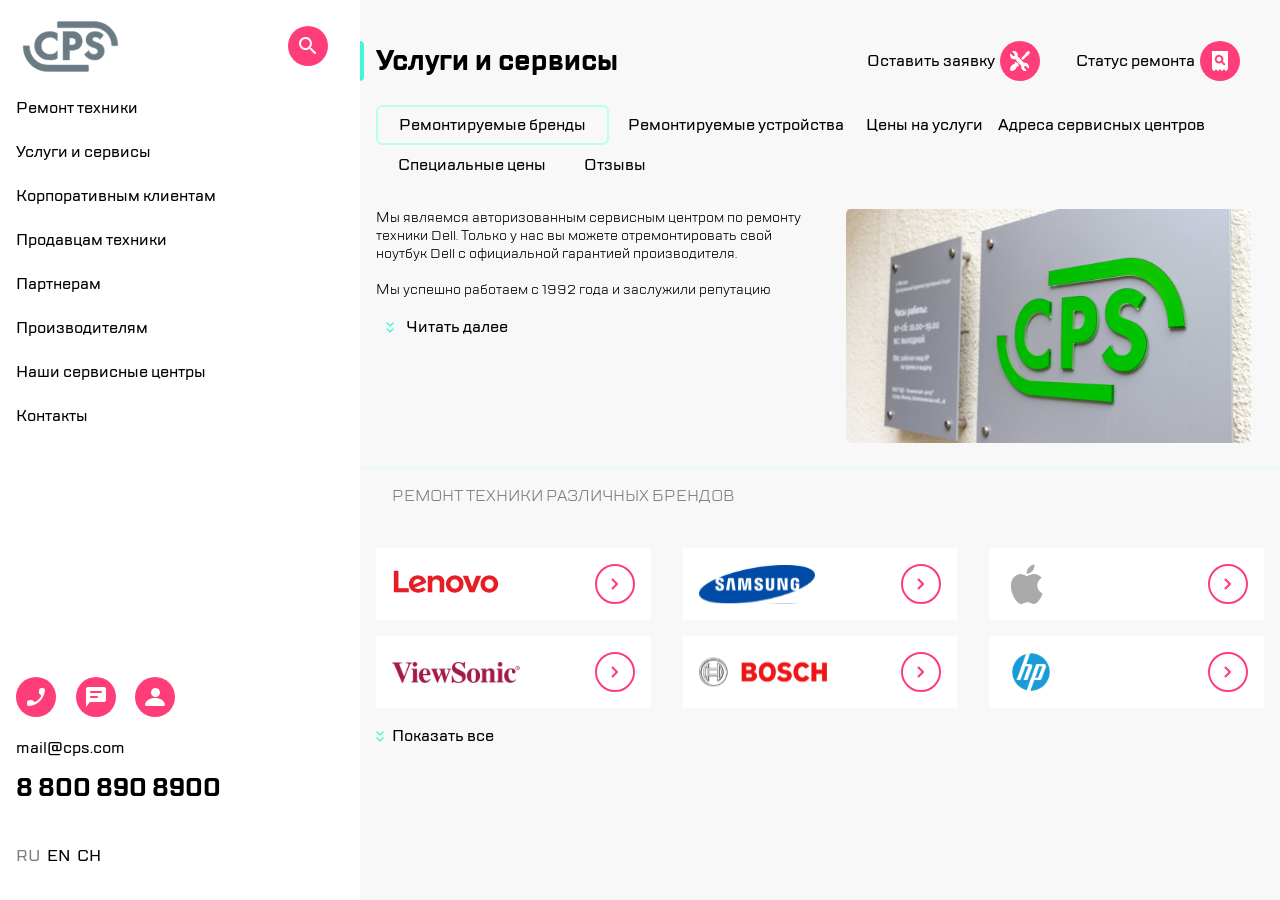
<file: index.html>
<html lang="ru" xmlns="http://www.w3.org/1999/html">
<head>
    <meta charset="UTF-8">
    <title>тест</title>
    <link rel="stylesheet" href="https://unpkg.com/swiper/swiper-bundle.min.css">
    <link href="style.css" rel="stylesheet"/>
    <script src="script.js"></script>
    <script src="https://unpkg.com/swiper/swiper-bundle.min.js"></script>
    <script src="swiper.js"></script>
    <meta content="text/html;charset=UTF-8" http-equiv="Content-type"/>
    <meta name="viewport" content="width=device-width, initial-scale=1.0">
</head>
<body>
<div class="app">
<div class="left-side">
    <div class="burger-menu">
        <div class="container-top">
            <div class="burger-menu__header">
                <div class="burger-menu__header-left">
                    <button class="burger-menu__exit-button" aria-label="кнопка выхода"></button>
                    <img  class="burger-menu__logo" src="img/logo.svg" alt="логотип компании">
                </div>
                <div class="burger-menu__header-right">
                    <div class="burger-menu__search">
                        <button class="burger-menu__search-button" aria-label="кнопка поиска"></button>
                    </div>
                </div>
            </div>
            <nav class="burger-menu__main">
                <ul>
                    <li class="burger-menu__item">
                        <a href="#" class="burger-menu__link" tabindex="0">Ремонт техники</a>
                    </li>
                    <li class="burger-menu__item">
                        <a href="#" class="burger-menu__link" tabindex="0">Услуги и сервисы</a>
                    </li>
                    <li class="burger-menu__item">
                        <a href="#" class="burger-menu__link" tabindex="0">Корпоративным клиентам</a>
                    </li>
                    <li class="burger-menu__item">
                        <a href="#" class="burger-menu__link" tabindex="0">Продавцам техники</a>
                    </li>
                    <li class="burger-menu__item">
                        <a href="#" class="burger-menu__link" tabindex="0">Партнерам</a>
                    </li>
                    <li class="burger-menu__item">
                        <a href="#" class="burger-menu__link" tabindex="0">Производителям</a>
                    </li>
                    <li class="burger-menu__item">
                        <a href="#" class="burger-menu__link" tabindex="0">Наши сервисные центры</a>
                    </li>
                    <li class="burger-menu__item">
                        <a href="#" class="burger-menu__link" tabindex="0">Контакты</a>
                    </li>
                </ul>
            </nav>
        </div>
        <div class="container-bottom">
            <div class="burger-menu__bottom">
                <div class="burger-menu__bottom-button">
                    <button class="telephone-button" aria-label="Telephone button"></button>
                    <button class="messages-button" aria-label="messages button"></button>
                    <button class="contact-button" aria-label="contact button"></button>
                </div>
                <div class="burger-menu__bottom-mail">
                    <a href="mailto:mail@cps.com">mail@cps.com</a>
                </div>
                <div class="burger-menu__bottom-telephone">
                    <a href="tel:+88008908900">8 800 890 8900</a>
                </div>
                <div class="burger-menu__bottom-languages">
                    <input type="radio" id="lang-ru" name="language" class="burger-menu__radio" checked>
                    <label for="lang-ru" class="burger-menu__bottom-languages-item burger-menu__bottom-languages-item--active">RU</label>

                    <input type="radio" id="lang-en" name="language" class="burger-menu__radio">
                    <label for="lang-en" class="burger-menu__bottom-languages-item">EN</label>

                    <input type="radio" id="lang-ch" name="language" class="burger-menu__radio">
                    <label for="lang-ch" class="burger-menu__bottom-languages-item">CH</label>
                </div>
            </div>
        </div>
    </div>
</div>
<div class="right-side">
<header class="header">
    <nav class="nav-bar">
        <div class="nav-bar__left-menu">
            <div class="nav-bar__burger">
                <button class="burger-button" aria-label="Menu"></button>
            </div>
            <div class="nav-bar__logo">
                <img  src="img/logo.svg" alt="логотип компании">
            </div>

        </div>
        <div class="nav-bar__right-menu">

            <div class="nav-bar__telephone">
                <button class="telephone-button" aria-label="Telephone button"></button>
            </div>

            <div class="nav-bar__messages">
                <button class="messages-button" aria-label="messages button"></button>
            </div>

            <div class="nav-bar__contact">
                <button class="contact-button" aria-label="contact button"></button>
            </div>

            <div class="nav-bar__repair">
                <button class="repair-button" aria-label="Repair button"></button>
            </div>

            <div class="nav-bar__check">
                <button class="check-status-button" aria-label="Check status button"></button>
            </div>
        </div>
    </nav>

</header>

<main class="main">
    <div class="title">
        <div class="title__left">
            <div class="title__effect"></div>
            <span class="title__text">Услуги и сервисы</span>
        </div>
        <div class="title__right">
            <div class="title__repair">
                <button class="title__repair-button" aria-label="Repair button">
                    <span class="title__repair-button-text" >Оставить заявку</span>
                    <span class="title__repair-button-logo-background"></span>
                </button>
            </div>
            <div class="title__check">
                <button class="title__check-status-button" aria-label="Check status button">
                    <span class="title__check-status-button-text" >Статус ремонта</span>
                    <span class="title__check-status-button-logo-background"></span>
                </button>
            </div>
        </div>
    </div>
    <nav class="lst-service" aria-label="Список услуг">
        <ul class="lst-service__list">
            <li class="lst-service__repaired">
                <a href="#" class="lst-service__link active" aria-label="Ремонтируемые бренды">Ремонтируемые бренды</a>
            </li>
            <li class="lst-service__additional-services">
                <a href="#" class="lst-service__link" aria-label="Ремонтируемые устройства">Ремонтируемые устройства</a>
            </li>
            <li class="lst-service__prices">
                <a href="#" class="lst-service__link" aria-label="Цены на услуги">Цены на услуги</a>
            </li>
            <li class="lst-service__addresses">
                <a href="#" class="lst-service__link" aria-label="Адреса сервисных центров">Адреса сервисных центров</a>
            </li>
            <li class="lst-service__special-prices">
                <a href="#" class="lst-service__link" aria-label="Специальные цены">Специальные цены</a>
            </li>
            <li class="lst-service__reviews">
                <a href="#" class="lst-service__link" aria-label="Отзывы">Отзывы</a>
            </li>
        </ul>
    </nav>
    <div class="content">
        <div class="content__left">
            <article class="content__description">
        <span>Мы являемся авторизованным сервисным центром по ремонту техники Dell. Только у нас вы можете отремонтировать свой ноутбук Dell с официальной гарантией производителя.</br></br>
            Мы успешно работаем с 1992 года и заслужили репутацию надежного партнера, что подтверждает большое количество постоянных клиентов. Мы гордимся тем, что к нам обращаются по рекомендациям и, в свою очередь, советуют нас родным и близким.</span>
            </article>
            <div class="content__read-more">
                <button class="content__read-more-button" aria-label="read more">
                    <span class="content__read-more-text">Читать далее</span>
                </button>
            </div>
        </div>
        <div class="content__right">
            <div class="content__decorative-image">
                <img src="img/backround.jpg" alt="информация о компании" class="content-image">
            </div>
        </div>
    </div>
    <div class="brand-menu">
        <div class="brand-menu__header">Ремонт техники различных брендов</div>
        <nav class="brand-menu__body swiper">
            <ul class="brand-menu__list swiper-wrapper">
                <li class="brand-menu__item swiper-slide">
                    <img class="brand-menu__item-img" src="img/lenovo.svg" alt="lenovo">
                    <a href="#" class="brand-menu__item-button"></a>
                </li>
                <li class="brand-menu__item swiper-slide">
                    <img class="brand-menu__item-img" src="img/samsung.svg" alt="samsung">
                    <a href="#" class="brand-menu__item-button"></a>
                </li>
                <li class="brand-menu__item swiper-slide">
                    <img class="brand-menu__item-img" src="img/apple.svg" alt="apple">
                    <a href="#" class="brand-menu__item-button"></a>
                </li>
                <li class="brand-menu__item swiper-slide">
                    <img class="brand-menu__item-img" src="img/ViewSonic.svg" alt="viewsonic">
                    <a href="#" class="brand-menu__item-button"></a>
                </li>
                <li class="brand-menu__item swiper-slide">
                    <img class="brand-menu__item-img" src="img/bosch.svg" alt="bosch">
                    <a href="#" class="brand-menu__item-button"></a>
                </li>
                <li class="brand-menu__item swiper-slide">
                    <img class="brand-menu__item-img" src="img/hp.svg" alt="hp">
                    <a href="#" class="brand-menu__item-button"></a>
                </li>
                <li class="brand-menu__item swiper-slide">
                    <img class="brand-menu__item-img" src="img/acer.svg" alt="acer">
                    <a href="#" class="brand-menu__item-button"></a>
                </li>
                <li class="brand-menu__item swiper-slide">
                    <img class="brand-menu__item-img" src="img/sony.svg" alt="sony">
                    <a href="#" class="brand-menu__item-button"></a>
                </li>
                <li class="brand-menu__item swiper-slide">
                    <img class="brand-menu__item-img" src="img/lenovo.svg" alt="lenovo">
                    <a href="#" class="brand-menu__item-button"></a>
                </li>
                <li class="brand-menu__item swiper-slide">
                    <img class="brand-menu__item-img" src="img/samsung.svg" alt="samsung">
                    <a href="#" class="brand-menu__item-button"></a>
                </li>
                <li class="brand-menu__item swiper-slide">
                    <img class="brand-menu__item-img" src="img/apple.svg" alt="apple">
                    <a href="#" class="brand-menu__item-button"></a>
                </li>
            </ul>
            <div class="swiper-pagination"></div>
        </nav>
        <button class="brand-menu__toggle">
            <span class="toggle-text">Показать все</span>
        </button>
    </div>
</main>
</div>
</div>
</body>
</html>
</file>
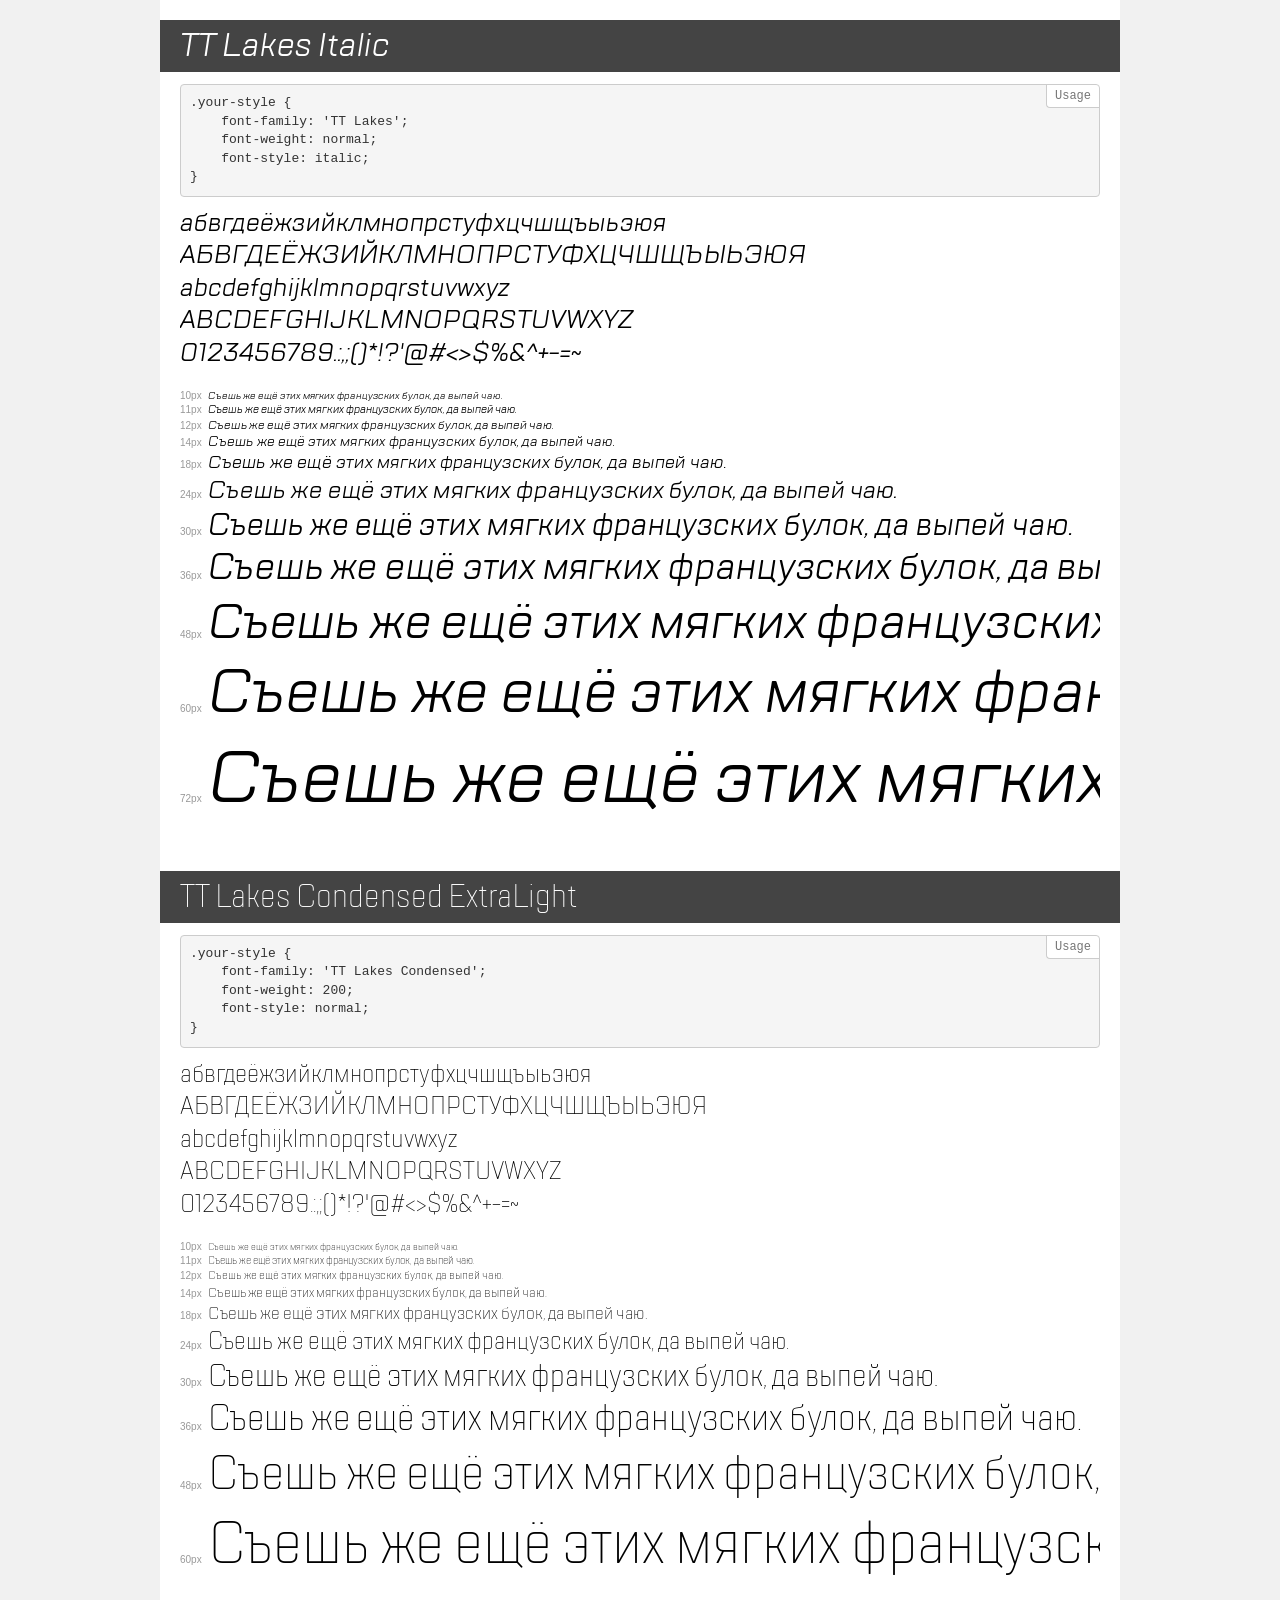
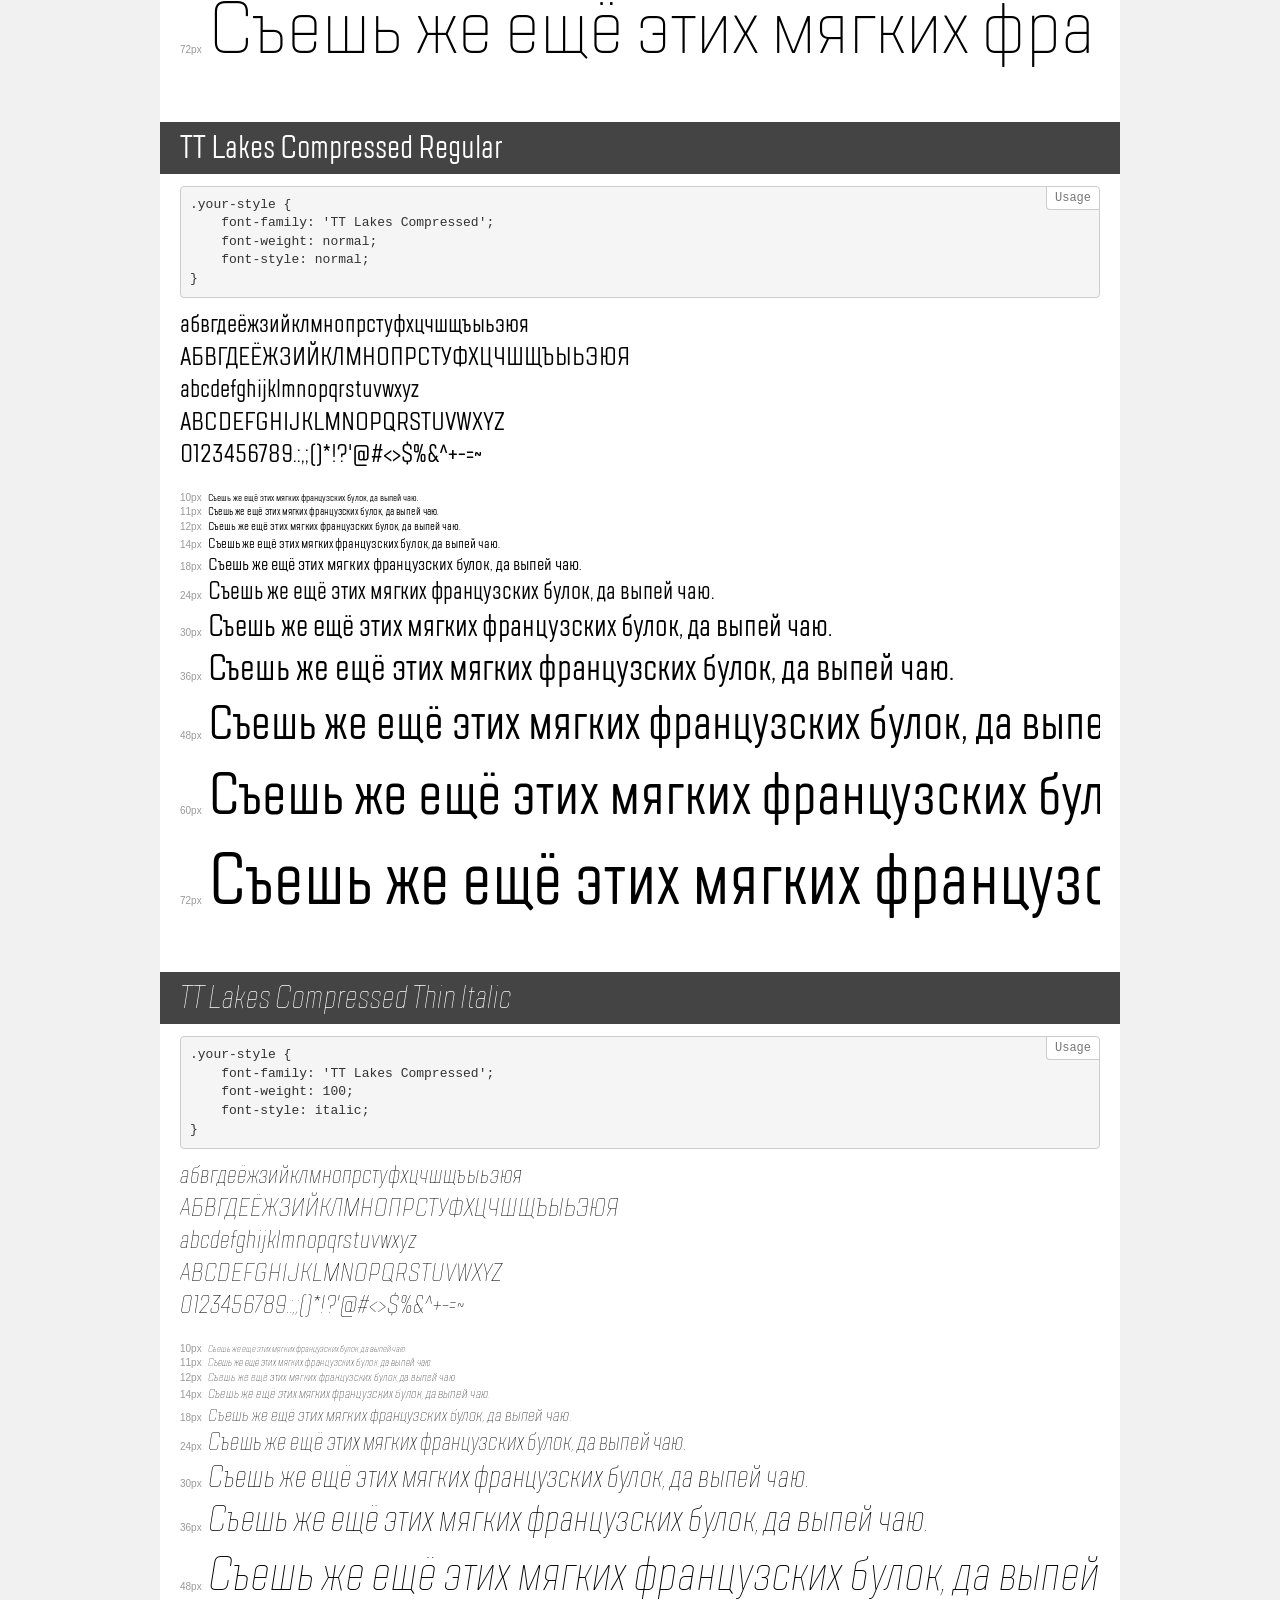
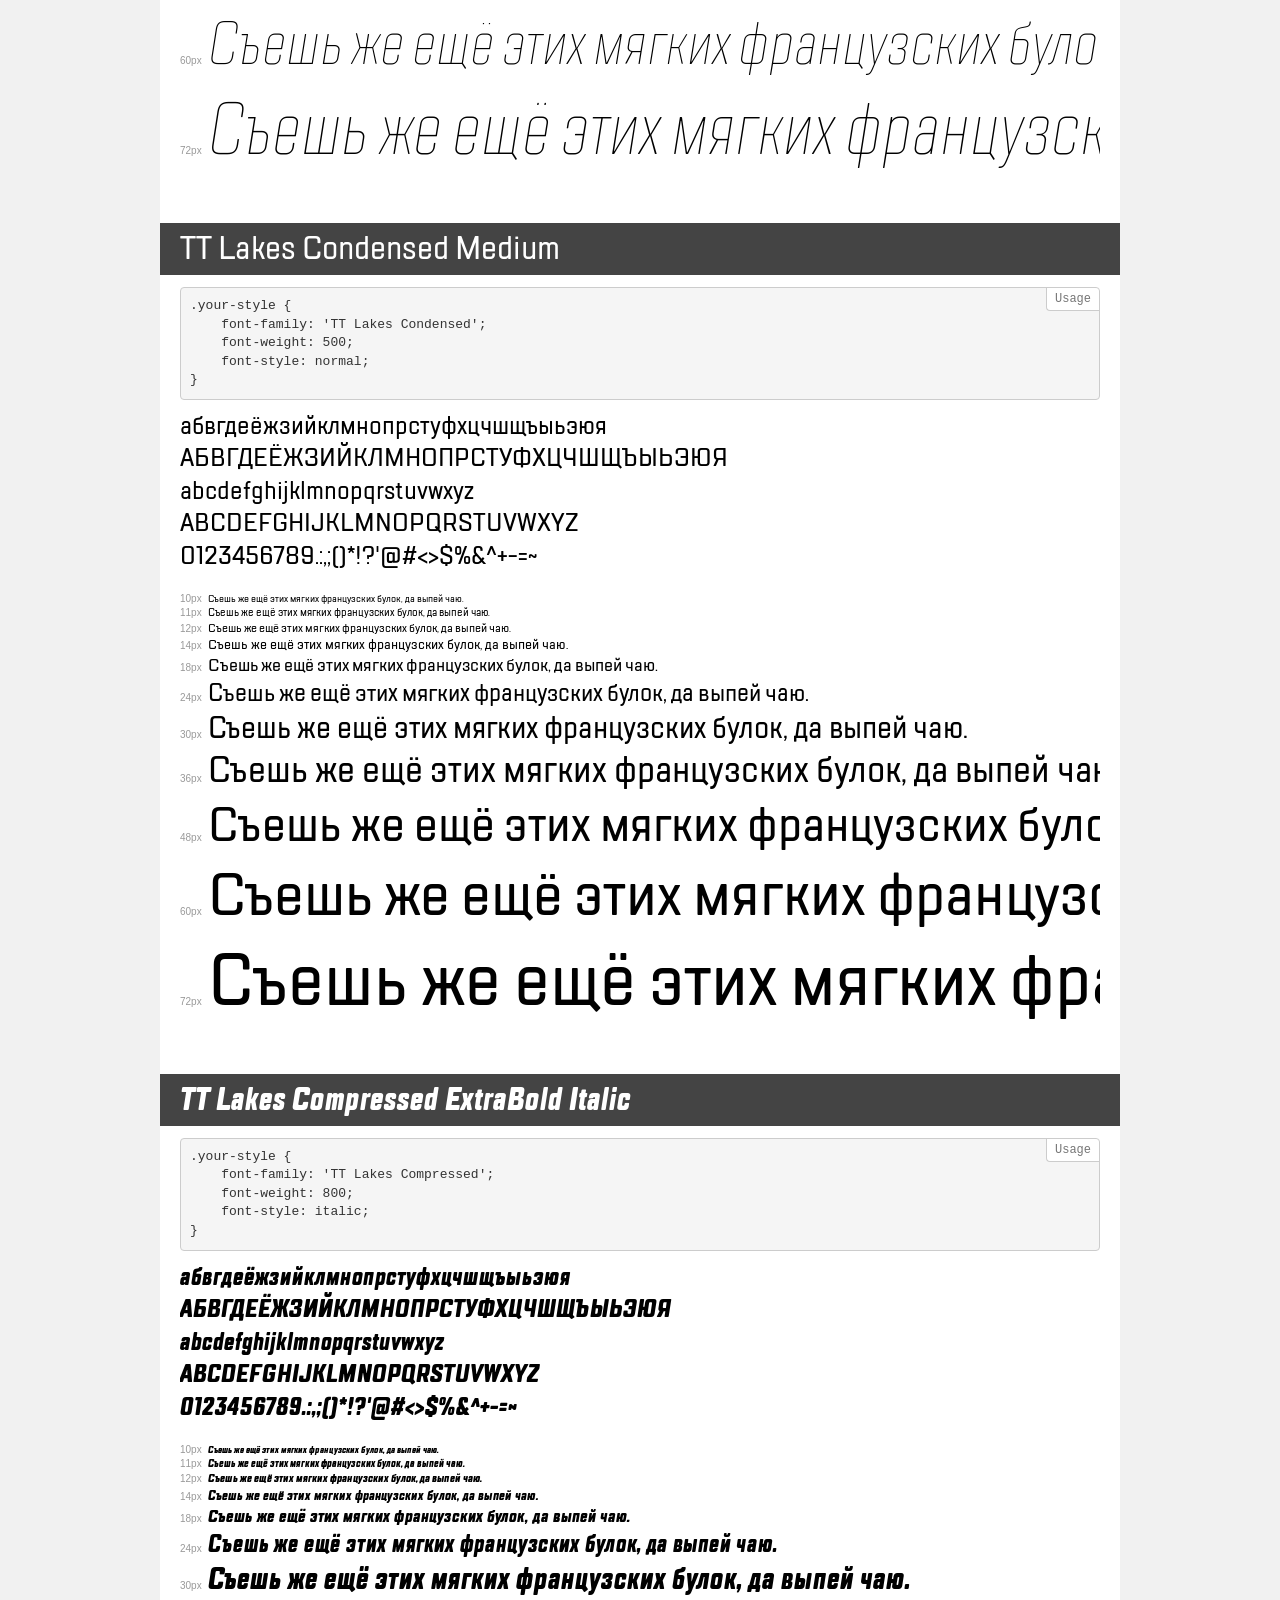
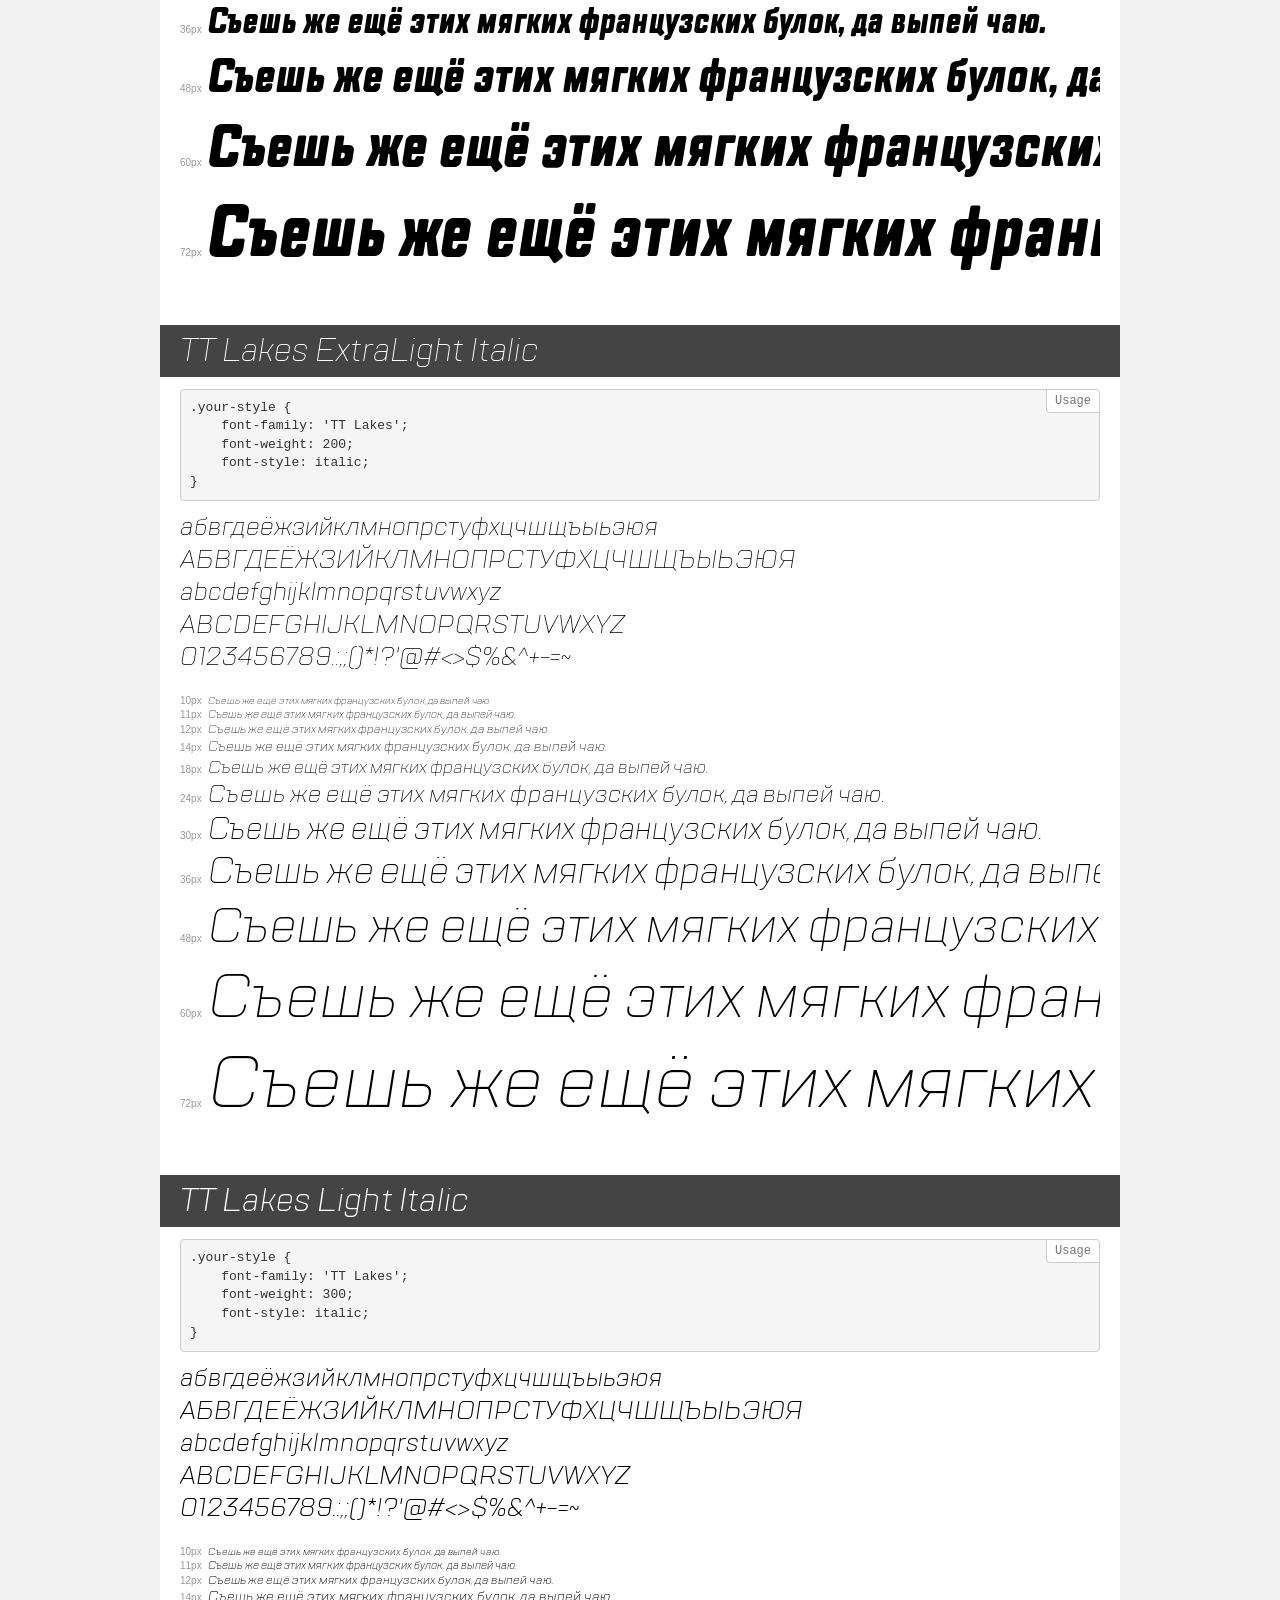
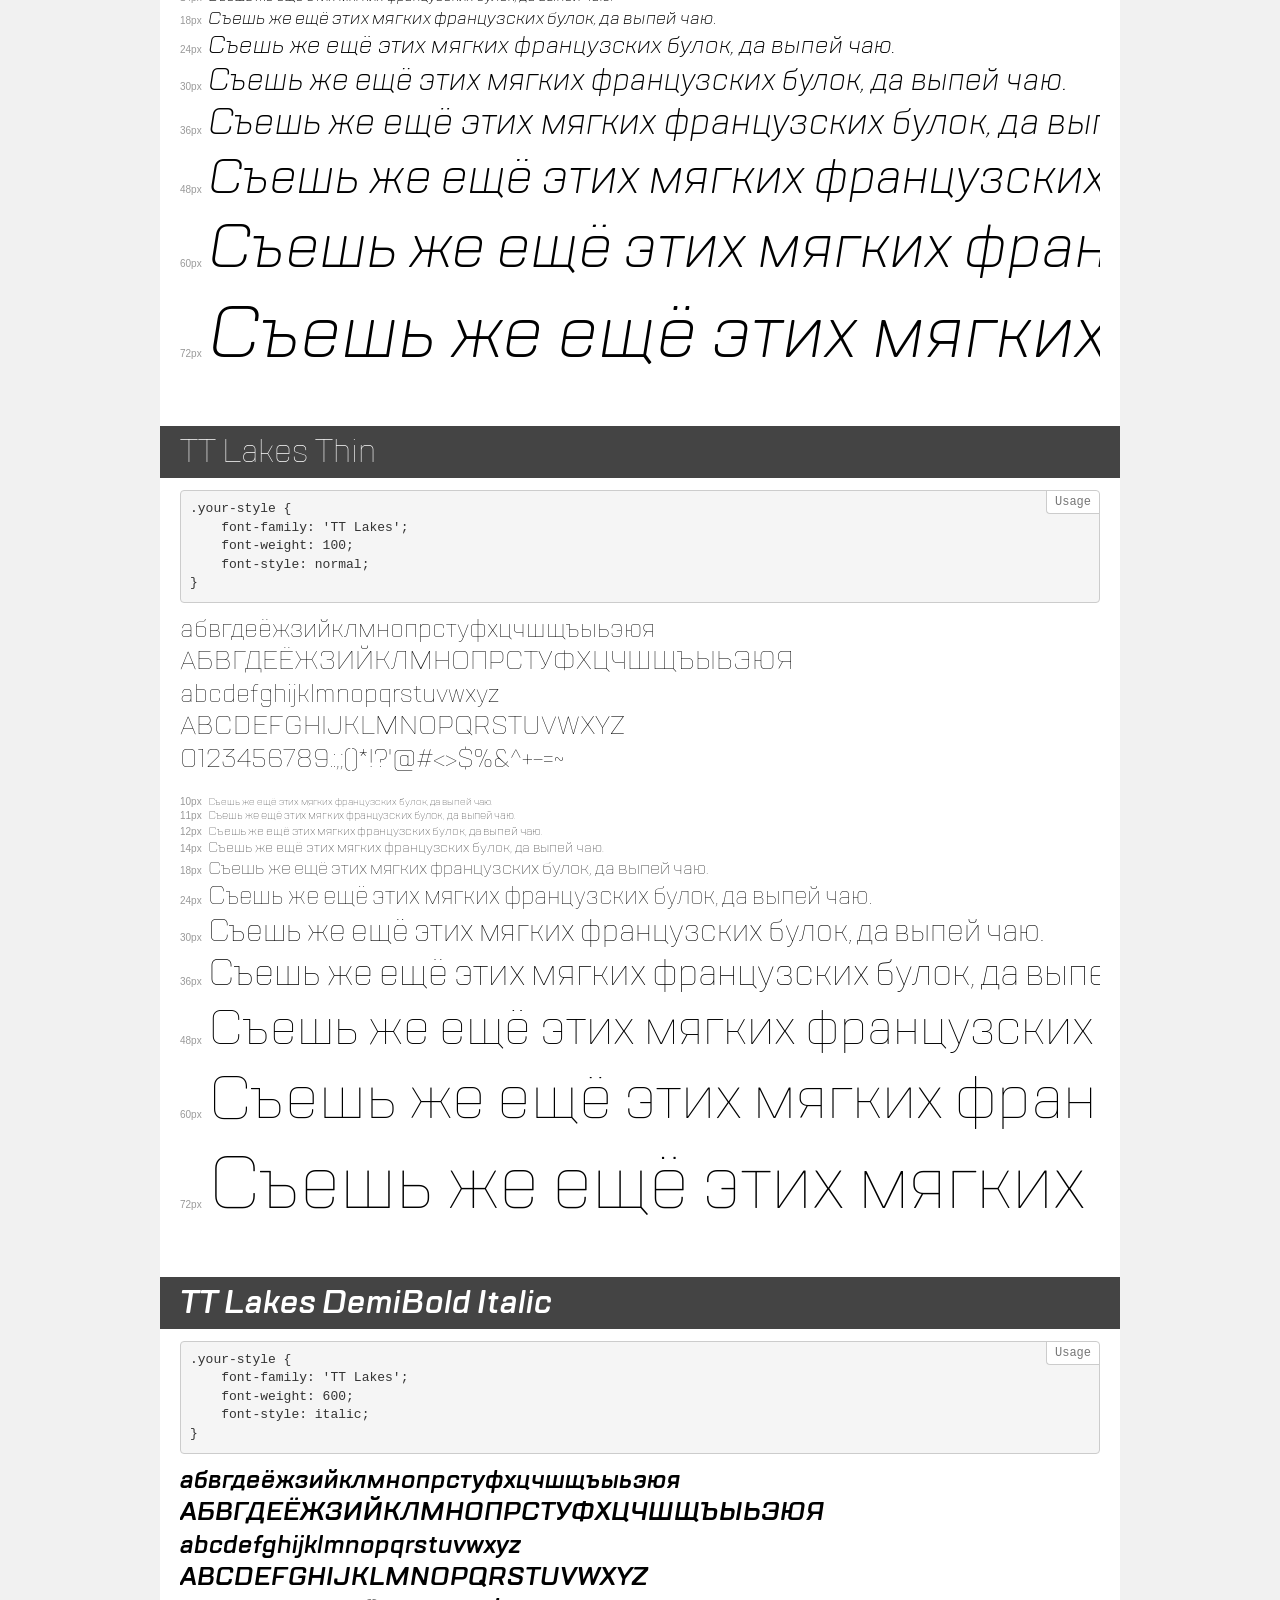
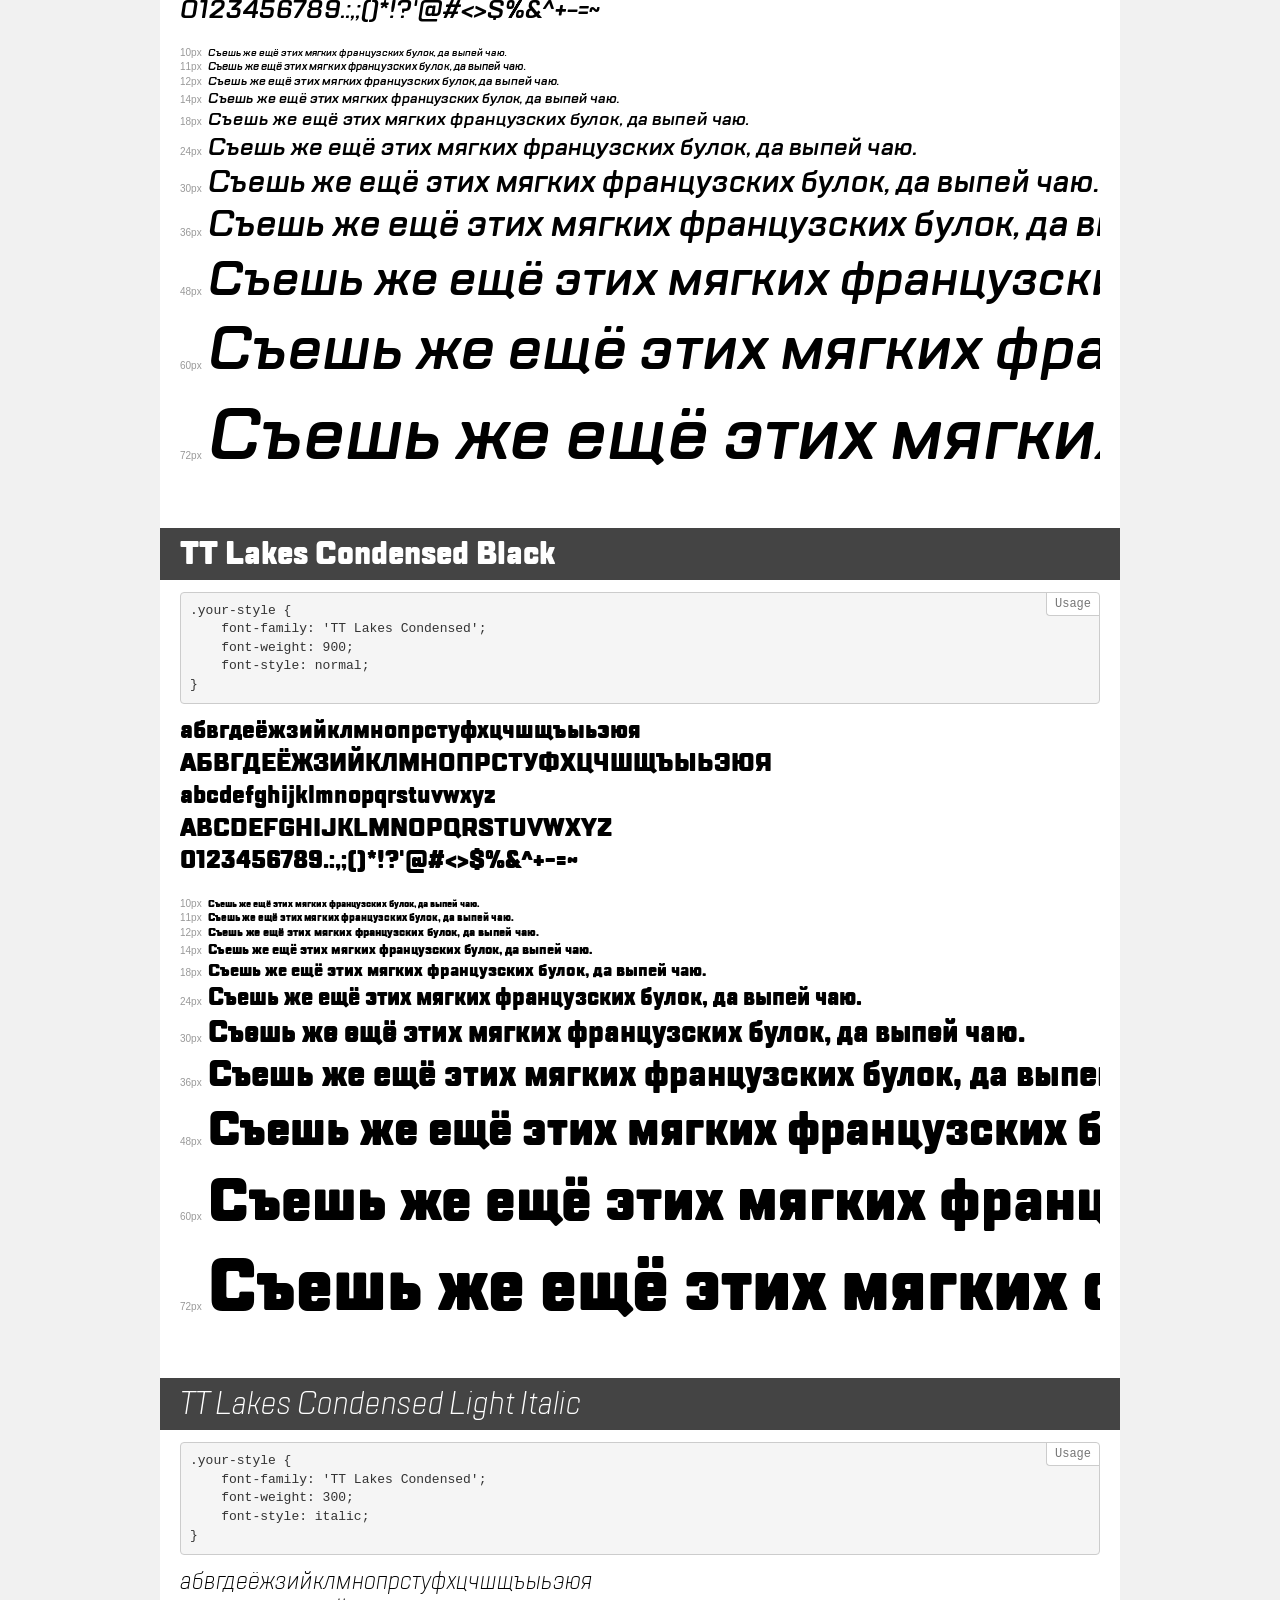
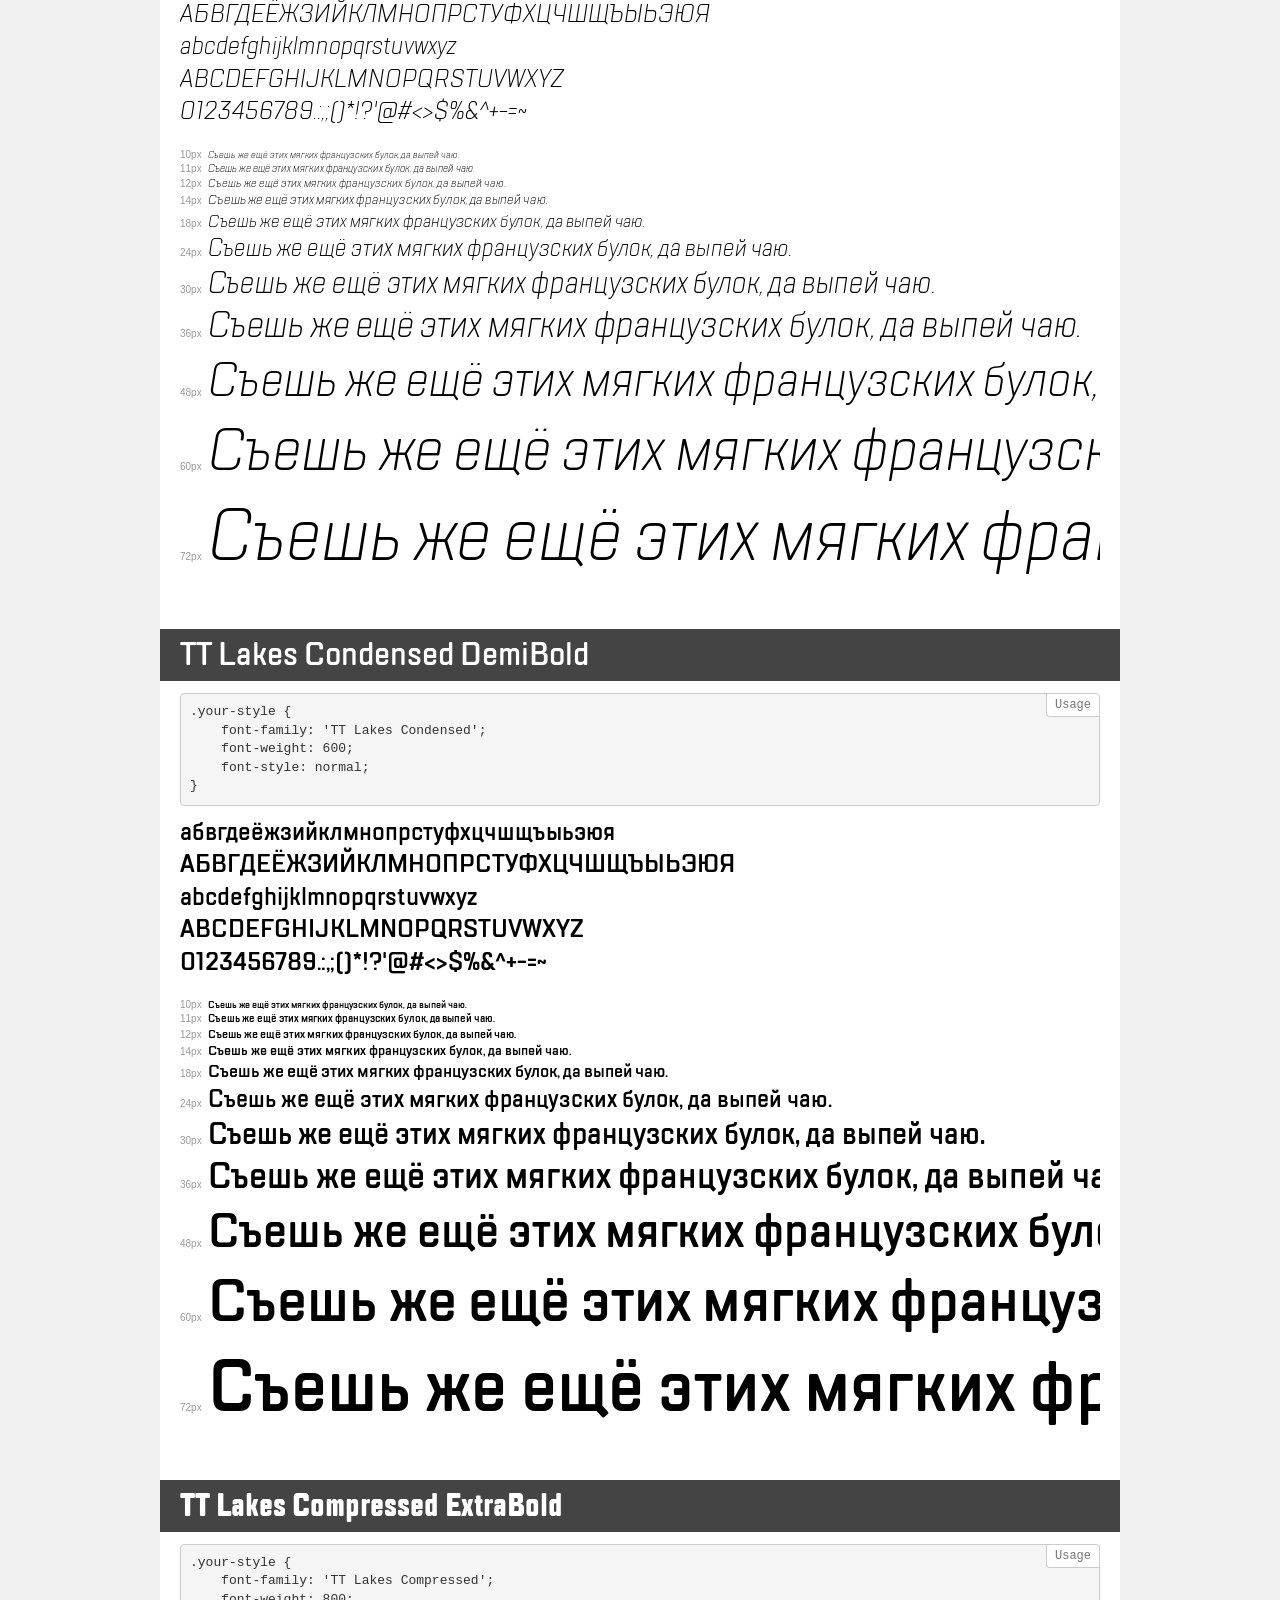
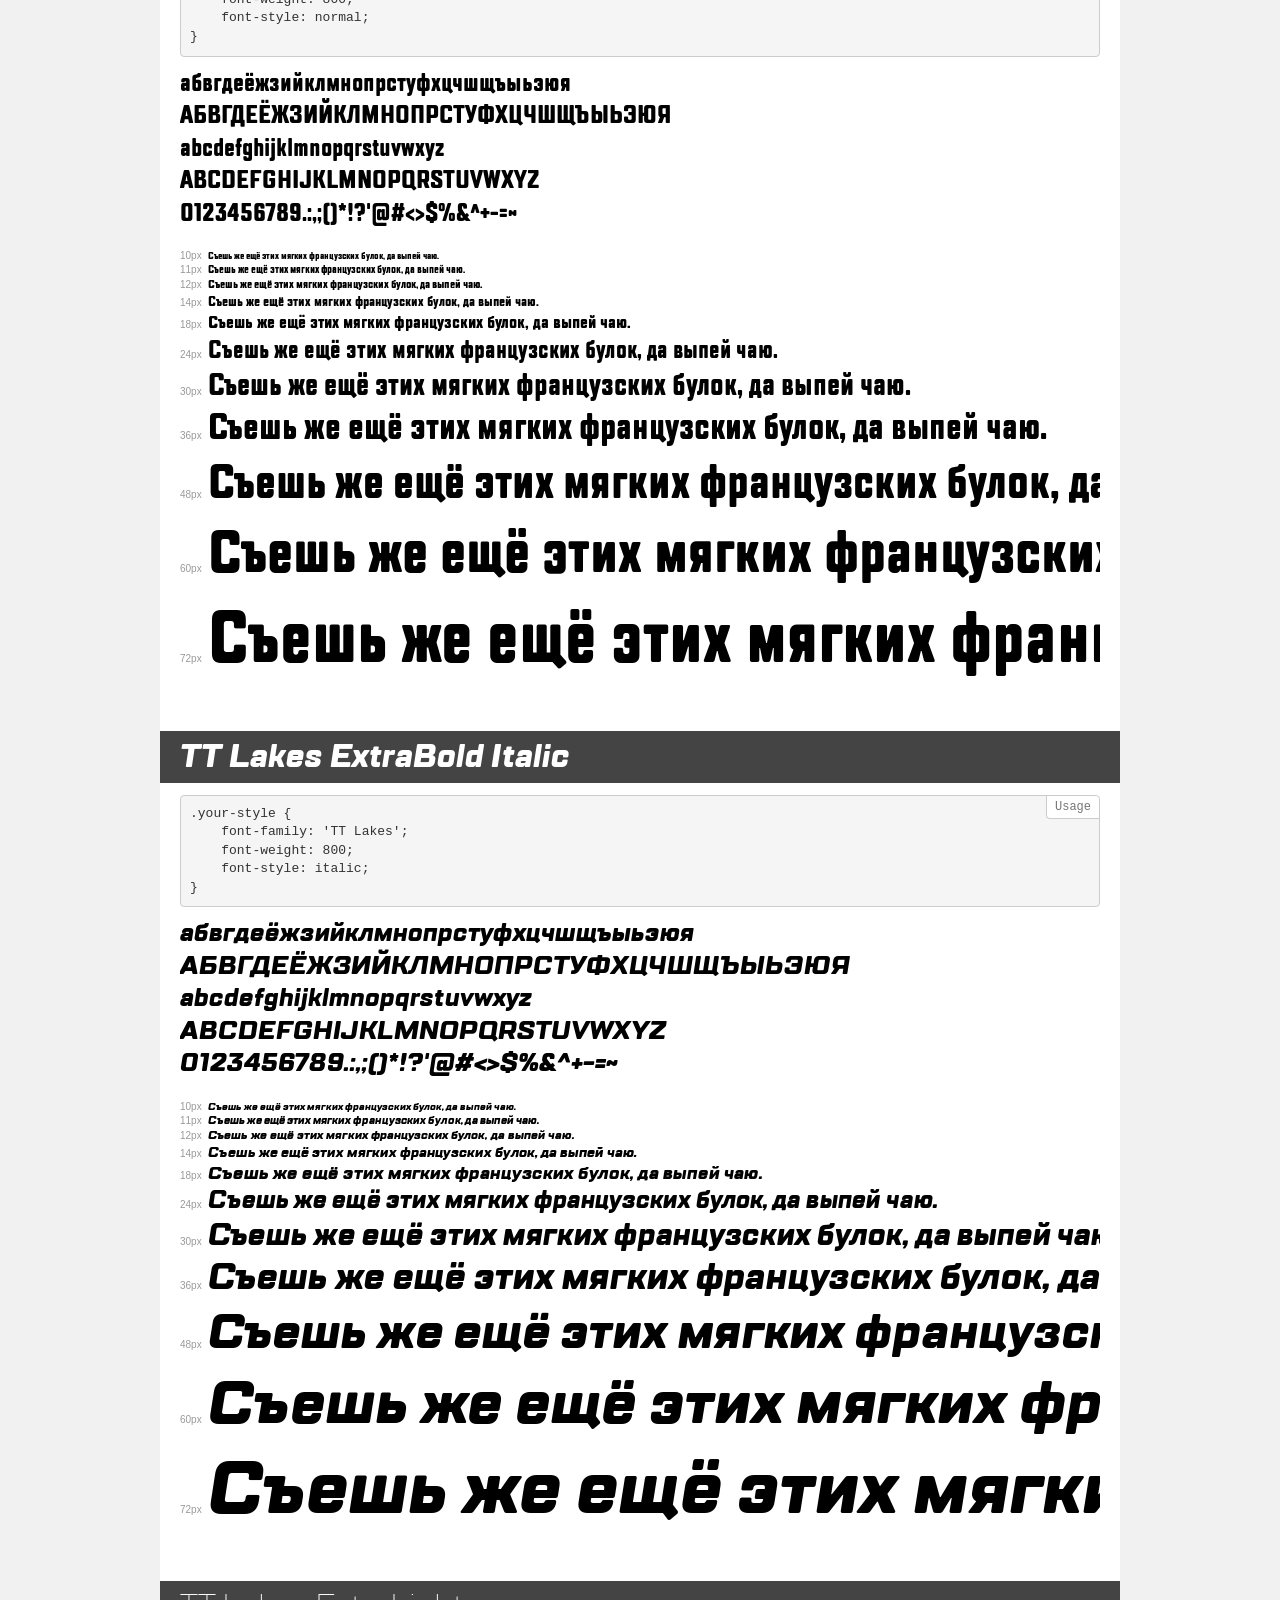
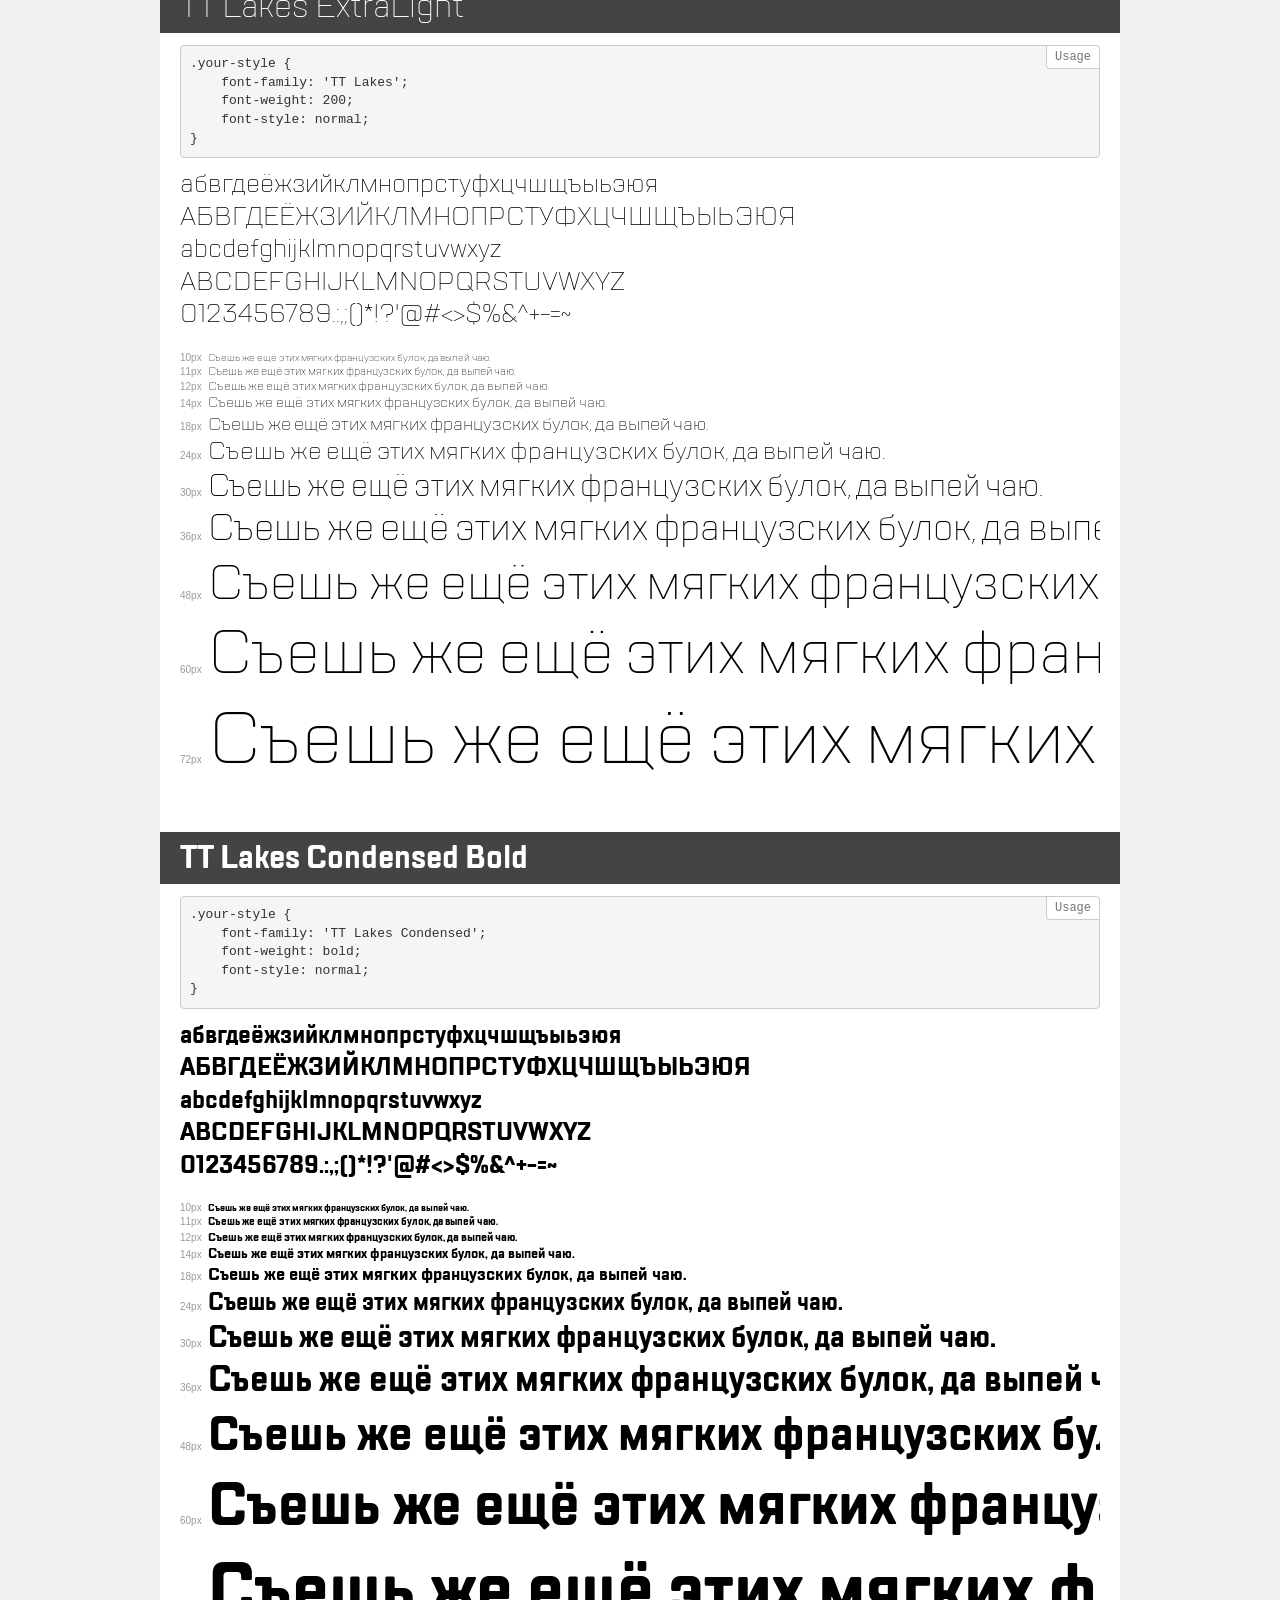
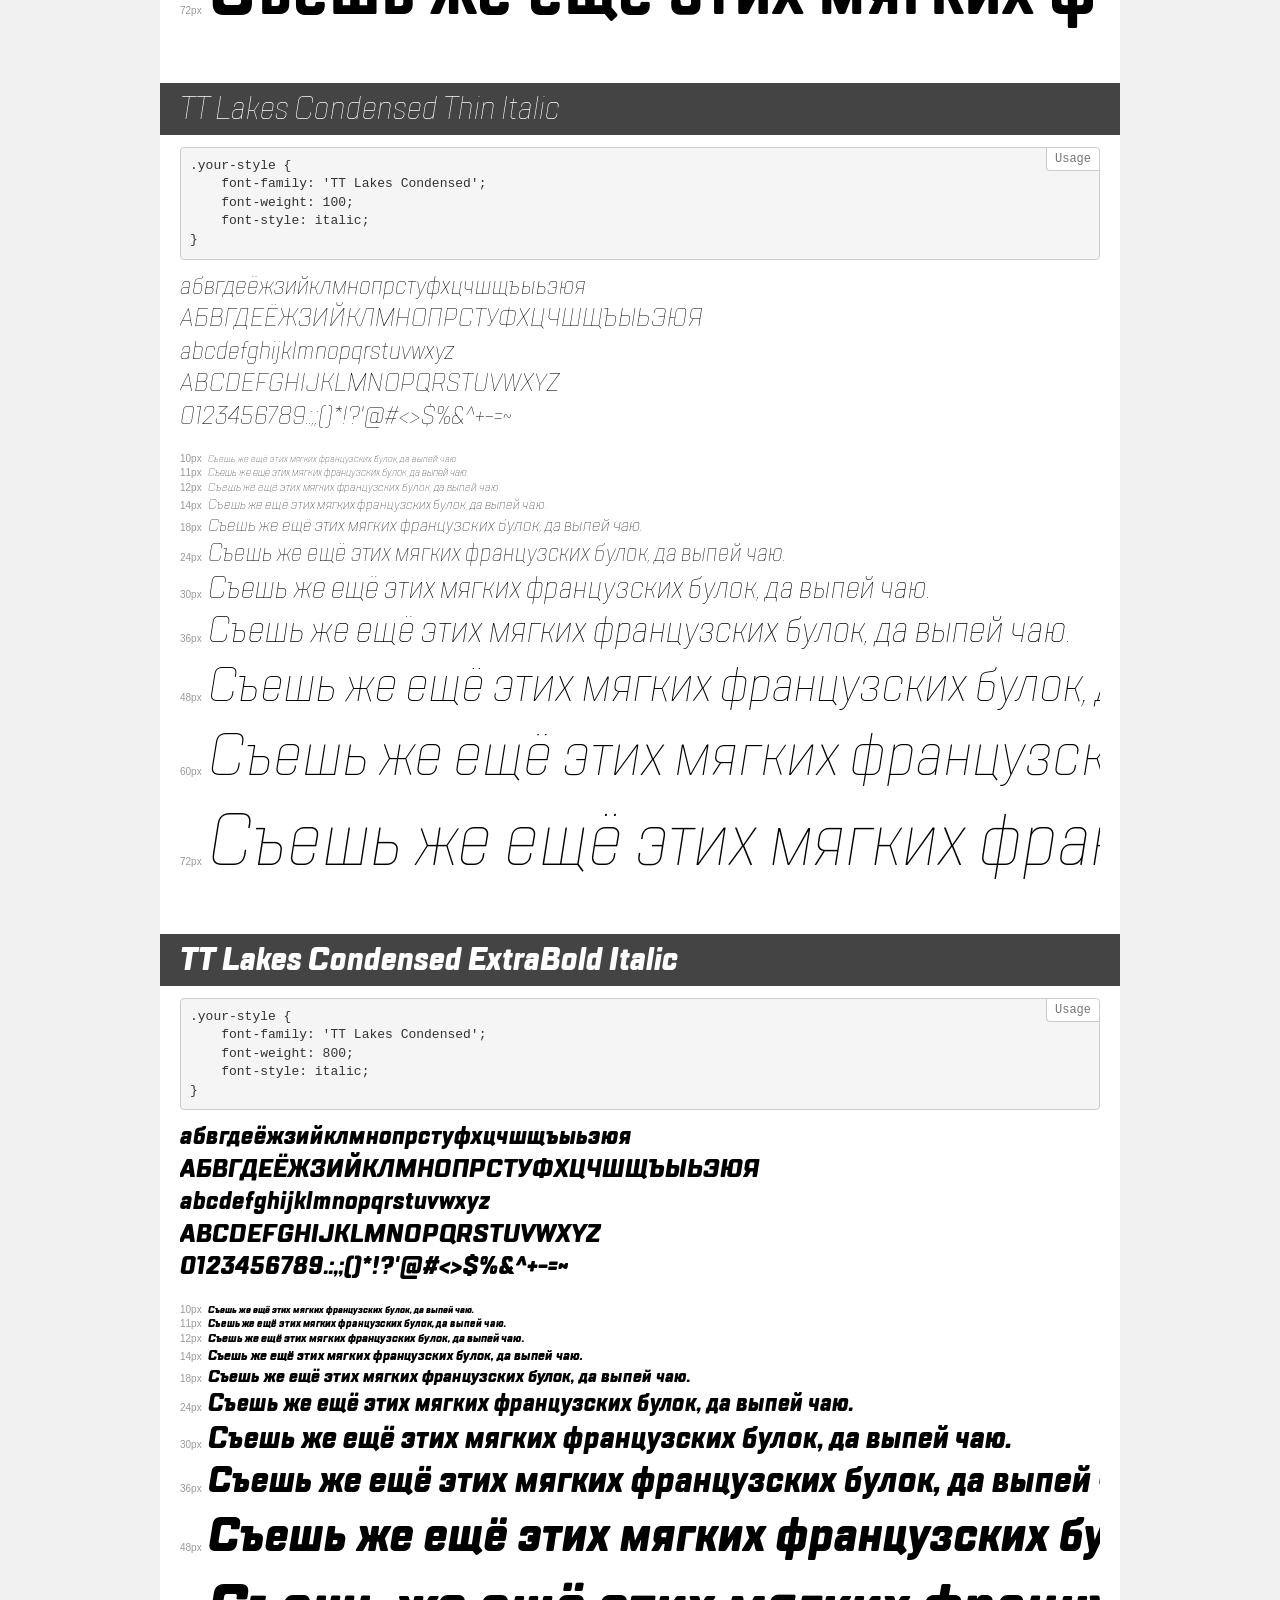
<file: fonts/demo.html>
<!DOCTYPE html>
<html>
<head>
    <meta charset="utf-8">
    <meta http-equiv="X-UA-Compatible" content="IE=edge">
    <meta name="viewport" content="width=device-width, initial-scale=1">
    <meta name="robots" content="noindex, noarchive">
    <meta name="format-detection" content="telephone=no">
    <title>Transfonter demo</title>
    <link href="stylesheet.css" rel="stylesheet">
    <style>
        /*
        http://meyerweb.com/eric/tools/css/reset/
        v2.0 | 20110126
        License: none (public domain)
        */
        html, body, div, span, applet, object, iframe,
        h1, h2, h3, h4, h5, h6, p, blockquote, pre,
        a, abbr, acronym, address, big, cite, code,
        del, dfn, em, img, ins, kbd, q, s, samp,
        small, strike, strong, sub, sup, tt, var,
        b, u, i, center,
        dl, dt, dd, ol, ul, li,
        fieldset, form, label, legend,
        table, caption, tbody, tfoot, thead, tr, th, td,
        article, aside, canvas, details, embed,
        figure, figcaption, footer, header, hgroup,
        menu, nav, output, ruby, section, summary,
        time, mark, audio, video {
            margin: 0;
            padding: 0;
            border: 0;
            font-size: 100%;
            font: inherit;
            vertical-align: baseline;
        }
        /* HTML5 display-role reset for older browsers */
        article, aside, details, figcaption, figure,
        footer, header, hgroup, menu, nav, section {
            display: block;
        }
        body {
            line-height: 1;
        }
        ol, ul {
            list-style: none;
        }
        blockquote, q {
            quotes: none;
        }
        blockquote:before, blockquote:after,
        q:before, q:after {
            content: '';
            content: none;
        }
        table {
            border-collapse: collapse;
            border-spacing: 0;
        }
        /* common styles */
        body {
            background: #f1f1f1;
            color: #000;
        }
        .page {
            background: #fff;
            width: 920px;
            margin: 0 auto;
            padding: 20px 20px 0 20px;
            overflow: hidden;
        }
        .font-container {
            overflow-x: auto;
            overflow-y: hidden;
            margin-bottom: 40px;
            line-height: 1.3;
            white-space: nowrap;
            padding-bottom: 5px;
        }
        h1 {
            position: relative;
            background: #444;
            font-size: 32px;
            color: #fff;
            padding: 10px 20px;
            margin: 0 -20px 12px -20px;
        }
        .letters {
            font-size: 25px;
            margin-bottom: 20px;
        }
        .s10:before {
            content: '10px';
        }
        .s11:before {
            content: '11px';
        }
        .s12:before {
            content: '12px';
        }
        .s14:before {
            content: '14px';
        }
        .s18:before {
            content: '18px';
        }
        .s24:before {
            content: '24px';
        }
        .s30:before {
            content: '30px';
        }
        .s36:before {
            content: '36px';
        }
        .s48:before {
            content: '48px';
        }
        .s60:before {
            content: '60px';
        }
        .s72:before {
            content: '72px';
        }
        .s10:before, .s11:before, .s12:before, .s14:before,
        .s18:before, .s24:before, .s30:before, .s36:before,
        .s48:before, .s60:before, .s72:before {
            font-family: Arial, sans-serif;
            font-size: 10px;
            font-weight: normal;
            font-style: normal;
            color: #999;
            padding-right: 6px;
        }
        pre {
            display: block;
            position: relative;
            padding: 9px;
            margin: 0 0 10px;
            font-family: Monaco, Menlo, Consolas, "Courier New", monospace !important;
            font-size: 13px;
            line-height: 1.428571429;
            color: #333;
            font-weight: normal !important;
            font-style: normal !important;
            background-color: #f5f5f5;
            border: 1px solid #ccc;
            overflow-x: auto;
            border-radius: 4px;
        }
        pre:after {
            display: block;
            position: absolute;
            right: 0;
            top: 0;
            content: 'Usage';
            line-height: 1;
            padding: 5px 8px;
            font-size: 12px;
            color: #767676;
            background-color: #fff;
            border: 1px solid #ccc;
            border-right: none;
            border-top: none;
            border-radius: 0 4px 0 4px;
            z-index: 10;
        }
        /* responsive */
        @media (max-width: 959px) {
            .page {
                width: auto;
                margin: 0;
            }
        }
    </style>
</head>
<body>
<div class="page">
    <div class="demo" style="font-family: 'TT Lakes'; font-weight: normal; font-style: italic;">
        <h1>TT Lakes Italic</h1>
        <pre>.your-style {
    font-family: 'TT Lakes';
    font-weight: normal;
    font-style: italic;
}</pre>
        <div class="font-container">
            <p class="letters">
                абвгдеёжзийклмнопрстуфхцчшщъыьэюя<br>
АБВГДЕЁЖЗИЙКЛМНОПРСТУФХЦЧШЩЪЫЬЭЮЯ<br>
abcdefghijklmnopqrstuvwxyz<br>
ABCDEFGHIJKLMNOPQRSTUVWXYZ<br>
                0123456789.:,;()*!?'@#<>$%&^+-=~
            </p>
            <p class="s10" style="font-size: 10px;">Съешь же ещё этих мягких французских булок, да выпей чаю.</p>
            <p class="s11" style="font-size: 11px;">Съешь же ещё этих мягких французских булок, да выпей чаю.</p>
            <p class="s12" style="font-size: 12px;">Съешь же ещё этих мягких французских булок, да выпей чаю.</p>
            <p class="s14" style="font-size: 14px;">Съешь же ещё этих мягких французских булок, да выпей чаю.</p>
            <p class="s18" style="font-size: 18px;">Съешь же ещё этих мягких французских булок, да выпей чаю.</p>
            <p class="s24" style="font-size: 24px;">Съешь же ещё этих мягких французских булок, да выпей чаю.</p>
            <p class="s30" style="font-size: 30px;">Съешь же ещё этих мягких французских булок, да выпей чаю.</p>
            <p class="s36" style="font-size: 36px;">Съешь же ещё этих мягких французских булок, да выпей чаю.</p>
            <p class="s48" style="font-size: 48px;">Съешь же ещё этих мягких французских булок, да выпей чаю.</p>
            <p class="s60" style="font-size: 60px;">Съешь же ещё этих мягких французских булок, да выпей чаю.</p>
            <p class="s72" style="font-size: 72px;">Съешь же ещё этих мягких французских булок, да выпей чаю.</p>
        </div>
    </div>
    <div class="demo" style="font-family: 'TT Lakes Condensed'; font-weight: 200; font-style: normal;">
        <h1>TT Lakes Condensed ExtraLight</h1>
        <pre>.your-style {
    font-family: 'TT Lakes Condensed';
    font-weight: 200;
    font-style: normal;
}</pre>
        <div class="font-container">
            <p class="letters">
                абвгдеёжзийклмнопрстуфхцчшщъыьэюя<br>
АБВГДЕЁЖЗИЙКЛМНОПРСТУФХЦЧШЩЪЫЬЭЮЯ<br>
abcdefghijklmnopqrstuvwxyz<br>
ABCDEFGHIJKLMNOPQRSTUVWXYZ<br>
                0123456789.:,;()*!?'@#<>$%&^+-=~
            </p>
            <p class="s10" style="font-size: 10px;">Съешь же ещё этих мягких французских булок, да выпей чаю.</p>
            <p class="s11" style="font-size: 11px;">Съешь же ещё этих мягких французских булок, да выпей чаю.</p>
            <p class="s12" style="font-size: 12px;">Съешь же ещё этих мягких французских булок, да выпей чаю.</p>
            <p class="s14" style="font-size: 14px;">Съешь же ещё этих мягких французских булок, да выпей чаю.</p>
            <p class="s18" style="font-size: 18px;">Съешь же ещё этих мягких французских булок, да выпей чаю.</p>
            <p class="s24" style="font-size: 24px;">Съешь же ещё этих мягких французских булок, да выпей чаю.</p>
            <p class="s30" style="font-size: 30px;">Съешь же ещё этих мягких французских булок, да выпей чаю.</p>
            <p class="s36" style="font-size: 36px;">Съешь же ещё этих мягких французских булок, да выпей чаю.</p>
            <p class="s48" style="font-size: 48px;">Съешь же ещё этих мягких французских булок, да выпей чаю.</p>
            <p class="s60" style="font-size: 60px;">Съешь же ещё этих мягких французских булок, да выпей чаю.</p>
            <p class="s72" style="font-size: 72px;">Съешь же ещё этих мягких французских булок, да выпей чаю.</p>
        </div>
    </div>
    <div class="demo" style="font-family: 'TT Lakes Compressed'; font-weight: normal; font-style: normal;">
        <h1>TT Lakes Compressed Regular</h1>
        <pre>.your-style {
    font-family: 'TT Lakes Compressed';
    font-weight: normal;
    font-style: normal;
}</pre>
        <div class="font-container">
            <p class="letters">
                абвгдеёжзийклмнопрстуфхцчшщъыьэюя<br>
АБВГДЕЁЖЗИЙКЛМНОПРСТУФХЦЧШЩЪЫЬЭЮЯ<br>
abcdefghijklmnopqrstuvwxyz<br>
ABCDEFGHIJKLMNOPQRSTUVWXYZ<br>
                0123456789.:,;()*!?'@#<>$%&^+-=~
            </p>
            <p class="s10" style="font-size: 10px;">Съешь же ещё этих мягких французских булок, да выпей чаю.</p>
            <p class="s11" style="font-size: 11px;">Съешь же ещё этих мягких французских булок, да выпей чаю.</p>
            <p class="s12" style="font-size: 12px;">Съешь же ещё этих мягких французских булок, да выпей чаю.</p>
            <p class="s14" style="font-size: 14px;">Съешь же ещё этих мягких французских булок, да выпей чаю.</p>
            <p class="s18" style="font-size: 18px;">Съешь же ещё этих мягких французских булок, да выпей чаю.</p>
            <p class="s24" style="font-size: 24px;">Съешь же ещё этих мягких французских булок, да выпей чаю.</p>
            <p class="s30" style="font-size: 30px;">Съешь же ещё этих мягких французских булок, да выпей чаю.</p>
            <p class="s36" style="font-size: 36px;">Съешь же ещё этих мягких французских булок, да выпей чаю.</p>
            <p class="s48" style="font-size: 48px;">Съешь же ещё этих мягких французских булок, да выпей чаю.</p>
            <p class="s60" style="font-size: 60px;">Съешь же ещё этих мягких французских булок, да выпей чаю.</p>
            <p class="s72" style="font-size: 72px;">Съешь же ещё этих мягких французских булок, да выпей чаю.</p>
        </div>
    </div>
    <div class="demo" style="font-family: 'TT Lakes Compressed'; font-weight: 100; font-style: italic;">
        <h1>TT Lakes Compressed Thin Italic</h1>
        <pre>.your-style {
    font-family: 'TT Lakes Compressed';
    font-weight: 100;
    font-style: italic;
}</pre>
        <div class="font-container">
            <p class="letters">
                абвгдеёжзийклмнопрстуфхцчшщъыьэюя<br>
АБВГДЕЁЖЗИЙКЛМНОПРСТУФХЦЧШЩЪЫЬЭЮЯ<br>
abcdefghijklmnopqrstuvwxyz<br>
ABCDEFGHIJKLMNOPQRSTUVWXYZ<br>
                0123456789.:,;()*!?'@#<>$%&^+-=~
            </p>
            <p class="s10" style="font-size: 10px;">Съешь же ещё этих мягких французских булок, да выпей чаю.</p>
            <p class="s11" style="font-size: 11px;">Съешь же ещё этих мягких французских булок, да выпей чаю.</p>
            <p class="s12" style="font-size: 12px;">Съешь же ещё этих мягких французских булок, да выпей чаю.</p>
            <p class="s14" style="font-size: 14px;">Съешь же ещё этих мягких французских булок, да выпей чаю.</p>
            <p class="s18" style="font-size: 18px;">Съешь же ещё этих мягких французских булок, да выпей чаю.</p>
            <p class="s24" style="font-size: 24px;">Съешь же ещё этих мягких французских булок, да выпей чаю.</p>
            <p class="s30" style="font-size: 30px;">Съешь же ещё этих мягких французских булок, да выпей чаю.</p>
            <p class="s36" style="font-size: 36px;">Съешь же ещё этих мягких французских булок, да выпей чаю.</p>
            <p class="s48" style="font-size: 48px;">Съешь же ещё этих мягких французских булок, да выпей чаю.</p>
            <p class="s60" style="font-size: 60px;">Съешь же ещё этих мягких французских булок, да выпей чаю.</p>
            <p class="s72" style="font-size: 72px;">Съешь же ещё этих мягких французских булок, да выпей чаю.</p>
        </div>
    </div>
    <div class="demo" style="font-family: 'TT Lakes Condensed'; font-weight: 500; font-style: normal;">
        <h1>TT Lakes Condensed Medium</h1>
        <pre>.your-style {
    font-family: 'TT Lakes Condensed';
    font-weight: 500;
    font-style: normal;
}</pre>
        <div class="font-container">
            <p class="letters">
                абвгдеёжзийклмнопрстуфхцчшщъыьэюя<br>
АБВГДЕЁЖЗИЙКЛМНОПРСТУФХЦЧШЩЪЫЬЭЮЯ<br>
abcdefghijklmnopqrstuvwxyz<br>
ABCDEFGHIJKLMNOPQRSTUVWXYZ<br>
                0123456789.:,;()*!?'@#<>$%&^+-=~
            </p>
            <p class="s10" style="font-size: 10px;">Съешь же ещё этих мягких французских булок, да выпей чаю.</p>
            <p class="s11" style="font-size: 11px;">Съешь же ещё этих мягких французских булок, да выпей чаю.</p>
            <p class="s12" style="font-size: 12px;">Съешь же ещё этих мягких французских булок, да выпей чаю.</p>
            <p class="s14" style="font-size: 14px;">Съешь же ещё этих мягких французских булок, да выпей чаю.</p>
            <p class="s18" style="font-size: 18px;">Съешь же ещё этих мягких французских булок, да выпей чаю.</p>
            <p class="s24" style="font-size: 24px;">Съешь же ещё этих мягких французских булок, да выпей чаю.</p>
            <p class="s30" style="font-size: 30px;">Съешь же ещё этих мягких французских булок, да выпей чаю.</p>
            <p class="s36" style="font-size: 36px;">Съешь же ещё этих мягких французских булок, да выпей чаю.</p>
            <p class="s48" style="font-size: 48px;">Съешь же ещё этих мягких французских булок, да выпей чаю.</p>
            <p class="s60" style="font-size: 60px;">Съешь же ещё этих мягких французских булок, да выпей чаю.</p>
            <p class="s72" style="font-size: 72px;">Съешь же ещё этих мягких французских булок, да выпей чаю.</p>
        </div>
    </div>
    <div class="demo" style="font-family: 'TT Lakes Compressed'; font-weight: 800; font-style: italic;">
        <h1>TT Lakes Compressed ExtraBold Italic</h1>
        <pre>.your-style {
    font-family: 'TT Lakes Compressed';
    font-weight: 800;
    font-style: italic;
}</pre>
        <div class="font-container">
            <p class="letters">
                абвгдеёжзийклмнопрстуфхцчшщъыьэюя<br>
АБВГДЕЁЖЗИЙКЛМНОПРСТУФХЦЧШЩЪЫЬЭЮЯ<br>
abcdefghijklmnopqrstuvwxyz<br>
ABCDEFGHIJKLMNOPQRSTUVWXYZ<br>
                0123456789.:,;()*!?'@#<>$%&^+-=~
            </p>
            <p class="s10" style="font-size: 10px;">Съешь же ещё этих мягких французских булок, да выпей чаю.</p>
            <p class="s11" style="font-size: 11px;">Съешь же ещё этих мягких французских булок, да выпей чаю.</p>
            <p class="s12" style="font-size: 12px;">Съешь же ещё этих мягких французских булок, да выпей чаю.</p>
            <p class="s14" style="font-size: 14px;">Съешь же ещё этих мягких французских булок, да выпей чаю.</p>
            <p class="s18" style="font-size: 18px;">Съешь же ещё этих мягких французских булок, да выпей чаю.</p>
            <p class="s24" style="font-size: 24px;">Съешь же ещё этих мягких французских булок, да выпей чаю.</p>
            <p class="s30" style="font-size: 30px;">Съешь же ещё этих мягких французских булок, да выпей чаю.</p>
            <p class="s36" style="font-size: 36px;">Съешь же ещё этих мягких французских булок, да выпей чаю.</p>
            <p class="s48" style="font-size: 48px;">Съешь же ещё этих мягких французских булок, да выпей чаю.</p>
            <p class="s60" style="font-size: 60px;">Съешь же ещё этих мягких французских булок, да выпей чаю.</p>
            <p class="s72" style="font-size: 72px;">Съешь же ещё этих мягких французских булок, да выпей чаю.</p>
        </div>
    </div>
    <div class="demo" style="font-family: 'TT Lakes'; font-weight: 200; font-style: italic;">
        <h1>TT Lakes ExtraLight Italic</h1>
        <pre>.your-style {
    font-family: 'TT Lakes';
    font-weight: 200;
    font-style: italic;
}</pre>
        <div class="font-container">
            <p class="letters">
                абвгдеёжзийклмнопрстуфхцчшщъыьэюя<br>
АБВГДЕЁЖЗИЙКЛМНОПРСТУФХЦЧШЩЪЫЬЭЮЯ<br>
abcdefghijklmnopqrstuvwxyz<br>
ABCDEFGHIJKLMNOPQRSTUVWXYZ<br>
                0123456789.:,;()*!?'@#<>$%&^+-=~
            </p>
            <p class="s10" style="font-size: 10px;">Съешь же ещё этих мягких французских булок, да выпей чаю.</p>
            <p class="s11" style="font-size: 11px;">Съешь же ещё этих мягких французских булок, да выпей чаю.</p>
            <p class="s12" style="font-size: 12px;">Съешь же ещё этих мягких французских булок, да выпей чаю.</p>
            <p class="s14" style="font-size: 14px;">Съешь же ещё этих мягких французских булок, да выпей чаю.</p>
            <p class="s18" style="font-size: 18px;">Съешь же ещё этих мягких французских булок, да выпей чаю.</p>
            <p class="s24" style="font-size: 24px;">Съешь же ещё этих мягких французских булок, да выпей чаю.</p>
            <p class="s30" style="font-size: 30px;">Съешь же ещё этих мягких французских булок, да выпей чаю.</p>
            <p class="s36" style="font-size: 36px;">Съешь же ещё этих мягких французских булок, да выпей чаю.</p>
            <p class="s48" style="font-size: 48px;">Съешь же ещё этих мягких французских булок, да выпей чаю.</p>
            <p class="s60" style="font-size: 60px;">Съешь же ещё этих мягких французских булок, да выпей чаю.</p>
            <p class="s72" style="font-size: 72px;">Съешь же ещё этих мягких французских булок, да выпей чаю.</p>
        </div>
    </div>
    <div class="demo" style="font-family: 'TT Lakes'; font-weight: 300; font-style: italic;">
        <h1>TT Lakes Light Italic</h1>
        <pre>.your-style {
    font-family: 'TT Lakes';
    font-weight: 300;
    font-style: italic;
}</pre>
        <div class="font-container">
            <p class="letters">
                абвгдеёжзийклмнопрстуфхцчшщъыьэюя<br>
АБВГДЕЁЖЗИЙКЛМНОПРСТУФХЦЧШЩЪЫЬЭЮЯ<br>
abcdefghijklmnopqrstuvwxyz<br>
ABCDEFGHIJKLMNOPQRSTUVWXYZ<br>
                0123456789.:,;()*!?'@#<>$%&^+-=~
            </p>
            <p class="s10" style="font-size: 10px;">Съешь же ещё этих мягких французских булок, да выпей чаю.</p>
            <p class="s11" style="font-size: 11px;">Съешь же ещё этих мягких французских булок, да выпей чаю.</p>
            <p class="s12" style="font-size: 12px;">Съешь же ещё этих мягких французских булок, да выпей чаю.</p>
            <p class="s14" style="font-size: 14px;">Съешь же ещё этих мягких французских булок, да выпей чаю.</p>
            <p class="s18" style="font-size: 18px;">Съешь же ещё этих мягких французских булок, да выпей чаю.</p>
            <p class="s24" style="font-size: 24px;">Съешь же ещё этих мягких французских булок, да выпей чаю.</p>
            <p class="s30" style="font-size: 30px;">Съешь же ещё этих мягких французских булок, да выпей чаю.</p>
            <p class="s36" style="font-size: 36px;">Съешь же ещё этих мягких французских булок, да выпей чаю.</p>
            <p class="s48" style="font-size: 48px;">Съешь же ещё этих мягких французских булок, да выпей чаю.</p>
            <p class="s60" style="font-size: 60px;">Съешь же ещё этих мягких французских булок, да выпей чаю.</p>
            <p class="s72" style="font-size: 72px;">Съешь же ещё этих мягких французских булок, да выпей чаю.</p>
        </div>
    </div>
    <div class="demo" style="font-family: 'TT Lakes'; font-weight: 100; font-style: normal;">
        <h1>TT Lakes Thin</h1>
        <pre>.your-style {
    font-family: 'TT Lakes';
    font-weight: 100;
    font-style: normal;
}</pre>
        <div class="font-container">
            <p class="letters">
                абвгдеёжзийклмнопрстуфхцчшщъыьэюя<br>
АБВГДЕЁЖЗИЙКЛМНОПРСТУФХЦЧШЩЪЫЬЭЮЯ<br>
abcdefghijklmnopqrstuvwxyz<br>
ABCDEFGHIJKLMNOPQRSTUVWXYZ<br>
                0123456789.:,;()*!?'@#<>$%&^+-=~
            </p>
            <p class="s10" style="font-size: 10px;">Съешь же ещё этих мягких французских булок, да выпей чаю.</p>
            <p class="s11" style="font-size: 11px;">Съешь же ещё этих мягких французских булок, да выпей чаю.</p>
            <p class="s12" style="font-size: 12px;">Съешь же ещё этих мягких французских булок, да выпей чаю.</p>
            <p class="s14" style="font-size: 14px;">Съешь же ещё этих мягких французских булок, да выпей чаю.</p>
            <p class="s18" style="font-size: 18px;">Съешь же ещё этих мягких французских булок, да выпей чаю.</p>
            <p class="s24" style="font-size: 24px;">Съешь же ещё этих мягких французских булок, да выпей чаю.</p>
            <p class="s30" style="font-size: 30px;">Съешь же ещё этих мягких французских булок, да выпей чаю.</p>
            <p class="s36" style="font-size: 36px;">Съешь же ещё этих мягких французских булок, да выпей чаю.</p>
            <p class="s48" style="font-size: 48px;">Съешь же ещё этих мягких французских булок, да выпей чаю.</p>
            <p class="s60" style="font-size: 60px;">Съешь же ещё этих мягких французских булок, да выпей чаю.</p>
            <p class="s72" style="font-size: 72px;">Съешь же ещё этих мягких французских булок, да выпей чаю.</p>
        </div>
    </div>
    <div class="demo" style="font-family: 'TT Lakes'; font-weight: 600; font-style: italic;">
        <h1>TT Lakes DemiBold Italic</h1>
        <pre>.your-style {
    font-family: 'TT Lakes';
    font-weight: 600;
    font-style: italic;
}</pre>
        <div class="font-container">
            <p class="letters">
                абвгдеёжзийклмнопрстуфхцчшщъыьэюя<br>
АБВГДЕЁЖЗИЙКЛМНОПРСТУФХЦЧШЩЪЫЬЭЮЯ<br>
abcdefghijklmnopqrstuvwxyz<br>
ABCDEFGHIJKLMNOPQRSTUVWXYZ<br>
                0123456789.:,;()*!?'@#<>$%&^+-=~
            </p>
            <p class="s10" style="font-size: 10px;">Съешь же ещё этих мягких французских булок, да выпей чаю.</p>
            <p class="s11" style="font-size: 11px;">Съешь же ещё этих мягких французских булок, да выпей чаю.</p>
            <p class="s12" style="font-size: 12px;">Съешь же ещё этих мягких французских булок, да выпей чаю.</p>
            <p class="s14" style="font-size: 14px;">Съешь же ещё этих мягких французских булок, да выпей чаю.</p>
            <p class="s18" style="font-size: 18px;">Съешь же ещё этих мягких французских булок, да выпей чаю.</p>
            <p class="s24" style="font-size: 24px;">Съешь же ещё этих мягких французских булок, да выпей чаю.</p>
            <p class="s30" style="font-size: 30px;">Съешь же ещё этих мягких французских булок, да выпей чаю.</p>
            <p class="s36" style="font-size: 36px;">Съешь же ещё этих мягких французских булок, да выпей чаю.</p>
            <p class="s48" style="font-size: 48px;">Съешь же ещё этих мягких французских булок, да выпей чаю.</p>
            <p class="s60" style="font-size: 60px;">Съешь же ещё этих мягких французских булок, да выпей чаю.</p>
            <p class="s72" style="font-size: 72px;">Съешь же ещё этих мягких французских булок, да выпей чаю.</p>
        </div>
    </div>
    <div class="demo" style="font-family: 'TT Lakes Condensed'; font-weight: 900; font-style: normal;">
        <h1>TT Lakes Condensed Black</h1>
        <pre>.your-style {
    font-family: 'TT Lakes Condensed';
    font-weight: 900;
    font-style: normal;
}</pre>
        <div class="font-container">
            <p class="letters">
                абвгдеёжзийклмнопрстуфхцчшщъыьэюя<br>
АБВГДЕЁЖЗИЙКЛМНОПРСТУФХЦЧШЩЪЫЬЭЮЯ<br>
abcdefghijklmnopqrstuvwxyz<br>
ABCDEFGHIJKLMNOPQRSTUVWXYZ<br>
                0123456789.:,;()*!?'@#<>$%&^+-=~
            </p>
            <p class="s10" style="font-size: 10px;">Съешь же ещё этих мягких французских булок, да выпей чаю.</p>
            <p class="s11" style="font-size: 11px;">Съешь же ещё этих мягких французских булок, да выпей чаю.</p>
            <p class="s12" style="font-size: 12px;">Съешь же ещё этих мягких французских булок, да выпей чаю.</p>
            <p class="s14" style="font-size: 14px;">Съешь же ещё этих мягких французских булок, да выпей чаю.</p>
            <p class="s18" style="font-size: 18px;">Съешь же ещё этих мягких французских булок, да выпей чаю.</p>
            <p class="s24" style="font-size: 24px;">Съешь же ещё этих мягких французских булок, да выпей чаю.</p>
            <p class="s30" style="font-size: 30px;">Съешь же ещё этих мягких французских булок, да выпей чаю.</p>
            <p class="s36" style="font-size: 36px;">Съешь же ещё этих мягких французских булок, да выпей чаю.</p>
            <p class="s48" style="font-size: 48px;">Съешь же ещё этих мягких французских булок, да выпей чаю.</p>
            <p class="s60" style="font-size: 60px;">Съешь же ещё этих мягких французских булок, да выпей чаю.</p>
            <p class="s72" style="font-size: 72px;">Съешь же ещё этих мягких французских булок, да выпей чаю.</p>
        </div>
    </div>
    <div class="demo" style="font-family: 'TT Lakes Condensed'; font-weight: 300; font-style: italic;">
        <h1>TT Lakes Condensed Light Italic</h1>
        <pre>.your-style {
    font-family: 'TT Lakes Condensed';
    font-weight: 300;
    font-style: italic;
}</pre>
        <div class="font-container">
            <p class="letters">
                абвгдеёжзийклмнопрстуфхцчшщъыьэюя<br>
АБВГДЕЁЖЗИЙКЛМНОПРСТУФХЦЧШЩЪЫЬЭЮЯ<br>
abcdefghijklmnopqrstuvwxyz<br>
ABCDEFGHIJKLMNOPQRSTUVWXYZ<br>
                0123456789.:,;()*!?'@#<>$%&^+-=~
            </p>
            <p class="s10" style="font-size: 10px;">Съешь же ещё этих мягких французских булок, да выпей чаю.</p>
            <p class="s11" style="font-size: 11px;">Съешь же ещё этих мягких французских булок, да выпей чаю.</p>
            <p class="s12" style="font-size: 12px;">Съешь же ещё этих мягких французских булок, да выпей чаю.</p>
            <p class="s14" style="font-size: 14px;">Съешь же ещё этих мягких французских булок, да выпей чаю.</p>
            <p class="s18" style="font-size: 18px;">Съешь же ещё этих мягких французских булок, да выпей чаю.</p>
            <p class="s24" style="font-size: 24px;">Съешь же ещё этих мягких французских булок, да выпей чаю.</p>
            <p class="s30" style="font-size: 30px;">Съешь же ещё этих мягких французских булок, да выпей чаю.</p>
            <p class="s36" style="font-size: 36px;">Съешь же ещё этих мягких французских булок, да выпей чаю.</p>
            <p class="s48" style="font-size: 48px;">Съешь же ещё этих мягких французских булок, да выпей чаю.</p>
            <p class="s60" style="font-size: 60px;">Съешь же ещё этих мягких французских булок, да выпей чаю.</p>
            <p class="s72" style="font-size: 72px;">Съешь же ещё этих мягких французских булок, да выпей чаю.</p>
        </div>
    </div>
    <div class="demo" style="font-family: 'TT Lakes Condensed'; font-weight: 600; font-style: normal;">
        <h1>TT Lakes Condensed DemiBold</h1>
        <pre>.your-style {
    font-family: 'TT Lakes Condensed';
    font-weight: 600;
    font-style: normal;
}</pre>
        <div class="font-container">
            <p class="letters">
                абвгдеёжзийклмнопрстуфхцчшщъыьэюя<br>
АБВГДЕЁЖЗИЙКЛМНОПРСТУФХЦЧШЩЪЫЬЭЮЯ<br>
abcdefghijklmnopqrstuvwxyz<br>
ABCDEFGHIJKLMNOPQRSTUVWXYZ<br>
                0123456789.:,;()*!?'@#<>$%&^+-=~
            </p>
            <p class="s10" style="font-size: 10px;">Съешь же ещё этих мягких французских булок, да выпей чаю.</p>
            <p class="s11" style="font-size: 11px;">Съешь же ещё этих мягких французских булок, да выпей чаю.</p>
            <p class="s12" style="font-size: 12px;">Съешь же ещё этих мягких французских булок, да выпей чаю.</p>
            <p class="s14" style="font-size: 14px;">Съешь же ещё этих мягких французских булок, да выпей чаю.</p>
            <p class="s18" style="font-size: 18px;">Съешь же ещё этих мягких французских булок, да выпей чаю.</p>
            <p class="s24" style="font-size: 24px;">Съешь же ещё этих мягких французских булок, да выпей чаю.</p>
            <p class="s30" style="font-size: 30px;">Съешь же ещё этих мягких французских булок, да выпей чаю.</p>
            <p class="s36" style="font-size: 36px;">Съешь же ещё этих мягких французских булок, да выпей чаю.</p>
            <p class="s48" style="font-size: 48px;">Съешь же ещё этих мягких французских булок, да выпей чаю.</p>
            <p class="s60" style="font-size: 60px;">Съешь же ещё этих мягких французских булок, да выпей чаю.</p>
            <p class="s72" style="font-size: 72px;">Съешь же ещё этих мягких французских булок, да выпей чаю.</p>
        </div>
    </div>
    <div class="demo" style="font-family: 'TT Lakes Compressed'; font-weight: 800; font-style: normal;">
        <h1>TT Lakes Compressed ExtraBold</h1>
        <pre>.your-style {
    font-family: 'TT Lakes Compressed';
    font-weight: 800;
    font-style: normal;
}</pre>
        <div class="font-container">
            <p class="letters">
                абвгдеёжзийклмнопрстуфхцчшщъыьэюя<br>
АБВГДЕЁЖЗИЙКЛМНОПРСТУФХЦЧШЩЪЫЬЭЮЯ<br>
abcdefghijklmnopqrstuvwxyz<br>
ABCDEFGHIJKLMNOPQRSTUVWXYZ<br>
                0123456789.:,;()*!?'@#<>$%&^+-=~
            </p>
            <p class="s10" style="font-size: 10px;">Съешь же ещё этих мягких французских булок, да выпей чаю.</p>
            <p class="s11" style="font-size: 11px;">Съешь же ещё этих мягких французских булок, да выпей чаю.</p>
            <p class="s12" style="font-size: 12px;">Съешь же ещё этих мягких французских булок, да выпей чаю.</p>
            <p class="s14" style="font-size: 14px;">Съешь же ещё этих мягких французских булок, да выпей чаю.</p>
            <p class="s18" style="font-size: 18px;">Съешь же ещё этих мягких французских булок, да выпей чаю.</p>
            <p class="s24" style="font-size: 24px;">Съешь же ещё этих мягких французских булок, да выпей чаю.</p>
            <p class="s30" style="font-size: 30px;">Съешь же ещё этих мягких французских булок, да выпей чаю.</p>
            <p class="s36" style="font-size: 36px;">Съешь же ещё этих мягких французских булок, да выпей чаю.</p>
            <p class="s48" style="font-size: 48px;">Съешь же ещё этих мягких французских булок, да выпей чаю.</p>
            <p class="s60" style="font-size: 60px;">Съешь же ещё этих мягких французских булок, да выпей чаю.</p>
            <p class="s72" style="font-size: 72px;">Съешь же ещё этих мягких французских булок, да выпей чаю.</p>
        </div>
    </div>
    <div class="demo" style="font-family: 'TT Lakes'; font-weight: 800; font-style: italic;">
        <h1>TT Lakes ExtraBold Italic</h1>
        <pre>.your-style {
    font-family: 'TT Lakes';
    font-weight: 800;
    font-style: italic;
}</pre>
        <div class="font-container">
            <p class="letters">
                абвгдеёжзийклмнопрстуфхцчшщъыьэюя<br>
АБВГДЕЁЖЗИЙКЛМНОПРСТУФХЦЧШЩЪЫЬЭЮЯ<br>
abcdefghijklmnopqrstuvwxyz<br>
ABCDEFGHIJKLMNOPQRSTUVWXYZ<br>
                0123456789.:,;()*!?'@#<>$%&^+-=~
            </p>
            <p class="s10" style="font-size: 10px;">Съешь же ещё этих мягких французских булок, да выпей чаю.</p>
            <p class="s11" style="font-size: 11px;">Съешь же ещё этих мягких французских булок, да выпей чаю.</p>
            <p class="s12" style="font-size: 12px;">Съешь же ещё этих мягких французских булок, да выпей чаю.</p>
            <p class="s14" style="font-size: 14px;">Съешь же ещё этих мягких французских булок, да выпей чаю.</p>
            <p class="s18" style="font-size: 18px;">Съешь же ещё этих мягких французских булок, да выпей чаю.</p>
            <p class="s24" style="font-size: 24px;">Съешь же ещё этих мягких французских булок, да выпей чаю.</p>
            <p class="s30" style="font-size: 30px;">Съешь же ещё этих мягких французских булок, да выпей чаю.</p>
            <p class="s36" style="font-size: 36px;">Съешь же ещё этих мягких французских булок, да выпей чаю.</p>
            <p class="s48" style="font-size: 48px;">Съешь же ещё этих мягких французских булок, да выпей чаю.</p>
            <p class="s60" style="font-size: 60px;">Съешь же ещё этих мягких французских булок, да выпей чаю.</p>
            <p class="s72" style="font-size: 72px;">Съешь же ещё этих мягких французских булок, да выпей чаю.</p>
        </div>
    </div>
    <div class="demo" style="font-family: 'TT Lakes'; font-weight: 200; font-style: normal;">
        <h1>TT Lakes ExtraLight</h1>
        <pre>.your-style {
    font-family: 'TT Lakes';
    font-weight: 200;
    font-style: normal;
}</pre>
        <div class="font-container">
            <p class="letters">
                абвгдеёжзийклмнопрстуфхцчшщъыьэюя<br>
АБВГДЕЁЖЗИЙКЛМНОПРСТУФХЦЧШЩЪЫЬЭЮЯ<br>
abcdefghijklmnopqrstuvwxyz<br>
ABCDEFGHIJKLMNOPQRSTUVWXYZ<br>
                0123456789.:,;()*!?'@#<>$%&^+-=~
            </p>
            <p class="s10" style="font-size: 10px;">Съешь же ещё этих мягких французских булок, да выпей чаю.</p>
            <p class="s11" style="font-size: 11px;">Съешь же ещё этих мягких французских булок, да выпей чаю.</p>
            <p class="s12" style="font-size: 12px;">Съешь же ещё этих мягких французских булок, да выпей чаю.</p>
            <p class="s14" style="font-size: 14px;">Съешь же ещё этих мягких французских булок, да выпей чаю.</p>
            <p class="s18" style="font-size: 18px;">Съешь же ещё этих мягких французских булок, да выпей чаю.</p>
            <p class="s24" style="font-size: 24px;">Съешь же ещё этих мягких французских булок, да выпей чаю.</p>
            <p class="s30" style="font-size: 30px;">Съешь же ещё этих мягких французских булок, да выпей чаю.</p>
            <p class="s36" style="font-size: 36px;">Съешь же ещё этих мягких французских булок, да выпей чаю.</p>
            <p class="s48" style="font-size: 48px;">Съешь же ещё этих мягких французских булок, да выпей чаю.</p>
            <p class="s60" style="font-size: 60px;">Съешь же ещё этих мягких французских булок, да выпей чаю.</p>
            <p class="s72" style="font-size: 72px;">Съешь же ещё этих мягких французских булок, да выпей чаю.</p>
        </div>
    </div>
    <div class="demo" style="font-family: 'TT Lakes Condensed'; font-weight: bold; font-style: normal;">
        <h1>TT Lakes Condensed Bold</h1>
        <pre>.your-style {
    font-family: 'TT Lakes Condensed';
    font-weight: bold;
    font-style: normal;
}</pre>
        <div class="font-container">
            <p class="letters">
                абвгдеёжзийклмнопрстуфхцчшщъыьэюя<br>
АБВГДЕЁЖЗИЙКЛМНОПРСТУФХЦЧШЩЪЫЬЭЮЯ<br>
abcdefghijklmnopqrstuvwxyz<br>
ABCDEFGHIJKLMNOPQRSTUVWXYZ<br>
                0123456789.:,;()*!?'@#<>$%&^+-=~
            </p>
            <p class="s10" style="font-size: 10px;">Съешь же ещё этих мягких французских булок, да выпей чаю.</p>
            <p class="s11" style="font-size: 11px;">Съешь же ещё этих мягких французских булок, да выпей чаю.</p>
            <p class="s12" style="font-size: 12px;">Съешь же ещё этих мягких французских булок, да выпей чаю.</p>
            <p class="s14" style="font-size: 14px;">Съешь же ещё этих мягких французских булок, да выпей чаю.</p>
            <p class="s18" style="font-size: 18px;">Съешь же ещё этих мягких французских булок, да выпей чаю.</p>
            <p class="s24" style="font-size: 24px;">Съешь же ещё этих мягких французских булок, да выпей чаю.</p>
            <p class="s30" style="font-size: 30px;">Съешь же ещё этих мягких французских булок, да выпей чаю.</p>
            <p class="s36" style="font-size: 36px;">Съешь же ещё этих мягких французских булок, да выпей чаю.</p>
            <p class="s48" style="font-size: 48px;">Съешь же ещё этих мягких французских булок, да выпей чаю.</p>
            <p class="s60" style="font-size: 60px;">Съешь же ещё этих мягких французских булок, да выпей чаю.</p>
            <p class="s72" style="font-size: 72px;">Съешь же ещё этих мягких французских булок, да выпей чаю.</p>
        </div>
    </div>
    <div class="demo" style="font-family: 'TT Lakes Condensed'; font-weight: 100; font-style: italic;">
        <h1>TT Lakes Condensed Thin Italic</h1>
        <pre>.your-style {
    font-family: 'TT Lakes Condensed';
    font-weight: 100;
    font-style: italic;
}</pre>
        <div class="font-container">
            <p class="letters">
                абвгдеёжзийклмнопрстуфхцчшщъыьэюя<br>
АБВГДЕЁЖЗИЙКЛМНОПРСТУФХЦЧШЩЪЫЬЭЮЯ<br>
abcdefghijklmnopqrstuvwxyz<br>
ABCDEFGHIJKLMNOPQRSTUVWXYZ<br>
                0123456789.:,;()*!?'@#<>$%&^+-=~
            </p>
            <p class="s10" style="font-size: 10px;">Съешь же ещё этих мягких французских булок, да выпей чаю.</p>
            <p class="s11" style="font-size: 11px;">Съешь же ещё этих мягких французских булок, да выпей чаю.</p>
            <p class="s12" style="font-size: 12px;">Съешь же ещё этих мягких французских булок, да выпей чаю.</p>
            <p class="s14" style="font-size: 14px;">Съешь же ещё этих мягких французских булок, да выпей чаю.</p>
            <p class="s18" style="font-size: 18px;">Съешь же ещё этих мягких французских булок, да выпей чаю.</p>
            <p class="s24" style="font-size: 24px;">Съешь же ещё этих мягких французских булок, да выпей чаю.</p>
            <p class="s30" style="font-size: 30px;">Съешь же ещё этих мягких французских булок, да выпей чаю.</p>
            <p class="s36" style="font-size: 36px;">Съешь же ещё этих мягких французских булок, да выпей чаю.</p>
            <p class="s48" style="font-size: 48px;">Съешь же ещё этих мягких французских булок, да выпей чаю.</p>
            <p class="s60" style="font-size: 60px;">Съешь же ещё этих мягких французских булок, да выпей чаю.</p>
            <p class="s72" style="font-size: 72px;">Съешь же ещё этих мягких французских булок, да выпей чаю.</p>
        </div>
    </div>
    <div class="demo" style="font-family: 'TT Lakes Condensed'; font-weight: 800; font-style: italic;">
        <h1>TT Lakes Condensed ExtraBold Italic</h1>
        <pre>.your-style {
    font-family: 'TT Lakes Condensed';
    font-weight: 800;
    font-style: italic;
}</pre>
        <div class="font-container">
            <p class="letters">
                абвгдеёжзийклмнопрстуфхцчшщъыьэюя<br>
АБВГДЕЁЖЗИЙКЛМНОПРСТУФХЦЧШЩЪЫЬЭЮЯ<br>
abcdefghijklmnopqrstuvwxyz<br>
ABCDEFGHIJKLMNOPQRSTUVWXYZ<br>
                0123456789.:,;()*!?'@#<>$%&^+-=~
            </p>
            <p class="s10" style="font-size: 10px;">Съешь же ещё этих мягких французских булок, да выпей чаю.</p>
            <p class="s11" style="font-size: 11px;">Съешь же ещё этих мягких французских булок, да выпей чаю.</p>
            <p class="s12" style="font-size: 12px;">Съешь же ещё этих мягких французских булок, да выпей чаю.</p>
            <p class="s14" style="font-size: 14px;">Съешь же ещё этих мягких французских булок, да выпей чаю.</p>
            <p class="s18" style="font-size: 18px;">Съешь же ещё этих мягких французских булок, да выпей чаю.</p>
            <p class="s24" style="font-size: 24px;">Съешь же ещё этих мягких французских булок, да выпей чаю.</p>
            <p class="s30" style="font-size: 30px;">Съешь же ещё этих мягких французских булок, да выпей чаю.</p>
            <p class="s36" style="font-size: 36px;">Съешь же ещё этих мягких французских булок, да выпей чаю.</p>
            <p class="s48" style="font-size: 48px;">Съешь же ещё этих мягких французских булок, да выпей чаю.</p>
            <p class="s60" style="font-size: 60px;">Съешь же ещё этих мягких французских булок, да выпей чаю.</p>
            <p class="s72" style="font-size: 72px;">Съешь же ещё этих мягких французских булок, да выпей чаю.</p>
        </div>
    </div>
    <div class="demo" style="font-family: 'TT Lakes Compressed'; font-weight: 500; font-style: normal;">
        <h1>TT Lakes Compressed Medium</h1>
        <pre>.your-style {
    font-family: 'TT Lakes Compressed';
    font-weight: 500;
    font-style: normal;
}</pre>
        <div class="font-container">
            <p class="letters">
                абвгдеёжзийклмнопрстуфхцчшщъыьэюя<br>
АБВГДЕЁЖЗИЙКЛМНОПРСТУФХЦЧШЩЪЫЬЭЮЯ<br>
abcdefghijklmnopqrstuvwxyz<br>
ABCDEFGHIJKLMNOPQRSTUVWXYZ<br>
                0123456789.:,;()*!?'@#<>$%&^+-=~
            </p>
            <p class="s10" style="font-size: 10px;">Съешь же ещё этих мягких французских булок, да выпей чаю.</p>
            <p class="s11" style="font-size: 11px;">Съешь же ещё этих мягких французских булок, да выпей чаю.</p>
            <p class="s12" style="font-size: 12px;">Съешь же ещё этих мягких французских булок, да выпей чаю.</p>
            <p class="s14" style="font-size: 14px;">Съешь же ещё этих мягких французских булок, да выпей чаю.</p>
            <p class="s18" style="font-size: 18px;">Съешь же ещё этих мягких французских булок, да выпей чаю.</p>
            <p class="s24" style="font-size: 24px;">Съешь же ещё этих мягких французских булок, да выпей чаю.</p>
            <p class="s30" style="font-size: 30px;">Съешь же ещё этих мягких французских булок, да выпей чаю.</p>
            <p class="s36" style="font-size: 36px;">Съешь же ещё этих мягких французских булок, да выпей чаю.</p>
            <p class="s48" style="font-size: 48px;">Съешь же ещё этих мягких французских булок, да выпей чаю.</p>
            <p class="s60" style="font-size: 60px;">Съешь же ещё этих мягких французских булок, да выпей чаю.</p>
            <p class="s72" style="font-size: 72px;">Съешь же ещё этих мягких французских булок, да выпей чаю.</p>
        </div>
    </div>
    <div class="demo" style="font-family: 'TT Lakes Condensed'; font-weight: 100; font-style: normal;">
        <h1>TT Lakes Condensed Thin</h1>
        <pre>.your-style {
    font-family: 'TT Lakes Condensed';
    font-weight: 100;
    font-style: normal;
}</pre>
        <div class="font-container">
            <p class="letters">
                абвгдеёжзийклмнопрстуфхцчшщъыьэюя<br>
АБВГДЕЁЖЗИЙКЛМНОПРСТУФХЦЧШЩЪЫЬЭЮЯ<br>
abcdefghijklmnopqrstuvwxyz<br>
ABCDEFGHIJKLMNOPQRSTUVWXYZ<br>
                0123456789.:,;()*!?'@#<>$%&^+-=~
            </p>
            <p class="s10" style="font-size: 10px;">Съешь же ещё этих мягких французских булок, да выпей чаю.</p>
            <p class="s11" style="font-size: 11px;">Съешь же ещё этих мягких французских булок, да выпей чаю.</p>
            <p class="s12" style="font-size: 12px;">Съешь же ещё этих мягких французских булок, да выпей чаю.</p>
            <p class="s14" style="font-size: 14px;">Съешь же ещё этих мягких французских булок, да выпей чаю.</p>
            <p class="s18" style="font-size: 18px;">Съешь же ещё этих мягких французских булок, да выпей чаю.</p>
            <p class="s24" style="font-size: 24px;">Съешь же ещё этих мягких французских булок, да выпей чаю.</p>
            <p class="s30" style="font-size: 30px;">Съешь же ещё этих мягких французских булок, да выпей чаю.</p>
            <p class="s36" style="font-size: 36px;">Съешь же ещё этих мягких французских булок, да выпей чаю.</p>
            <p class="s48" style="font-size: 48px;">Съешь же ещё этих мягких французских булок, да выпей чаю.</p>
            <p class="s60" style="font-size: 60px;">Съешь же ещё этих мягких французских булок, да выпей чаю.</p>
            <p class="s72" style="font-size: 72px;">Съешь же ещё этих мягких французских булок, да выпей чаю.</p>
        </div>
    </div>
    <div class="demo" style="font-family: 'TT Lakes Compressed'; font-weight: normal; font-style: italic;">
        <h1>TT Lakes Compressed Italic</h1>
        <pre>.your-style {
    font-family: 'TT Lakes Compressed';
    font-weight: normal;
    font-style: italic;
}</pre>
        <div class="font-container">
            <p class="letters">
                абвгдеёжзийклмнопрстуфхцчшщъыьэюя<br>
АБВГДЕЁЖЗИЙКЛМНОПРСТУФХЦЧШЩЪЫЬЭЮЯ<br>
abcdefghijklmnopqrstuvwxyz<br>
ABCDEFGHIJKLMNOPQRSTUVWXYZ<br>
                0123456789.:,;()*!?'@#<>$%&^+-=~
            </p>
            <p class="s10" style="font-size: 10px;">Съешь же ещё этих мягких французских булок, да выпей чаю.</p>
            <p class="s11" style="font-size: 11px;">Съешь же ещё этих мягких французских булок, да выпей чаю.</p>
            <p class="s12" style="font-size: 12px;">Съешь же ещё этих мягких французских булок, да выпей чаю.</p>
            <p class="s14" style="font-size: 14px;">Съешь же ещё этих мягких французских булок, да выпей чаю.</p>
            <p class="s18" style="font-size: 18px;">Съешь же ещё этих мягких французских булок, да выпей чаю.</p>
            <p class="s24" style="font-size: 24px;">Съешь же ещё этих мягких французских булок, да выпей чаю.</p>
            <p class="s30" style="font-size: 30px;">Съешь же ещё этих мягких французских булок, да выпей чаю.</p>
            <p class="s36" style="font-size: 36px;">Съешь же ещё этих мягких французских булок, да выпей чаю.</p>
            <p class="s48" style="font-size: 48px;">Съешь же ещё этих мягких французских булок, да выпей чаю.</p>
            <p class="s60" style="font-size: 60px;">Съешь же ещё этих мягких французских булок, да выпей чаю.</p>
            <p class="s72" style="font-size: 72px;">Съешь же ещё этих мягких французских булок, да выпей чаю.</p>
        </div>
    </div>
    <div class="demo" style="font-family: 'TT Lakes Compressed'; font-weight: 300; font-style: normal;">
        <h1>TT Lakes Compressed Light</h1>
        <pre>.your-style {
    font-family: 'TT Lakes Compressed';
    font-weight: 300;
    font-style: normal;
}</pre>
        <div class="font-container">
            <p class="letters">
                абвгдеёжзийклмнопрстуфхцчшщъыьэюя<br>
АБВГДЕЁЖЗИЙКЛМНОПРСТУФХЦЧШЩЪЫЬЭЮЯ<br>
abcdefghijklmnopqrstuvwxyz<br>
ABCDEFGHIJKLMNOPQRSTUVWXYZ<br>
                0123456789.:,;()*!?'@#<>$%&^+-=~
            </p>
            <p class="s10" style="font-size: 10px;">Съешь же ещё этих мягких французских булок, да выпей чаю.</p>
            <p class="s11" style="font-size: 11px;">Съешь же ещё этих мягких французских булок, да выпей чаю.</p>
            <p class="s12" style="font-size: 12px;">Съешь же ещё этих мягких французских булок, да выпей чаю.</p>
            <p class="s14" style="font-size: 14px;">Съешь же ещё этих мягких французских булок, да выпей чаю.</p>
            <p class="s18" style="font-size: 18px;">Съешь же ещё этих мягких французских булок, да выпей чаю.</p>
            <p class="s24" style="font-size: 24px;">Съешь же ещё этих мягких французских булок, да выпей чаю.</p>
            <p class="s30" style="font-size: 30px;">Съешь же ещё этих мягких французских булок, да выпей чаю.</p>
            <p class="s36" style="font-size: 36px;">Съешь же ещё этих мягких французских булок, да выпей чаю.</p>
            <p class="s48" style="font-size: 48px;">Съешь же ещё этих мягких французских булок, да выпей чаю.</p>
            <p class="s60" style="font-size: 60px;">Съешь же ещё этих мягких французских булок, да выпей чаю.</p>
            <p class="s72" style="font-size: 72px;">Съешь же ещё этих мягких французских булок, да выпей чаю.</p>
        </div>
    </div>
    <div class="demo" style="font-family: 'TT Lakes Compressed'; font-weight: 300; font-style: italic;">
        <h1>TT Lakes Compressed Light Italic</h1>
        <pre>.your-style {
    font-family: 'TT Lakes Compressed';
    font-weight: 300;
    font-style: italic;
}</pre>
        <div class="font-container">
            <p class="letters">
                абвгдеёжзийклмнопрстуфхцчшщъыьэюя<br>
АБВГДЕЁЖЗИЙКЛМНОПРСТУФХЦЧШЩЪЫЬЭЮЯ<br>
abcdefghijklmnopqrstuvwxyz<br>
ABCDEFGHIJKLMNOPQRSTUVWXYZ<br>
                0123456789.:,;()*!?'@#<>$%&^+-=~
            </p>
            <p class="s10" style="font-size: 10px;">Съешь же ещё этих мягких французских булок, да выпей чаю.</p>
            <p class="s11" style="font-size: 11px;">Съешь же ещё этих мягких французских булок, да выпей чаю.</p>
            <p class="s12" style="font-size: 12px;">Съешь же ещё этих мягких французских булок, да выпей чаю.</p>
            <p class="s14" style="font-size: 14px;">Съешь же ещё этих мягких французских булок, да выпей чаю.</p>
            <p class="s18" style="font-size: 18px;">Съешь же ещё этих мягких французских булок, да выпей чаю.</p>
            <p class="s24" style="font-size: 24px;">Съешь же ещё этих мягких французских булок, да выпей чаю.</p>
            <p class="s30" style="font-size: 30px;">Съешь же ещё этих мягких французских булок, да выпей чаю.</p>
            <p class="s36" style="font-size: 36px;">Съешь же ещё этих мягких французских булок, да выпей чаю.</p>
            <p class="s48" style="font-size: 48px;">Съешь же ещё этих мягких французских булок, да выпей чаю.</p>
            <p class="s60" style="font-size: 60px;">Съешь же ещё этих мягких французских булок, да выпей чаю.</p>
            <p class="s72" style="font-size: 72px;">Съешь же ещё этих мягких французских булок, да выпей чаю.</p>
        </div>
    </div>
    <div class="demo" style="font-family: 'TT Lakes Condensed'; font-weight: normal; font-style: normal;">
        <h1>TT Lakes Condensed Regular</h1>
        <pre>.your-style {
    font-family: 'TT Lakes Condensed';
    font-weight: normal;
    font-style: normal;
}</pre>
        <div class="font-container">
            <p class="letters">
                абвгдеёжзийклмнопрстуфхцчшщъыьэюя<br>
АБВГДЕЁЖЗИЙКЛМНОПРСТУФХЦЧШЩЪЫЬЭЮЯ<br>
abcdefghijklmnopqrstuvwxyz<br>
ABCDEFGHIJKLMNOPQRSTUVWXYZ<br>
                0123456789.:,;()*!?'@#<>$%&^+-=~
            </p>
            <p class="s10" style="font-size: 10px;">Съешь же ещё этих мягких французских булок, да выпей чаю.</p>
            <p class="s11" style="font-size: 11px;">Съешь же ещё этих мягких французских булок, да выпей чаю.</p>
            <p class="s12" style="font-size: 12px;">Съешь же ещё этих мягких французских булок, да выпей чаю.</p>
            <p class="s14" style="font-size: 14px;">Съешь же ещё этих мягких французских булок, да выпей чаю.</p>
            <p class="s18" style="font-size: 18px;">Съешь же ещё этих мягких французских булок, да выпей чаю.</p>
            <p class="s24" style="font-size: 24px;">Съешь же ещё этих мягких французских булок, да выпей чаю.</p>
            <p class="s30" style="font-size: 30px;">Съешь же ещё этих мягких французских булок, да выпей чаю.</p>
            <p class="s36" style="font-size: 36px;">Съешь же ещё этих мягких французских булок, да выпей чаю.</p>
            <p class="s48" style="font-size: 48px;">Съешь же ещё этих мягких французских булок, да выпей чаю.</p>
            <p class="s60" style="font-size: 60px;">Съешь же ещё этих мягких французских булок, да выпей чаю.</p>
            <p class="s72" style="font-size: 72px;">Съешь же ещё этих мягких французских булок, да выпей чаю.</p>
        </div>
    </div>
    <div class="demo" style="font-family: 'TT Lakes Condensed'; font-weight: 300; font-style: normal;">
        <h1>TT Lakes Condensed Light</h1>
        <pre>.your-style {
    font-family: 'TT Lakes Condensed';
    font-weight: 300;
    font-style: normal;
}</pre>
        <div class="font-container">
            <p class="letters">
                абвгдеёжзийклмнопрстуфхцчшщъыьэюя<br>
АБВГДЕЁЖЗИЙКЛМНОПРСТУФХЦЧШЩЪЫЬЭЮЯ<br>
abcdefghijklmnopqrstuvwxyz<br>
ABCDEFGHIJKLMNOPQRSTUVWXYZ<br>
                0123456789.:,;()*!?'@#<>$%&^+-=~
            </p>
            <p class="s10" style="font-size: 10px;">Съешь же ещё этих мягких французских булок, да выпей чаю.</p>
            <p class="s11" style="font-size: 11px;">Съешь же ещё этих мягких французских булок, да выпей чаю.</p>
            <p class="s12" style="font-size: 12px;">Съешь же ещё этих мягких французских булок, да выпей чаю.</p>
            <p class="s14" style="font-size: 14px;">Съешь же ещё этих мягких французских булок, да выпей чаю.</p>
            <p class="s18" style="font-size: 18px;">Съешь же ещё этих мягких французских булок, да выпей чаю.</p>
            <p class="s24" style="font-size: 24px;">Съешь же ещё этих мягких французских булок, да выпей чаю.</p>
            <p class="s30" style="font-size: 30px;">Съешь же ещё этих мягких французских булок, да выпей чаю.</p>
            <p class="s36" style="font-size: 36px;">Съешь же ещё этих мягких французских булок, да выпей чаю.</p>
            <p class="s48" style="font-size: 48px;">Съешь же ещё этих мягких французских булок, да выпей чаю.</p>
            <p class="s60" style="font-size: 60px;">Съешь же ещё этих мягких французских булок, да выпей чаю.</p>
            <p class="s72" style="font-size: 72px;">Съешь же ещё этих мягких французских булок, да выпей чаю.</p>
        </div>
    </div>
    <div class="demo" style="font-family: 'TT Lakes'; font-weight: bold; font-style: normal;">
        <h1>TT Lakes Bold</h1>
        <pre>.your-style {
    font-family: 'TT Lakes';
    font-weight: bold;
    font-style: normal;
}</pre>
        <div class="font-container">
            <p class="letters">
                абвгдеёжзийклмнопрстуфхцчшщъыьэюя<br>
АБВГДЕЁЖЗИЙКЛМНОПРСТУФХЦЧШЩЪЫЬЭЮЯ<br>
abcdefghijklmnopqrstuvwxyz<br>
ABCDEFGHIJKLMNOPQRSTUVWXYZ<br>
                0123456789.:,;()*!?'@#<>$%&^+-=~
            </p>
            <p class="s10" style="font-size: 10px;">Съешь же ещё этих мягких французских булок, да выпей чаю.</p>
            <p class="s11" style="font-size: 11px;">Съешь же ещё этих мягких французских булок, да выпей чаю.</p>
            <p class="s12" style="font-size: 12px;">Съешь же ещё этих мягких французских булок, да выпей чаю.</p>
            <p class="s14" style="font-size: 14px;">Съешь же ещё этих мягких французских булок, да выпей чаю.</p>
            <p class="s18" style="font-size: 18px;">Съешь же ещё этих мягких французских булок, да выпей чаю.</p>
            <p class="s24" style="font-size: 24px;">Съешь же ещё этих мягких французских булок, да выпей чаю.</p>
            <p class="s30" style="font-size: 30px;">Съешь же ещё этих мягких французских булок, да выпей чаю.</p>
            <p class="s36" style="font-size: 36px;">Съешь же ещё этих мягких французских булок, да выпей чаю.</p>
            <p class="s48" style="font-size: 48px;">Съешь же ещё этих мягких французских булок, да выпей чаю.</p>
            <p class="s60" style="font-size: 60px;">Съешь же ещё этих мягких французских булок, да выпей чаю.</p>
            <p class="s72" style="font-size: 72px;">Съешь же ещё этих мягких французских булок, да выпей чаю.</p>
        </div>
    </div>
    <div class="demo" style="font-family: 'TT Lakes'; font-weight: 600; font-style: normal;">
        <h1>TT Lakes DemiBold</h1>
        <pre>.your-style {
    font-family: 'TT Lakes';
    font-weight: 600;
    font-style: normal;
}</pre>
        <div class="font-container">
            <p class="letters">
                абвгдеёжзийклмнопрстуфхцчшщъыьэюя<br>
АБВГДЕЁЖЗИЙКЛМНОПРСТУФХЦЧШЩЪЫЬЭЮЯ<br>
abcdefghijklmnopqrstuvwxyz<br>
ABCDEFGHIJKLMNOPQRSTUVWXYZ<br>
                0123456789.:,;()*!?'@#<>$%&^+-=~
            </p>
            <p class="s10" style="font-size: 10px;">Съешь же ещё этих мягких французских булок, да выпей чаю.</p>
            <p class="s11" style="font-size: 11px;">Съешь же ещё этих мягких французских булок, да выпей чаю.</p>
            <p class="s12" style="font-size: 12px;">Съешь же ещё этих мягких французских булок, да выпей чаю.</p>
            <p class="s14" style="font-size: 14px;">Съешь же ещё этих мягких французских булок, да выпей чаю.</p>
            <p class="s18" style="font-size: 18px;">Съешь же ещё этих мягких французских булок, да выпей чаю.</p>
            <p class="s24" style="font-size: 24px;">Съешь же ещё этих мягких французских булок, да выпей чаю.</p>
            <p class="s30" style="font-size: 30px;">Съешь же ещё этих мягких французских булок, да выпей чаю.</p>
            <p class="s36" style="font-size: 36px;">Съешь же ещё этих мягких французских булок, да выпей чаю.</p>
            <p class="s48" style="font-size: 48px;">Съешь же ещё этих мягких французских булок, да выпей чаю.</p>
            <p class="s60" style="font-size: 60px;">Съешь же ещё этих мягких французских булок, да выпей чаю.</p>
            <p class="s72" style="font-size: 72px;">Съешь же ещё этих мягких французских булок, да выпей чаю.</p>
        </div>
    </div>
    <div class="demo" style="font-family: 'TT Lakes Compressed'; font-weight: 100; font-style: normal;">
        <h1>TT Lakes Compressed Thin</h1>
        <pre>.your-style {
    font-family: 'TT Lakes Compressed';
    font-weight: 100;
    font-style: normal;
}</pre>
        <div class="font-container">
            <p class="letters">
                абвгдеёжзийклмнопрстуфхцчшщъыьэюя<br>
АБВГДЕЁЖЗИЙКЛМНОПРСТУФХЦЧШЩЪЫЬЭЮЯ<br>
abcdefghijklmnopqrstuvwxyz<br>
ABCDEFGHIJKLMNOPQRSTUVWXYZ<br>
                0123456789.:,;()*!?'@#<>$%&^+-=~
            </p>
            <p class="s10" style="font-size: 10px;">Съешь же ещё этих мягких французских булок, да выпей чаю.</p>
            <p class="s11" style="font-size: 11px;">Съешь же ещё этих мягких французских булок, да выпей чаю.</p>
            <p class="s12" style="font-size: 12px;">Съешь же ещё этих мягких французских булок, да выпей чаю.</p>
            <p class="s14" style="font-size: 14px;">Съешь же ещё этих мягких французских булок, да выпей чаю.</p>
            <p class="s18" style="font-size: 18px;">Съешь же ещё этих мягких французских булок, да выпей чаю.</p>
            <p class="s24" style="font-size: 24px;">Съешь же ещё этих мягких французских булок, да выпей чаю.</p>
            <p class="s30" style="font-size: 30px;">Съешь же ещё этих мягких французских булок, да выпей чаю.</p>
            <p class="s36" style="font-size: 36px;">Съешь же ещё этих мягких французских булок, да выпей чаю.</p>
            <p class="s48" style="font-size: 48px;">Съешь же ещё этих мягких французских булок, да выпей чаю.</p>
            <p class="s60" style="font-size: 60px;">Съешь же ещё этих мягких французских булок, да выпей чаю.</p>
            <p class="s72" style="font-size: 72px;">Съешь же ещё этих мягких французских булок, да выпей чаю.</p>
        </div>
    </div>
    <div class="demo" style="font-family: 'TT Lakes'; font-weight: 900; font-style: normal;">
        <h1>TT Lakes Black</h1>
        <pre>.your-style {
    font-family: 'TT Lakes';
    font-weight: 900;
    font-style: normal;
}</pre>
        <div class="font-container">
            <p class="letters">
                абвгдеёжзийклмнопрстуфхцчшщъыьэюя<br>
АБВГДЕЁЖЗИЙКЛМНОПРСТУФХЦЧШЩЪЫЬЭЮЯ<br>
abcdefghijklmnopqrstuvwxyz<br>
ABCDEFGHIJKLMNOPQRSTUVWXYZ<br>
                0123456789.:,;()*!?'@#<>$%&^+-=~
            </p>
            <p class="s10" style="font-size: 10px;">Съешь же ещё этих мягких французских булок, да выпей чаю.</p>
            <p class="s11" style="font-size: 11px;">Съешь же ещё этих мягких французских булок, да выпей чаю.</p>
            <p class="s12" style="font-size: 12px;">Съешь же ещё этих мягких французских булок, да выпей чаю.</p>
            <p class="s14" style="font-size: 14px;">Съешь же ещё этих мягких французских булок, да выпей чаю.</p>
            <p class="s18" style="font-size: 18px;">Съешь же ещё этих мягких французских булок, да выпей чаю.</p>
            <p class="s24" style="font-size: 24px;">Съешь же ещё этих мягких французских булок, да выпей чаю.</p>
            <p class="s30" style="font-size: 30px;">Съешь же ещё этих мягких французских булок, да выпей чаю.</p>
            <p class="s36" style="font-size: 36px;">Съешь же ещё этих мягких французских булок, да выпей чаю.</p>
            <p class="s48" style="font-size: 48px;">Съешь же ещё этих мягких французских булок, да выпей чаю.</p>
            <p class="s60" style="font-size: 60px;">Съешь же ещё этих мягких французских булок, да выпей чаю.</p>
            <p class="s72" style="font-size: 72px;">Съешь же ещё этих мягких французских булок, да выпей чаю.</p>
        </div>
    </div>
    <div class="demo" style="font-family: 'TT Lakes'; font-weight: 500; font-style: italic;">
        <h1>TT Lakes Medium Italic</h1>
        <pre>.your-style {
    font-family: 'TT Lakes';
    font-weight: 500;
    font-style: italic;
}</pre>
        <div class="font-container">
            <p class="letters">
                абвгдеёжзийклмнопрстуфхцчшщъыьэюя<br>
АБВГДЕЁЖЗИЙКЛМНОПРСТУФХЦЧШЩЪЫЬЭЮЯ<br>
abcdefghijklmnopqrstuvwxyz<br>
ABCDEFGHIJKLMNOPQRSTUVWXYZ<br>
                0123456789.:,;()*!?'@#<>$%&^+-=~
            </p>
            <p class="s10" style="font-size: 10px;">Съешь же ещё этих мягких французских булок, да выпей чаю.</p>
            <p class="s11" style="font-size: 11px;">Съешь же ещё этих мягких французских булок, да выпей чаю.</p>
            <p class="s12" style="font-size: 12px;">Съешь же ещё этих мягких французских булок, да выпей чаю.</p>
            <p class="s14" style="font-size: 14px;">Съешь же ещё этих мягких французских булок, да выпей чаю.</p>
            <p class="s18" style="font-size: 18px;">Съешь же ещё этих мягких французских булок, да выпей чаю.</p>
            <p class="s24" style="font-size: 24px;">Съешь же ещё этих мягких французских булок, да выпей чаю.</p>
            <p class="s30" style="font-size: 30px;">Съешь же ещё этих мягких французских булок, да выпей чаю.</p>
            <p class="s36" style="font-size: 36px;">Съешь же ещё этих мягких французских булок, да выпей чаю.</p>
            <p class="s48" style="font-size: 48px;">Съешь же ещё этих мягких французских булок, да выпей чаю.</p>
            <p class="s60" style="font-size: 60px;">Съешь же ещё этих мягких французских булок, да выпей чаю.</p>
            <p class="s72" style="font-size: 72px;">Съешь же ещё этих мягких французских булок, да выпей чаю.</p>
        </div>
    </div>
    <div class="demo" style="font-family: 'TT Lakes Condensed'; font-weight: 800; font-style: normal;">
        <h1>TT Lakes Condensed ExtraBold</h1>
        <pre>.your-style {
    font-family: 'TT Lakes Condensed';
    font-weight: 800;
    font-style: normal;
}</pre>
        <div class="font-container">
            <p class="letters">
                абвгдеёжзийклмнопрстуфхцчшщъыьэюя<br>
АБВГДЕЁЖЗИЙКЛМНОПРСТУФХЦЧШЩЪЫЬЭЮЯ<br>
abcdefghijklmnopqrstuvwxyz<br>
ABCDEFGHIJKLMNOPQRSTUVWXYZ<br>
                0123456789.:,;()*!?'@#<>$%&^+-=~
            </p>
            <p class="s10" style="font-size: 10px;">Съешь же ещё этих мягких французских булок, да выпей чаю.</p>
            <p class="s11" style="font-size: 11px;">Съешь же ещё этих мягких французских булок, да выпей чаю.</p>
            <p class="s12" style="font-size: 12px;">Съешь же ещё этих мягких французских булок, да выпей чаю.</p>
            <p class="s14" style="font-size: 14px;">Съешь же ещё этих мягких французских булок, да выпей чаю.</p>
            <p class="s18" style="font-size: 18px;">Съешь же ещё этих мягких французских булок, да выпей чаю.</p>
            <p class="s24" style="font-size: 24px;">Съешь же ещё этих мягких французских булок, да выпей чаю.</p>
            <p class="s30" style="font-size: 30px;">Съешь же ещё этих мягких французских булок, да выпей чаю.</p>
            <p class="s36" style="font-size: 36px;">Съешь же ещё этих мягких французских булок, да выпей чаю.</p>
            <p class="s48" style="font-size: 48px;">Съешь же ещё этих мягких французских булок, да выпей чаю.</p>
            <p class="s60" style="font-size: 60px;">Съешь же ещё этих мягких французских булок, да выпей чаю.</p>
            <p class="s72" style="font-size: 72px;">Съешь же ещё этих мягких французских булок, да выпей чаю.</p>
        </div>
    </div>
    <div class="demo" style="font-family: 'TT Lakes Condensed'; font-weight: 200; font-style: italic;">
        <h1>TT Lakes Condensed ExtraLight Italic</h1>
        <pre>.your-style {
    font-family: 'TT Lakes Condensed';
    font-weight: 200;
    font-style: italic;
}</pre>
        <div class="font-container">
            <p class="letters">
                абвгдеёжзийклмнопрстуфхцчшщъыьэюя<br>
АБВГДЕЁЖЗИЙКЛМНОПРСТУФХЦЧШЩЪЫЬЭЮЯ<br>
abcdefghijklmnopqrstuvwxyz<br>
ABCDEFGHIJKLMNOPQRSTUVWXYZ<br>
                0123456789.:,;()*!?'@#<>$%&^+-=~
            </p>
            <p class="s10" style="font-size: 10px;">Съешь же ещё этих мягких французских булок, да выпей чаю.</p>
            <p class="s11" style="font-size: 11px;">Съешь же ещё этих мягких французских булок, да выпей чаю.</p>
            <p class="s12" style="font-size: 12px;">Съешь же ещё этих мягких французских булок, да выпей чаю.</p>
            <p class="s14" style="font-size: 14px;">Съешь же ещё этих мягких французских булок, да выпей чаю.</p>
            <p class="s18" style="font-size: 18px;">Съешь же ещё этих мягких французских булок, да выпей чаю.</p>
            <p class="s24" style="font-size: 24px;">Съешь же ещё этих мягких французских булок, да выпей чаю.</p>
            <p class="s30" style="font-size: 30px;">Съешь же ещё этих мягких французских булок, да выпей чаю.</p>
            <p class="s36" style="font-size: 36px;">Съешь же ещё этих мягких французских булок, да выпей чаю.</p>
            <p class="s48" style="font-size: 48px;">Съешь же ещё этих мягких французских булок, да выпей чаю.</p>
            <p class="s60" style="font-size: 60px;">Съешь же ещё этих мягких французских булок, да выпей чаю.</p>
            <p class="s72" style="font-size: 72px;">Съешь же ещё этих мягких французских булок, да выпей чаю.</p>
        </div>
    </div>
    <div class="demo" style="font-family: 'TT Lakes'; font-weight: 500; font-style: normal;">
        <h1>TT Lakes Medium</h1>
        <pre>.your-style {
    font-family: 'TT Lakes';
    font-weight: 500;
    font-style: normal;
}</pre>
        <div class="font-container">
            <p class="letters">
                абвгдеёжзийклмнопрстуфхцчшщъыьэюя<br>
АБВГДЕЁЖЗИЙКЛМНОПРСТУФХЦЧШЩЪЫЬЭЮЯ<br>
abcdefghijklmnopqrstuvwxyz<br>
ABCDEFGHIJKLMNOPQRSTUVWXYZ<br>
                0123456789.:,;()*!?'@#<>$%&^+-=~
            </p>
            <p class="s10" style="font-size: 10px;">Съешь же ещё этих мягких французских булок, да выпей чаю.</p>
            <p class="s11" style="font-size: 11px;">Съешь же ещё этих мягких французских булок, да выпей чаю.</p>
            <p class="s12" style="font-size: 12px;">Съешь же ещё этих мягких французских булок, да выпей чаю.</p>
            <p class="s14" style="font-size: 14px;">Съешь же ещё этих мягких французских булок, да выпей чаю.</p>
            <p class="s18" style="font-size: 18px;">Съешь же ещё этих мягких французских булок, да выпей чаю.</p>
            <p class="s24" style="font-size: 24px;">Съешь же ещё этих мягких французских булок, да выпей чаю.</p>
            <p class="s30" style="font-size: 30px;">Съешь же ещё этих мягких французских булок, да выпей чаю.</p>
            <p class="s36" style="font-size: 36px;">Съешь же ещё этих мягких французских булок, да выпей чаю.</p>
            <p class="s48" style="font-size: 48px;">Съешь же ещё этих мягких французских булок, да выпей чаю.</p>
            <p class="s60" style="font-size: 60px;">Съешь же ещё этих мягких французских булок, да выпей чаю.</p>
            <p class="s72" style="font-size: 72px;">Съешь же ещё этих мягких французских булок, да выпей чаю.</p>
        </div>
    </div>
    <div class="demo" style="font-family: 'TT Lakes Condensed'; font-weight: 600; font-style: italic;">
        <h1>TT Lakes Condensed DemiBold Italic</h1>
        <pre>.your-style {
    font-family: 'TT Lakes Condensed';
    font-weight: 600;
    font-style: italic;
}</pre>
        <div class="font-container">
            <p class="letters">
                абвгдеёжзийклмнопрстуфхцчшщъыьэюя<br>
АБВГДЕЁЖЗИЙКЛМНОПРСТУФХЦЧШЩЪЫЬЭЮЯ<br>
abcdefghijklmnopqrstuvwxyz<br>
ABCDEFGHIJKLMNOPQRSTUVWXYZ<br>
                0123456789.:,;()*!?'@#<>$%&^+-=~
            </p>
            <p class="s10" style="font-size: 10px;">Съешь же ещё этих мягких французских булок, да выпей чаю.</p>
            <p class="s11" style="font-size: 11px;">Съешь же ещё этих мягких французских булок, да выпей чаю.</p>
            <p class="s12" style="font-size: 12px;">Съешь же ещё этих мягких французских булок, да выпей чаю.</p>
            <p class="s14" style="font-size: 14px;">Съешь же ещё этих мягких французских булок, да выпей чаю.</p>
            <p class="s18" style="font-size: 18px;">Съешь же ещё этих мягких французских булок, да выпей чаю.</p>
            <p class="s24" style="font-size: 24px;">Съешь же ещё этих мягких французских булок, да выпей чаю.</p>
            <p class="s30" style="font-size: 30px;">Съешь же ещё этих мягких французских булок, да выпей чаю.</p>
            <p class="s36" style="font-size: 36px;">Съешь же ещё этих мягких французских булок, да выпей чаю.</p>
            <p class="s48" style="font-size: 48px;">Съешь же ещё этих мягких французских булок, да выпей чаю.</p>
            <p class="s60" style="font-size: 60px;">Съешь же ещё этих мягких французских булок, да выпей чаю.</p>
            <p class="s72" style="font-size: 72px;">Съешь же ещё этих мягких французских булок, да выпей чаю.</p>
        </div>
    </div>
    <div class="demo" style="font-family: 'TT Lakes Compressed'; font-weight: bold; font-style: italic;">
        <h1>TT Lakes Compressed Bold Italic</h1>
        <pre>.your-style {
    font-family: 'TT Lakes Compressed';
    font-weight: bold;
    font-style: italic;
}</pre>
        <div class="font-container">
            <p class="letters">
                абвгдеёжзийклмнопрстуфхцчшщъыьэюя<br>
АБВГДЕЁЖЗИЙКЛМНОПРСТУФХЦЧШЩЪЫЬЭЮЯ<br>
abcdefghijklmnopqrstuvwxyz<br>
ABCDEFGHIJKLMNOPQRSTUVWXYZ<br>
                0123456789.:,;()*!?'@#<>$%&^+-=~
            </p>
            <p class="s10" style="font-size: 10px;">Съешь же ещё этих мягких французских булок, да выпей чаю.</p>
            <p class="s11" style="font-size: 11px;">Съешь же ещё этих мягких французских булок, да выпей чаю.</p>
            <p class="s12" style="font-size: 12px;">Съешь же ещё этих мягких французских булок, да выпей чаю.</p>
            <p class="s14" style="font-size: 14px;">Съешь же ещё этих мягких французских булок, да выпей чаю.</p>
            <p class="s18" style="font-size: 18px;">Съешь же ещё этих мягких французских булок, да выпей чаю.</p>
            <p class="s24" style="font-size: 24px;">Съешь же ещё этих мягких французских булок, да выпей чаю.</p>
            <p class="s30" style="font-size: 30px;">Съешь же ещё этих мягких французских булок, да выпей чаю.</p>
            <p class="s36" style="font-size: 36px;">Съешь же ещё этих мягких французских булок, да выпей чаю.</p>
            <p class="s48" style="font-size: 48px;">Съешь же ещё этих мягких французских булок, да выпей чаю.</p>
            <p class="s60" style="font-size: 60px;">Съешь же ещё этих мягких французских булок, да выпей чаю.</p>
            <p class="s72" style="font-size: 72px;">Съешь же ещё этих мягких французских булок, да выпей чаю.</p>
        </div>
    </div>
    <div class="demo" style="font-family: 'TT Lakes Compressed'; font-weight: 200; font-style: italic;">
        <h1>TT Lakes Compressed ExtraLight Italic</h1>
        <pre>.your-style {
    font-family: 'TT Lakes Compressed';
    font-weight: 200;
    font-style: italic;
}</pre>
        <div class="font-container">
            <p class="letters">
                абвгдеёжзийклмнопрстуфхцчшщъыьэюя<br>
АБВГДЕЁЖЗИЙКЛМНОПРСТУФХЦЧШЩЪЫЬЭЮЯ<br>
abcdefghijklmnopqrstuvwxyz<br>
ABCDEFGHIJKLMNOPQRSTUVWXYZ<br>
                0123456789.:,;()*!?'@#<>$%&^+-=~
            </p>
            <p class="s10" style="font-size: 10px;">Съешь же ещё этих мягких французских булок, да выпей чаю.</p>
            <p class="s11" style="font-size: 11px;">Съешь же ещё этих мягких французских булок, да выпей чаю.</p>
            <p class="s12" style="font-size: 12px;">Съешь же ещё этих мягких французских булок, да выпей чаю.</p>
            <p class="s14" style="font-size: 14px;">Съешь же ещё этих мягких французских булок, да выпей чаю.</p>
            <p class="s18" style="font-size: 18px;">Съешь же ещё этих мягких французских булок, да выпей чаю.</p>
            <p class="s24" style="font-size: 24px;">Съешь же ещё этих мягких французских булок, да выпей чаю.</p>
            <p class="s30" style="font-size: 30px;">Съешь же ещё этих мягких французских булок, да выпей чаю.</p>
            <p class="s36" style="font-size: 36px;">Съешь же ещё этих мягких французских булок, да выпей чаю.</p>
            <p class="s48" style="font-size: 48px;">Съешь же ещё этих мягких французских булок, да выпей чаю.</p>
            <p class="s60" style="font-size: 60px;">Съешь же ещё этих мягких французских булок, да выпей чаю.</p>
            <p class="s72" style="font-size: 72px;">Съешь же ещё этих мягких французских булок, да выпей чаю.</p>
        </div>
    </div>
    <div class="demo" style="font-family: 'TT Lakes'; font-weight: normal; font-style: normal;">
        <h1>TT Lakes Regular</h1>
        <pre>.your-style {
    font-family: 'TT Lakes';
    font-weight: normal;
    font-style: normal;
}</pre>
        <div class="font-container">
            <p class="letters">
                абвгдеёжзийклмнопрстуфхцчшщъыьэюя<br>
АБВГДЕЁЖЗИЙКЛМНОПРСТУФХЦЧШЩЪЫЬЭЮЯ<br>
abcdefghijklmnopqrstuvwxyz<br>
ABCDEFGHIJKLMNOPQRSTUVWXYZ<br>
                0123456789.:,;()*!?'@#<>$%&^+-=~
            </p>
            <p class="s10" style="font-size: 10px;">Съешь же ещё этих мягких французских булок, да выпей чаю.</p>
            <p class="s11" style="font-size: 11px;">Съешь же ещё этих мягких французских булок, да выпей чаю.</p>
            <p class="s12" style="font-size: 12px;">Съешь же ещё этих мягких французских булок, да выпей чаю.</p>
            <p class="s14" style="font-size: 14px;">Съешь же ещё этих мягких французских булок, да выпей чаю.</p>
            <p class="s18" style="font-size: 18px;">Съешь же ещё этих мягких французских булок, да выпей чаю.</p>
            <p class="s24" style="font-size: 24px;">Съешь же ещё этих мягких французских булок, да выпей чаю.</p>
            <p class="s30" style="font-size: 30px;">Съешь же ещё этих мягких французских булок, да выпей чаю.</p>
            <p class="s36" style="font-size: 36px;">Съешь же ещё этих мягких французских булок, да выпей чаю.</p>
            <p class="s48" style="font-size: 48px;">Съешь же ещё этих мягких французских булок, да выпей чаю.</p>
            <p class="s60" style="font-size: 60px;">Съешь же ещё этих мягких французских булок, да выпей чаю.</p>
            <p class="s72" style="font-size: 72px;">Съешь же ещё этих мягких французских булок, да выпей чаю.</p>
        </div>
    </div>
    <div class="demo" style="font-family: 'TT Lakes'; font-weight: bold; font-style: italic;">
        <h1>TT Lakes Bold Italic</h1>
        <pre>.your-style {
    font-family: 'TT Lakes';
    font-weight: bold;
    font-style: italic;
}</pre>
        <div class="font-container">
            <p class="letters">
                абвгдеёжзийклмнопрстуфхцчшщъыьэюя<br>
АБВГДЕЁЖЗИЙКЛМНОПРСТУФХЦЧШЩЪЫЬЭЮЯ<br>
abcdefghijklmnopqrstuvwxyz<br>
ABCDEFGHIJKLMNOPQRSTUVWXYZ<br>
                0123456789.:,;()*!?'@#<>$%&^+-=~
            </p>
            <p class="s10" style="font-size: 10px;">Съешь же ещё этих мягких французских булок, да выпей чаю.</p>
            <p class="s11" style="font-size: 11px;">Съешь же ещё этих мягких французских булок, да выпей чаю.</p>
            <p class="s12" style="font-size: 12px;">Съешь же ещё этих мягких французских булок, да выпей чаю.</p>
            <p class="s14" style="font-size: 14px;">Съешь же ещё этих мягких французских булок, да выпей чаю.</p>
            <p class="s18" style="font-size: 18px;">Съешь же ещё этих мягких французских булок, да выпей чаю.</p>
            <p class="s24" style="font-size: 24px;">Съешь же ещё этих мягких французских булок, да выпей чаю.</p>
            <p class="s30" style="font-size: 30px;">Съешь же ещё этих мягких французских булок, да выпей чаю.</p>
            <p class="s36" style="font-size: 36px;">Съешь же ещё этих мягких французских булок, да выпей чаю.</p>
            <p class="s48" style="font-size: 48px;">Съешь же ещё этих мягких французских булок, да выпей чаю.</p>
            <p class="s60" style="font-size: 60px;">Съешь же ещё этих мягких французских булок, да выпей чаю.</p>
            <p class="s72" style="font-size: 72px;">Съешь же ещё этих мягких французских булок, да выпей чаю.</p>
        </div>
    </div>
    <div class="demo" style="font-family: 'TT Lakes Condensed'; font-weight: 500; font-style: italic;">
        <h1>TT Lakes Condensed Medium Italic</h1>
        <pre>.your-style {
    font-family: 'TT Lakes Condensed';
    font-weight: 500;
    font-style: italic;
}</pre>
        <div class="font-container">
            <p class="letters">
                абвгдеёжзийклмнопрстуфхцчшщъыьэюя<br>
АБВГДЕЁЖЗИЙКЛМНОПРСТУФХЦЧШЩЪЫЬЭЮЯ<br>
abcdefghijklmnopqrstuvwxyz<br>
ABCDEFGHIJKLMNOPQRSTUVWXYZ<br>
                0123456789.:,;()*!?'@#<>$%&^+-=~
            </p>
            <p class="s10" style="font-size: 10px;">Съешь же ещё этих мягких французских булок, да выпей чаю.</p>
            <p class="s11" style="font-size: 11px;">Съешь же ещё этих мягких французских булок, да выпей чаю.</p>
            <p class="s12" style="font-size: 12px;">Съешь же ещё этих мягких французских булок, да выпей чаю.</p>
            <p class="s14" style="font-size: 14px;">Съешь же ещё этих мягких французских булок, да выпей чаю.</p>
            <p class="s18" style="font-size: 18px;">Съешь же ещё этих мягких французских булок, да выпей чаю.</p>
            <p class="s24" style="font-size: 24px;">Съешь же ещё этих мягких французских булок, да выпей чаю.</p>
            <p class="s30" style="font-size: 30px;">Съешь же ещё этих мягких французских булок, да выпей чаю.</p>
            <p class="s36" style="font-size: 36px;">Съешь же ещё этих мягких французских булок, да выпей чаю.</p>
            <p class="s48" style="font-size: 48px;">Съешь же ещё этих мягких французских булок, да выпей чаю.</p>
            <p class="s60" style="font-size: 60px;">Съешь же ещё этих мягких французских булок, да выпей чаю.</p>
            <p class="s72" style="font-size: 72px;">Съешь же ещё этих мягких французских булок, да выпей чаю.</p>
        </div>
    </div>
    <div class="demo" style="font-family: 'TT Lakes Condensed'; font-weight: normal; font-style: italic;">
        <h1>TT Lakes Condensed Italic</h1>
        <pre>.your-style {
    font-family: 'TT Lakes Condensed';
    font-weight: normal;
    font-style: italic;
}</pre>
        <div class="font-container">
            <p class="letters">
                абвгдеёжзийклмнопрстуфхцчшщъыьэюя<br>
АБВГДЕЁЖЗИЙКЛМНОПРСТУФХЦЧШЩЪЫЬЭЮЯ<br>
abcdefghijklmnopqrstuvwxyz<br>
ABCDEFGHIJKLMNOPQRSTUVWXYZ<br>
                0123456789.:,;()*!?'@#<>$%&^+-=~
            </p>
            <p class="s10" style="font-size: 10px;">Съешь же ещё этих мягких французских булок, да выпей чаю.</p>
            <p class="s11" style="font-size: 11px;">Съешь же ещё этих мягких французских булок, да выпей чаю.</p>
            <p class="s12" style="font-size: 12px;">Съешь же ещё этих мягких французских булок, да выпей чаю.</p>
            <p class="s14" style="font-size: 14px;">Съешь же ещё этих мягких французских булок, да выпей чаю.</p>
            <p class="s18" style="font-size: 18px;">Съешь же ещё этих мягких французских булок, да выпей чаю.</p>
            <p class="s24" style="font-size: 24px;">Съешь же ещё этих мягких французских булок, да выпей чаю.</p>
            <p class="s30" style="font-size: 30px;">Съешь же ещё этих мягких французских булок, да выпей чаю.</p>
            <p class="s36" style="font-size: 36px;">Съешь же ещё этих мягких французских булок, да выпей чаю.</p>
            <p class="s48" style="font-size: 48px;">Съешь же ещё этих мягких французских булок, да выпей чаю.</p>
            <p class="s60" style="font-size: 60px;">Съешь же ещё этих мягких французских булок, да выпей чаю.</p>
            <p class="s72" style="font-size: 72px;">Съешь же ещё этих мягких французских булок, да выпей чаю.</p>
        </div>
    </div>
    <div class="demo" style="font-family: 'TT Lakes'; font-weight: 100; font-style: italic;">
        <h1>TT Lakes Thin Italic</h1>
        <pre>.your-style {
    font-family: 'TT Lakes';
    font-weight: 100;
    font-style: italic;
}</pre>
        <div class="font-container">
            <p class="letters">
                абвгдеёжзийклмнопрстуфхцчшщъыьэюя<br>
АБВГДЕЁЖЗИЙКЛМНОПРСТУФХЦЧШЩЪЫЬЭЮЯ<br>
abcdefghijklmnopqrstuvwxyz<br>
ABCDEFGHIJKLMNOPQRSTUVWXYZ<br>
                0123456789.:,;()*!?'@#<>$%&^+-=~
            </p>
            <p class="s10" style="font-size: 10px;">Съешь же ещё этих мягких французских булок, да выпей чаю.</p>
            <p class="s11" style="font-size: 11px;">Съешь же ещё этих мягких французских булок, да выпей чаю.</p>
            <p class="s12" style="font-size: 12px;">Съешь же ещё этих мягких французских булок, да выпей чаю.</p>
            <p class="s14" style="font-size: 14px;">Съешь же ещё этих мягких французских булок, да выпей чаю.</p>
            <p class="s18" style="font-size: 18px;">Съешь же ещё этих мягких французских булок, да выпей чаю.</p>
            <p class="s24" style="font-size: 24px;">Съешь же ещё этих мягких французских булок, да выпей чаю.</p>
            <p class="s30" style="font-size: 30px;">Съешь же ещё этих мягких французских булок, да выпей чаю.</p>
            <p class="s36" style="font-size: 36px;">Съешь же ещё этих мягких французских булок, да выпей чаю.</p>
            <p class="s48" style="font-size: 48px;">Съешь же ещё этих мягких французских булок, да выпей чаю.</p>
            <p class="s60" style="font-size: 60px;">Съешь же ещё этих мягких французских булок, да выпей чаю.</p>
            <p class="s72" style="font-size: 72px;">Съешь же ещё этих мягких французских булок, да выпей чаю.</p>
        </div>
    </div>
    <div class="demo" style="font-family: 'TT Lakes Compressed'; font-weight: 600; font-style: normal;">
        <h1>TT Lakes Compressed DemiBold</h1>
        <pre>.your-style {
    font-family: 'TT Lakes Compressed';
    font-weight: 600;
    font-style: normal;
}</pre>
        <div class="font-container">
            <p class="letters">
                абвгдеёжзийклмнопрстуфхцчшщъыьэюя<br>
АБВГДЕЁЖЗИЙКЛМНОПРСТУФХЦЧШЩЪЫЬЭЮЯ<br>
abcdefghijklmnopqrstuvwxyz<br>
ABCDEFGHIJKLMNOPQRSTUVWXYZ<br>
                0123456789.:,;()*!?'@#<>$%&^+-=~
            </p>
            <p class="s10" style="font-size: 10px;">Съешь же ещё этих мягких французских булок, да выпей чаю.</p>
            <p class="s11" style="font-size: 11px;">Съешь же ещё этих мягких французских булок, да выпей чаю.</p>
            <p class="s12" style="font-size: 12px;">Съешь же ещё этих мягких французских булок, да выпей чаю.</p>
            <p class="s14" style="font-size: 14px;">Съешь же ещё этих мягких французских булок, да выпей чаю.</p>
            <p class="s18" style="font-size: 18px;">Съешь же ещё этих мягких французских булок, да выпей чаю.</p>
            <p class="s24" style="font-size: 24px;">Съешь же ещё этих мягких французских булок, да выпей чаю.</p>
            <p class="s30" style="font-size: 30px;">Съешь же ещё этих мягких французских булок, да выпей чаю.</p>
            <p class="s36" style="font-size: 36px;">Съешь же ещё этих мягких французских булок, да выпей чаю.</p>
            <p class="s48" style="font-size: 48px;">Съешь же ещё этих мягких французских булок, да выпей чаю.</p>
            <p class="s60" style="font-size: 60px;">Съешь же ещё этих мягких французских булок, да выпей чаю.</p>
            <p class="s72" style="font-size: 72px;">Съешь же ещё этих мягких французских булок, да выпей чаю.</p>
        </div>
    </div>
    <div class="demo" style="font-family: 'TT Lakes'; font-weight: 900; font-style: italic;">
        <h1>TT Lakes Black Italic</h1>
        <pre>.your-style {
    font-family: 'TT Lakes';
    font-weight: 900;
    font-style: italic;
}</pre>
        <div class="font-container">
            <p class="letters">
                абвгдеёжзийклмнопрстуфхцчшщъыьэюя<br>
АБВГДЕЁЖЗИЙКЛМНОПРСТУФХЦЧШЩЪЫЬЭЮЯ<br>
abcdefghijklmnopqrstuvwxyz<br>
ABCDEFGHIJKLMNOPQRSTUVWXYZ<br>
                0123456789.:,;()*!?'@#<>$%&^+-=~
            </p>
            <p class="s10" style="font-size: 10px;">Съешь же ещё этих мягких французских булок, да выпей чаю.</p>
            <p class="s11" style="font-size: 11px;">Съешь же ещё этих мягких французских булок, да выпей чаю.</p>
            <p class="s12" style="font-size: 12px;">Съешь же ещё этих мягких французских булок, да выпей чаю.</p>
            <p class="s14" style="font-size: 14px;">Съешь же ещё этих мягких французских булок, да выпей чаю.</p>
            <p class="s18" style="font-size: 18px;">Съешь же ещё этих мягких французских булок, да выпей чаю.</p>
            <p class="s24" style="font-size: 24px;">Съешь же ещё этих мягких французских булок, да выпей чаю.</p>
            <p class="s30" style="font-size: 30px;">Съешь же ещё этих мягких французских булок, да выпей чаю.</p>
            <p class="s36" style="font-size: 36px;">Съешь же ещё этих мягких французских булок, да выпей чаю.</p>
            <p class="s48" style="font-size: 48px;">Съешь же ещё этих мягких французских булок, да выпей чаю.</p>
            <p class="s60" style="font-size: 60px;">Съешь же ещё этих мягких французских булок, да выпей чаю.</p>
            <p class="s72" style="font-size: 72px;">Съешь же ещё этих мягких французских булок, да выпей чаю.</p>
        </div>
    </div>
    <div class="demo" style="font-family: 'TT Lakes Compressed'; font-weight: bold; font-style: normal;">
        <h1>TT Lakes Compressed Bold</h1>
        <pre>.your-style {
    font-family: 'TT Lakes Compressed';
    font-weight: bold;
    font-style: normal;
}</pre>
        <div class="font-container">
            <p class="letters">
                абвгдеёжзийклмнопрстуфхцчшщъыьэюя<br>
АБВГДЕЁЖЗИЙКЛМНОПРСТУФХЦЧШЩЪЫЬЭЮЯ<br>
abcdefghijklmnopqrstuvwxyz<br>
ABCDEFGHIJKLMNOPQRSTUVWXYZ<br>
                0123456789.:,;()*!?'@#<>$%&^+-=~
            </p>
            <p class="s10" style="font-size: 10px;">Съешь же ещё этих мягких французских булок, да выпей чаю.</p>
            <p class="s11" style="font-size: 11px;">Съешь же ещё этих мягких французских булок, да выпей чаю.</p>
            <p class="s12" style="font-size: 12px;">Съешь же ещё этих мягких французских булок, да выпей чаю.</p>
            <p class="s14" style="font-size: 14px;">Съешь же ещё этих мягких французских булок, да выпей чаю.</p>
            <p class="s18" style="font-size: 18px;">Съешь же ещё этих мягких французских булок, да выпей чаю.</p>
            <p class="s24" style="font-size: 24px;">Съешь же ещё этих мягких французских булок, да выпей чаю.</p>
            <p class="s30" style="font-size: 30px;">Съешь же ещё этих мягких французских булок, да выпей чаю.</p>
            <p class="s36" style="font-size: 36px;">Съешь же ещё этих мягких французских булок, да выпей чаю.</p>
            <p class="s48" style="font-size: 48px;">Съешь же ещё этих мягких французских булок, да выпей чаю.</p>
            <p class="s60" style="font-size: 60px;">Съешь же ещё этих мягких французских булок, да выпей чаю.</p>
            <p class="s72" style="font-size: 72px;">Съешь же ещё этих мягких французских булок, да выпей чаю.</p>
        </div>
    </div>
    <div class="demo" style="font-family: 'TT Lakes Condensed'; font-weight: 900; font-style: italic;">
        <h1>TT Lakes Condensed Black Italic</h1>
        <pre>.your-style {
    font-family: 'TT Lakes Condensed';
    font-weight: 900;
    font-style: italic;
}</pre>
        <div class="font-container">
            <p class="letters">
                абвгдеёжзийклмнопрстуфхцчшщъыьэюя<br>
АБВГДЕЁЖЗИЙКЛМНОПРСТУФХЦЧШЩЪЫЬЭЮЯ<br>
abcdefghijklmnopqrstuvwxyz<br>
ABCDEFGHIJKLMNOPQRSTUVWXYZ<br>
                0123456789.:,;()*!?'@#<>$%&^+-=~
            </p>
            <p class="s10" style="font-size: 10px;">Съешь же ещё этих мягких французских булок, да выпей чаю.</p>
            <p class="s11" style="font-size: 11px;">Съешь же ещё этих мягких французских булок, да выпей чаю.</p>
            <p class="s12" style="font-size: 12px;">Съешь же ещё этих мягких французских булок, да выпей чаю.</p>
            <p class="s14" style="font-size: 14px;">Съешь же ещё этих мягких французских булок, да выпей чаю.</p>
            <p class="s18" style="font-size: 18px;">Съешь же ещё этих мягких французских булок, да выпей чаю.</p>
            <p class="s24" style="font-size: 24px;">Съешь же ещё этих мягких французских булок, да выпей чаю.</p>
            <p class="s30" style="font-size: 30px;">Съешь же ещё этих мягких французских булок, да выпей чаю.</p>
            <p class="s36" style="font-size: 36px;">Съешь же ещё этих мягких французских булок, да выпей чаю.</p>
            <p class="s48" style="font-size: 48px;">Съешь же ещё этих мягких французских булок, да выпей чаю.</p>
            <p class="s60" style="font-size: 60px;">Съешь же ещё этих мягких французских булок, да выпей чаю.</p>
            <p class="s72" style="font-size: 72px;">Съешь же ещё этих мягких французских булок, да выпей чаю.</p>
        </div>
    </div>
    <div class="demo" style="font-family: 'TT Lakes Compressed'; font-weight: 500; font-style: italic;">
        <h1>TT Lakes Compressed Medium Italic</h1>
        <pre>.your-style {
    font-family: 'TT Lakes Compressed';
    font-weight: 500;
    font-style: italic;
}</pre>
        <div class="font-container">
            <p class="letters">
                абвгдеёжзийклмнопрстуфхцчшщъыьэюя<br>
АБВГДЕЁЖЗИЙКЛМНОПРСТУФХЦЧШЩЪЫЬЭЮЯ<br>
abcdefghijklmnopqrstuvwxyz<br>
ABCDEFGHIJKLMNOPQRSTUVWXYZ<br>
                0123456789.:,;()*!?'@#<>$%&^+-=~
            </p>
            <p class="s10" style="font-size: 10px;">Съешь же ещё этих мягких французских булок, да выпей чаю.</p>
            <p class="s11" style="font-size: 11px;">Съешь же ещё этих мягких французских булок, да выпей чаю.</p>
            <p class="s12" style="font-size: 12px;">Съешь же ещё этих мягких французских булок, да выпей чаю.</p>
            <p class="s14" style="font-size: 14px;">Съешь же ещё этих мягких французских булок, да выпей чаю.</p>
            <p class="s18" style="font-size: 18px;">Съешь же ещё этих мягких французских булок, да выпей чаю.</p>
            <p class="s24" style="font-size: 24px;">Съешь же ещё этих мягких французских булок, да выпей чаю.</p>
            <p class="s30" style="font-size: 30px;">Съешь же ещё этих мягких французских булок, да выпей чаю.</p>
            <p class="s36" style="font-size: 36px;">Съешь же ещё этих мягких французских булок, да выпей чаю.</p>
            <p class="s48" style="font-size: 48px;">Съешь же ещё этих мягких французских булок, да выпей чаю.</p>
            <p class="s60" style="font-size: 60px;">Съешь же ещё этих мягких французских булок, да выпей чаю.</p>
            <p class="s72" style="font-size: 72px;">Съешь же ещё этих мягких французских булок, да выпей чаю.</p>
        </div>
    </div>
    <div class="demo" style="font-family: 'TT Lakes Condensed'; font-weight: bold; font-style: italic;">
        <h1>TT Lakes Condensed Bold Italic</h1>
        <pre>.your-style {
    font-family: 'TT Lakes Condensed';
    font-weight: bold;
    font-style: italic;
}</pre>
        <div class="font-container">
            <p class="letters">
                абвгдеёжзийклмнопрстуфхцчшщъыьэюя<br>
АБВГДЕЁЖЗИЙКЛМНОПРСТУФХЦЧШЩЪЫЬЭЮЯ<br>
abcdefghijklmnopqrstuvwxyz<br>
ABCDEFGHIJKLMNOPQRSTUVWXYZ<br>
                0123456789.:,;()*!?'@#<>$%&^+-=~
            </p>
            <p class="s10" style="font-size: 10px;">Съешь же ещё этих мягких французских булок, да выпей чаю.</p>
            <p class="s11" style="font-size: 11px;">Съешь же ещё этих мягких французских булок, да выпей чаю.</p>
            <p class="s12" style="font-size: 12px;">Съешь же ещё этих мягких французских булок, да выпей чаю.</p>
            <p class="s14" style="font-size: 14px;">Съешь же ещё этих мягких французских булок, да выпей чаю.</p>
            <p class="s18" style="font-size: 18px;">Съешь же ещё этих мягких французских булок, да выпей чаю.</p>
            <p class="s24" style="font-size: 24px;">Съешь же ещё этих мягких французских булок, да выпей чаю.</p>
            <p class="s30" style="font-size: 30px;">Съешь же ещё этих мягких французских булок, да выпей чаю.</p>
            <p class="s36" style="font-size: 36px;">Съешь же ещё этих мягких французских булок, да выпей чаю.</p>
            <p class="s48" style="font-size: 48px;">Съешь же ещё этих мягких французских булок, да выпей чаю.</p>
            <p class="s60" style="font-size: 60px;">Съешь же ещё этих мягких французских булок, да выпей чаю.</p>
            <p class="s72" style="font-size: 72px;">Съешь же ещё этих мягких французских булок, да выпей чаю.</p>
        </div>
    </div>
    <div class="demo" style="font-family: 'TT Lakes Compressed'; font-weight: 200; font-style: normal;">
        <h1>TT Lakes Compressed ExtraLight</h1>
        <pre>.your-style {
    font-family: 'TT Lakes Compressed';
    font-weight: 200;
    font-style: normal;
}</pre>
        <div class="font-container">
            <p class="letters">
                абвгдеёжзийклмнопрстуфхцчшщъыьэюя<br>
АБВГДЕЁЖЗИЙКЛМНОПРСТУФХЦЧШЩЪЫЬЭЮЯ<br>
abcdefghijklmnopqrstuvwxyz<br>
ABCDEFGHIJKLMNOPQRSTUVWXYZ<br>
                0123456789.:,;()*!?'@#<>$%&^+-=~
            </p>
            <p class="s10" style="font-size: 10px;">Съешь же ещё этих мягких французских булок, да выпей чаю.</p>
            <p class="s11" style="font-size: 11px;">Съешь же ещё этих мягких французских булок, да выпей чаю.</p>
            <p class="s12" style="font-size: 12px;">Съешь же ещё этих мягких французских булок, да выпей чаю.</p>
            <p class="s14" style="font-size: 14px;">Съешь же ещё этих мягких французских булок, да выпей чаю.</p>
            <p class="s18" style="font-size: 18px;">Съешь же ещё этих мягких французских булок, да выпей чаю.</p>
            <p class="s24" style="font-size: 24px;">Съешь же ещё этих мягких французских булок, да выпей чаю.</p>
            <p class="s30" style="font-size: 30px;">Съешь же ещё этих мягких французских булок, да выпей чаю.</p>
            <p class="s36" style="font-size: 36px;">Съешь же ещё этих мягких французских булок, да выпей чаю.</p>
            <p class="s48" style="font-size: 48px;">Съешь же ещё этих мягких французских булок, да выпей чаю.</p>
            <p class="s60" style="font-size: 60px;">Съешь же ещё этих мягких французских булок, да выпей чаю.</p>
            <p class="s72" style="font-size: 72px;">Съешь же ещё этих мягких французских булок, да выпей чаю.</p>
        </div>
    </div>
    <div class="demo" style="font-family: 'TT Lakes'; font-weight: 800; font-style: normal;">
        <h1>TT Lakes ExtraBold</h1>
        <pre>.your-style {
    font-family: 'TT Lakes';
    font-weight: 800;
    font-style: normal;
}</pre>
        <div class="font-container">
            <p class="letters">
                абвгдеёжзийклмнопрстуфхцчшщъыьэюя<br>
АБВГДЕЁЖЗИЙКЛМНОПРСТУФХЦЧШЩЪЫЬЭЮЯ<br>
abcdefghijklmnopqrstuvwxyz<br>
ABCDEFGHIJKLMNOPQRSTUVWXYZ<br>
                0123456789.:,;()*!?'@#<>$%&^+-=~
            </p>
            <p class="s10" style="font-size: 10px;">Съешь же ещё этих мягких французских булок, да выпей чаю.</p>
            <p class="s11" style="font-size: 11px;">Съешь же ещё этих мягких французских булок, да выпей чаю.</p>
            <p class="s12" style="font-size: 12px;">Съешь же ещё этих мягких французских булок, да выпей чаю.</p>
            <p class="s14" style="font-size: 14px;">Съешь же ещё этих мягких французских булок, да выпей чаю.</p>
            <p class="s18" style="font-size: 18px;">Съешь же ещё этих мягких французских булок, да выпей чаю.</p>
            <p class="s24" style="font-size: 24px;">Съешь же ещё этих мягких французских булок, да выпей чаю.</p>
            <p class="s30" style="font-size: 30px;">Съешь же ещё этих мягких французских булок, да выпей чаю.</p>
            <p class="s36" style="font-size: 36px;">Съешь же ещё этих мягких французских булок, да выпей чаю.</p>
            <p class="s48" style="font-size: 48px;">Съешь же ещё этих мягких французских булок, да выпей чаю.</p>
            <p class="s60" style="font-size: 60px;">Съешь же ещё этих мягких французских булок, да выпей чаю.</p>
            <p class="s72" style="font-size: 72px;">Съешь же ещё этих мягких французских булок, да выпей чаю.</p>
        </div>
    </div>
    <div class="demo" style="font-family: 'TT Lakes Compressed'; font-weight: 600; font-style: italic;">
        <h1>TT Lakes Compressed DemiBold Italic</h1>
        <pre>.your-style {
    font-family: 'TT Lakes Compressed';
    font-weight: 600;
    font-style: italic;
}</pre>
        <div class="font-container">
            <p class="letters">
                абвгдеёжзийклмнопрстуфхцчшщъыьэюя<br>
АБВГДЕЁЖЗИЙКЛМНОПРСТУФХЦЧШЩЪЫЬЭЮЯ<br>
abcdefghijklmnopqrstuvwxyz<br>
ABCDEFGHIJKLMNOPQRSTUVWXYZ<br>
                0123456789.:,;()*!?'@#<>$%&^+-=~
            </p>
            <p class="s10" style="font-size: 10px;">Съешь же ещё этих мягких французских булок, да выпей чаю.</p>
            <p class="s11" style="font-size: 11px;">Съешь же ещё этих мягких французских булок, да выпей чаю.</p>
            <p class="s12" style="font-size: 12px;">Съешь же ещё этих мягких французских булок, да выпей чаю.</p>
            <p class="s14" style="font-size: 14px;">Съешь же ещё этих мягких французских булок, да выпей чаю.</p>
            <p class="s18" style="font-size: 18px;">Съешь же ещё этих мягких французских булок, да выпей чаю.</p>
            <p class="s24" style="font-size: 24px;">Съешь же ещё этих мягких французских булок, да выпей чаю.</p>
            <p class="s30" style="font-size: 30px;">Съешь же ещё этих мягких французских булок, да выпей чаю.</p>
            <p class="s36" style="font-size: 36px;">Съешь же ещё этих мягких французских булок, да выпей чаю.</p>
            <p class="s48" style="font-size: 48px;">Съешь же ещё этих мягких французских булок, да выпей чаю.</p>
            <p class="s60" style="font-size: 60px;">Съешь же ещё этих мягких французских булок, да выпей чаю.</p>
            <p class="s72" style="font-size: 72px;">Съешь же ещё этих мягких французских булок, да выпей чаю.</p>
        </div>
    </div>
    <div class="demo" style="font-family: 'TT Lakes Compressed'; font-weight: 900; font-style: italic;">
        <h1>TT Lakes Compressed Black Italic</h1>
        <pre>.your-style {
    font-family: 'TT Lakes Compressed';
    font-weight: 900;
    font-style: italic;
}</pre>
        <div class="font-container">
            <p class="letters">
                абвгдеёжзийклмнопрстуфхцчшщъыьэюя<br>
АБВГДЕЁЖЗИЙКЛМНОПРСТУФХЦЧШЩЪЫЬЭЮЯ<br>
abcdefghijklmnopqrstuvwxyz<br>
ABCDEFGHIJKLMNOPQRSTUVWXYZ<br>
                0123456789.:,;()*!?'@#<>$%&^+-=~
            </p>
            <p class="s10" style="font-size: 10px;">Съешь же ещё этих мягких французских булок, да выпей чаю.</p>
            <p class="s11" style="font-size: 11px;">Съешь же ещё этих мягких французских булок, да выпей чаю.</p>
            <p class="s12" style="font-size: 12px;">Съешь же ещё этих мягких французских булок, да выпей чаю.</p>
            <p class="s14" style="font-size: 14px;">Съешь же ещё этих мягких французских булок, да выпей чаю.</p>
            <p class="s18" style="font-size: 18px;">Съешь же ещё этих мягких французских булок, да выпей чаю.</p>
            <p class="s24" style="font-size: 24px;">Съешь же ещё этих мягких французских булок, да выпей чаю.</p>
            <p class="s30" style="font-size: 30px;">Съешь же ещё этих мягких французских булок, да выпей чаю.</p>
            <p class="s36" style="font-size: 36px;">Съешь же ещё этих мягких французских булок, да выпей чаю.</p>
            <p class="s48" style="font-size: 48px;">Съешь же ещё этих мягких французских булок, да выпей чаю.</p>
            <p class="s60" style="font-size: 60px;">Съешь же ещё этих мягких французских булок, да выпей чаю.</p>
            <p class="s72" style="font-size: 72px;">Съешь же ещё этих мягких французских булок, да выпей чаю.</p>
        </div>
    </div>
    <div class="demo" style="font-family: 'TT Lakes'; font-weight: 300; font-style: normal;">
        <h1>TT Lakes Light</h1>
        <pre>.your-style {
    font-family: 'TT Lakes';
    font-weight: 300;
    font-style: normal;
}</pre>
        <div class="font-container">
            <p class="letters">
                абвгдеёжзийклмнопрстуфхцчшщъыьэюя<br>
АБВГДЕЁЖЗИЙКЛМНОПРСТУФХЦЧШЩЪЫЬЭЮЯ<br>
abcdefghijklmnopqrstuvwxyz<br>
ABCDEFGHIJKLMNOPQRSTUVWXYZ<br>
                0123456789.:,;()*!?'@#<>$%&^+-=~
            </p>
            <p class="s10" style="font-size: 10px;">Съешь же ещё этих мягких французских булок, да выпей чаю.</p>
            <p class="s11" style="font-size: 11px;">Съешь же ещё этих мягких французских булок, да выпей чаю.</p>
            <p class="s12" style="font-size: 12px;">Съешь же ещё этих мягких французских булок, да выпей чаю.</p>
            <p class="s14" style="font-size: 14px;">Съешь же ещё этих мягких французских булок, да выпей чаю.</p>
            <p class="s18" style="font-size: 18px;">Съешь же ещё этих мягких французских булок, да выпей чаю.</p>
            <p class="s24" style="font-size: 24px;">Съешь же ещё этих мягких французских булок, да выпей чаю.</p>
            <p class="s30" style="font-size: 30px;">Съешь же ещё этих мягких французских булок, да выпей чаю.</p>
            <p class="s36" style="font-size: 36px;">Съешь же ещё этих мягких французских булок, да выпей чаю.</p>
            <p class="s48" style="font-size: 48px;">Съешь же ещё этих мягких французских булок, да выпей чаю.</p>
            <p class="s60" style="font-size: 60px;">Съешь же ещё этих мягких французских булок, да выпей чаю.</p>
            <p class="s72" style="font-size: 72px;">Съешь же ещё этих мягких французских булок, да выпей чаю.</p>
        </div>
    </div>
    <div class="demo" style="font-family: 'TT Lakes Compressed'; font-weight: 900; font-style: normal;">
        <h1>TT Lakes Compressed Black</h1>
        <pre>.your-style {
    font-family: 'TT Lakes Compressed';
    font-weight: 900;
    font-style: normal;
}</pre>
        <div class="font-container">
            <p class="letters">
                абвгдеёжзийклмнопрстуфхцчшщъыьэюя<br>
АБВГДЕЁЖЗИЙКЛМНОПРСТУФХЦЧШЩЪЫЬЭЮЯ<br>
abcdefghijklmnopqrstuvwxyz<br>
ABCDEFGHIJKLMNOPQRSTUVWXYZ<br>
                0123456789.:,;()*!?'@#<>$%&^+-=~
            </p>
            <p class="s10" style="font-size: 10px;">Съешь же ещё этих мягких французских булок, да выпей чаю.</p>
            <p class="s11" style="font-size: 11px;">Съешь же ещё этих мягких французских булок, да выпей чаю.</p>
            <p class="s12" style="font-size: 12px;">Съешь же ещё этих мягких французских булок, да выпей чаю.</p>
            <p class="s14" style="font-size: 14px;">Съешь же ещё этих мягких французских булок, да выпей чаю.</p>
            <p class="s18" style="font-size: 18px;">Съешь же ещё этих мягких французских булок, да выпей чаю.</p>
            <p class="s24" style="font-size: 24px;">Съешь же ещё этих мягких французских булок, да выпей чаю.</p>
            <p class="s30" style="font-size: 30px;">Съешь же ещё этих мягких французских булок, да выпей чаю.</p>
            <p class="s36" style="font-size: 36px;">Съешь же ещё этих мягких французских булок, да выпей чаю.</p>
            <p class="s48" style="font-size: 48px;">Съешь же ещё этих мягких французских булок, да выпей чаю.</p>
            <p class="s60" style="font-size: 60px;">Съешь же ещё этих мягких французских булок, да выпей чаю.</p>
            <p class="s72" style="font-size: 72px;">Съешь же ещё этих мягких французских булок, да выпей чаю.</p>
        </div>
    </div>
</div>
</body>
</html>
</file>
<file: style.css>
* {
  padding: 0;
  margin: 0;
  border: 0;
}

*, *:before, *:after {
  -moz-box-sizing: border-box;
  -webkit-box-sizing: border-box;
  box-sizing: border-box;
}

:focus, :active {
  outline: none;
}

a:focus, a:active {
  outline: none;
}

nav, footer, header, aside {
  display: block;
}

html, body {
  height: 100%;
  width: 100%;
  font-size: 100%;
  line-height: 1;
  font-size: 14px;
  -ms-text-size-adjust: 100%;
  -moz-text-size-adjust: 100%;
  -webkit-text-size-adjust: 100%;
}

input, button, textarea {
  font-family: inherit;
}

input::-ms-clear {
  display: none;
}

button {
  cursor: pointer;
}

button::-moz-focus-inner {
  padding: 0;
  border: 0;
}

a, a:visited {
  text-decoration: none;
}

a:hover {
  text-decoration: none;
}

ul li {
  list-style: none;
}

img {
  vertical-align: top;
}

h1, h2, h3, h4, h5, h6 {
  font-size: inherit;
  font-weight: inherit;
}

@font-face {
  font-family: "TT Lakes Regular";
  src: url("./fonts/TTLakes-Regular.eot");
  src: url("./fonts/TTLakes-Regular.eot?#iefix") format("embedded-opentype"), url("./fonts/TTLakes-Regular.woff") format("woff"), url("./fonts/TTLakes-Regular.ttf") format("truetype");
  font-weight: normal;
  font-style: normal;
}
@font-face {
  font-family: "TT Lakes Medium";
  src: url("./fonts/TTLakes-Medium.eot");
  src: url("./fonts/TTLakes-Medium.eot?#iefix") format("embedded-opentype"), url("./fonts/TTLakes-Medium.woff") format("woff"), url("./fonts/TTLakes-Medium.ttf") format("truetype");
  font-weight: normal;
  font-style: normal;
}
@font-face {
  font-family: "TT Lakes Bold";
  src: url("./fonts/TTLakes-Bold.eot");
  src: url("./fonts/TTLakes-Bold.eot?#iefix") format("embedded-opentype"), url("./fonts/TTLakes-Bold.woff") format("woff"), url("./fonts/TTLakes-Bold.ttf") format("truetype");
  font-weight: normal;
  font-style: normal;
}
html {
  overflow-x: hidden;
  background-color: #f8f8f8;
}

.blur {
  filter: blur(5px);
  transition: filter 0.3s ease;
}

.left-side .burger-menu {
  display: none;
  flex-direction: column;
  justify-content: space-between;
  position: absolute;
  top: 0;
  left: 0;
  right: 0;
  min-height: fit-content;
  height: 100%;
  width: 320px;
  background-color: #ffffff;
  z-index: 2;
}
.left-side .burger-menu .container-top {
  height: fit-content;
}
.left-side .burger-menu .container-top .burger-menu__header {
  display: flex;
  align-items: center;
  justify-content: space-between;
  width: 100%;
  height: 92px;
}
.left-side .burger-menu .container-top .burger-menu__header .burger-menu__header-left {
  display: flex;
  align-items: center;
}
.left-side .burger-menu .container-top .burger-menu__header .burger-menu__header-left .burger-menu__exit-button {
  align-content: center;
  width: 40px;
  height: 40px;
  background-color: #ff3e79;
  border-radius: 50px;
  margin: 0px 17px 0px 16px;
  background-image: url("img/exit.svg");
  background-size: auto;
  background-position: center;
  background-repeat: no-repeat;
  transition: background-color 0.3s, transform 0.2s;
}
.left-side .burger-menu .container-top .burger-menu__header .burger-menu__header-left .burger-menu__exit-button:hover {
  background-color: #fd739e;
}
.left-side .burger-menu .container-top .burger-menu__header .burger-menu__header-left .burger-menu__exit-button:active {
  background-color: #ff024f;
  transform: scale(0.9);
}
.left-side .burger-menu .container-top .burger-menu__header .burger-menu__header-left .burger-menu__exit-button:focus-visible {
  border: 2px solid #41f6d7;
}
.left-side .burger-menu .container-top .burger-menu__header .burger-menu__logo {
  width: 97px;
  height: 51px;
  display: flex;
}
.left-side .burger-menu .container-top .burger-menu__header-right {
  display: flex;
  align-items: center;
  margin-right: 16px;
}
.left-side .burger-menu .container-top .burger-menu__header-right .burger-menu__search-button {
  width: 40px;
  height: 40px;
  background-color: #ff3e79;
  border-radius: 50px;
  background-image: url("img/search.svg");
  background-size: auto;
  background-position: center;
  background-repeat: no-repeat;
  transition: background-color 0.3s, transform 0.2s;
}
.left-side .burger-menu .container-top .burger-menu__header-right .burger-menu__search-button:hover {
  background-color: #fd739e;
}
.left-side .burger-menu .container-top .burger-menu__header-right .burger-menu__search-button:active {
  background-color: #ff024f;
  transform: scale(0.9);
}
.left-side .burger-menu .container-top .burger-menu__header-right .burger-menu__search-button:focus-visible {
  border: 2px solid #41f6d7;
}
.left-side .burger-menu .burger-menu__main ul {
  padding: 0;
  margin: 0;
  list-style: none;
}
.left-side .burger-menu .burger-menu__main .burger-menu__item {
  width: 100%;
}
.left-side .burger-menu .burger-menu__main .burger-menu__item .burger-menu__link {
  display: block;
  width: 100%;
  height: 32px;
  align-content: center;
  margin-bottom: 12px;
  padding-left: 16px;
  font-family: "TT Lakes Medium";
  font-size: 16px;
  line-height: 24px;
  color: inherit;
  text-decoration: none;
  cursor: pointer;
  position: relative;
}
.left-side .burger-menu .burger-menu__main .burger-menu__item .burger-menu__link:before {
  content: "";
  position: absolute;
  top: 0;
  left: 0;
  right: 0;
  bottom: 0;
  width: 4px;
  border-left: 4px solid #41f6d7;
  border-radius: 0 4px 4px 0;
  pointer-events: none;
  opacity: 0;
  transition: opacity 0.2s;
}
.left-side .burger-menu .burger-menu__main .burger-menu__item .burger-menu__link:hover {
  color: #999999;
  transition-duration: 0.2s;
}
.left-side .burger-menu .burger-menu__main .burger-menu__item .burger-menu__link:hover:before {
  opacity: 1;
}
.left-side .burger-menu .burger-menu__main .burger-menu__item .burger-menu__link:focus-visible {
  border: 2px solid #41f6d7;
}
.left-side .burger-menu .burger-menu__main .burger-menu__item .burger-menu__link:active {
  color: #606060;
}
.left-side .burger-menu .container-bottom {
  height: fit-content;
  margin-left: 16px;
}
.left-side .burger-menu .container-bottom .burger-menu__bottom-button {
  margin-bottom: 16px;
}
.left-side .burger-menu .container-bottom .burger-menu__bottom-button .telephone-button {
  width: 40px;
  height: 40px;
  background-color: #ff3e79;
  border-radius: 50px;
  background-image: url("img/telephone.svg");
  background-size: auto;
  background-position: center;
  background-repeat: no-repeat;
  transition: background-color 0.3s, transform 0.2s;
}
.left-side .burger-menu .container-bottom .burger-menu__bottom-button .telephone-button:hover {
  background-color: #fd739e;
}
.left-side .burger-menu .container-bottom .burger-menu__bottom-button .telephone-button:active {
  background-color: #ff024f;
  transform: scale(0.9);
}
.left-side .burger-menu .container-bottom .burger-menu__bottom-button .telephone-button:focus-visible {
  border: 2px solid #41f6d7;
}
.left-side .burger-menu .container-bottom .burger-menu__bottom-button .messages-button {
  width: 40px;
  height: 40px;
  background-color: #ff3e79;
  border-radius: 50px;
  margin-left: 16px;
  background-image: url("img/messages.svg");
  background-size: auto;
  background-position: center;
  background-repeat: no-repeat;
  transition: background-color 0.3s, transform 0.2s;
}
.left-side .burger-menu .container-bottom .burger-menu__bottom-button .messages-button:hover {
  background-color: #fd739e;
}
.left-side .burger-menu .container-bottom .burger-menu__bottom-button .messages-button:active {
  background-color: #ff024f;
  transform: scale(0.9);
}
.left-side .burger-menu .container-bottom .burger-menu__bottom-button .messages-button:focus-visible {
  border: 2px solid #41f6d7;
}
.left-side .burger-menu .container-bottom .burger-menu__bottom-button .contact-button {
  width: 40px;
  height: 40px;
  background-color: #ff3e79;
  border-radius: 50px;
  margin-left: 16px;
  background-image: url("img/contact.svg");
  background-size: auto;
  background-position: center;
  background-repeat: no-repeat;
  transition: background-color 0.3s, transform 0.2s;
}
.left-side .burger-menu .container-bottom .burger-menu__bottom-button .contact-button:hover {
  background-color: #fd739e;
}
.left-side .burger-menu .container-bottom .burger-menu__bottom-button .contact-button:active {
  background-color: #ff024f;
  transform: scale(0.9);
}
.left-side .burger-menu .container-bottom .burger-menu__bottom-button .contact-button:focus-visible {
  border: 2px solid #41f6d7;
}
.left-side .burger-menu .container-bottom .burger-menu__bottom-mail {
  margin-bottom: 12px;
}
.left-side .burger-menu .container-bottom .burger-menu__bottom-mail a {
  color: black;
  font-family: "TT Lakes Medium";
  font-size: 16px;
  line-height: 24px;
}
.left-side .burger-menu .container-bottom .burger-menu__bottom-telephone {
  margin-bottom: 12px;
}
.left-side .burger-menu .container-bottom .burger-menu__bottom-telephone a {
  color: black;
  font-family: "TT Lakes Bold";
  font-size: 24px;
  line-height: 32px;
}
.left-side .burger-menu .container-bottom .burger-menu__bottom-languages {
  display: flex;
  margin-bottom: 32px;
}
.left-side .burger-menu .container-bottom .burger-menu__bottom-languages .burger-menu__radio {
  display: none;
}
.left-side .burger-menu .container-bottom .burger-menu__bottom-languages .burger-menu__bottom-languages-item {
  cursor: pointer;
  margin-right: 7px;
  font-family: "TT Lakes Medium";
  font-size: 16px;
  line-height: 24px;
}
.left-side .burger-menu .container-bottom .burger-menu__bottom-languages .burger-menu__radio:checked + .burger-menu__bottom-languages-item {
  color: #7e7e82;
}
.left-side .burger-menu.active {
  display: flex;
  box-shadow: 16px 0px 52px 0px rgba(14, 24, 80, 0.2), -2px 0px 4px 0px rgba(69, 79, 126, 0.02);
}

.header {
  width: 100%;
  height: 88px;
  display: flex;
  flex-direction: row;
  border-bottom: #D9FFF5 solid 1px;
  align-items: center;
  margin-bottom: 24px;
}
.header .nav-bar {
  width: 100%;
  display: flex;
  justify-content: space-between;
  align-items: center;
}
.header .nav-bar__left-menu {
  display: flex;
  width: 100%;
  align-items: center;
}
.header .nav-bar__left-menu .burger-button {
  width: 40px;
  height: 40px;
  background-color: #ff3e79;
  background-image: url("img/icon.svg");
  background-size: auto;
  background-position: center;
  background-repeat: no-repeat;
  border-radius: 50px;
  margin: 0px 17px 0px 16px;
}
.header .nav-bar__left-menu .nav-bar__logo {
  position: relative;
  width: 97px;
  height: 51px;
  display: flex;
}
.header .nav-bar__left-menu .nav-bar__logo:after {
  content: "";
  position: absolute;
  top: 50%;
  left: 100%;
  transform: translateY(-50%);
  width: 2px;
  height: 32px;
  background-color: #eaeaea;
  margin: 0px 20px 0px 17px;
}
.header .nav-bar__right-menu {
  display: flex;
  width: 100%;
  align-items: center;
  justify-content: flex-end;
}
.header .nav-bar__right-menu .telephone-button {
  width: 40px;
  height: 40px;
  background-color: #ff3e79;
  border-radius: 50px;
  margin-right: 16px;
  display: none;
  background-image: url("img/telephone.svg");
  background-size: auto;
  background-position: center;
  background-repeat: no-repeat;
  transition: background-color 0.3s, transform 0.2s;
}
.header .nav-bar__right-menu .telephone-button:hover {
  background-color: #fd739e;
}
.header .nav-bar__right-menu .telephone-button:active {
  background-color: #ff024f;
  transform: scale(0.9);
}
.header .nav-bar__right-menu .telephone-button:focus-visible {
  border: 2px solid #41f6d7;
}
.header .nav-bar__right-menu .messages-button {
  width: 40px;
  height: 40px;
  background-color: #ff3e79;
  border-radius: 50px;
  margin-right: 16px;
  display: none;
  background-image: url("img/messages.svg");
  background-size: auto;
  background-position: center;
  background-repeat: no-repeat;
  transition: background-color 0.3s, transform 0.2s;
}
.header .nav-bar__right-menu .messages-button:hover {
  background-color: #fd739e;
}
.header .nav-bar__right-menu .messages-button:active {
  background-color: #ff024f;
  transform: scale(0.9);
}
.header .nav-bar__right-menu .messages-button:focus-visible {
  border: 2px solid #41f6d7;
}
.header .nav-bar__right-menu .contact-button {
  position: relative;
  width: 40px;
  height: 40px;
  background-color: #ff3e79;
  border-radius: 50px;
  margin-right: 16px;
  display: none;
  background-image: url("img/contact.svg");
  background-size: auto;
  background-position: center;
  background-repeat: no-repeat;
  transition: background-color 0.3s, transform 0.2s;
}
.header .nav-bar__right-menu .contact-button:hover {
  background-color: #fd739e;
}
.header .nav-bar__right-menu .contact-button:active {
  background-color: #ff024f;
  transform: scale(0.9);
}
.header .nav-bar__right-menu .contact-button:focus-visible {
  border: 2px solid #41f6d7;
}
.header .nav-bar__right-menu .contact-button::after {
  content: "";
  position: absolute;
  top: 50%;
  left: 100%;
  transform: translateY(-50%);
  width: 2px;
  height: 32px;
  background-color: #eaeaea;
  margin-left: 25px;
  transition: none;
  pointer-events: none;
}
.header .nav-bar__right-menu .repair-button {
  width: 40px;
  height: 40px;
  background-color: #ff3e79;
  border-radius: 50px;
  margin-left: 39px;
  background-image: url("img/Grouprepair.svg");
  background-size: auto;
  background-position: center;
  background-repeat: no-repeat;
  transition: background-color 0.3s, transform 0.2s;
}
.header .nav-bar__right-menu .repair-button:hover {
  background-color: #fd739e;
}
.header .nav-bar__right-menu .repair-button:active {
  background-color: #ff024f;
  transform: scale(0.9);
}
.header .nav-bar__right-menu .repair-button:focus-visible {
  border: 2px solid #41f6d7;
}
.header .nav-bar__right-menu .check-status-button {
  width: 40px;
  height: 40px;
  background-color: #ff3e79;
  border-radius: 50px;
  margin: 0px 16px 0px 16px;
  background-image: url("img/repair.svg");
  background-size: auto;
  background-position: center;
  background-repeat: no-repeat;
  transition: background-color 0.3s, transform 0.2s;
}
.header .nav-bar__right-menu .check-status-button:hover {
  background-color: #fd739e;
}
.header .nav-bar__right-menu .check-status-button:active {
  background-color: #ff024f;
  transform: scale(0.9);
}
.header .nav-bar__right-menu .check-status-button:focus-visible {
  border: 2px solid #41f6d7;
}

.main {
  display: flex;
  flex-direction: column;
}
.main .title {
  display: flex;
  align-items: center;
  justify-content: space-between;
  min-width: 304px;
  height: 40px;
  margin-bottom: 24px;
}
.main .title .title__left {
  display: flex;
}
.main .title .title__left .title__effect {
  width: 4px;
  height: 40px;
  background-image: url(./img/text-effect.svg);
  margin-right: 12px;
}
.main .title .title__left .title__text {
  font-family: "TT Lakes Bold";
  line-height: 40px;
  font-size: 28px;
}
.main .title .title__right {
  display: none;
  margin-right: 31px;
}
.main .title .title__right .title__repair {
  margin-right: 32px;
}
.main .title .title__right .title__repair-button {
  display: flex;
  align-items: center;
  width: 177px;
  height: 40px;
  background-color: #f8f8f8;
  transition: transform 0.2s;
}
.main .title .title__right .title__repair-button:active {
  transform: scale(0.9);
}
.main .title .title__right .title__repair-button:focus-visible {
  border: 2px solid #41f6d7;
}
.main .title .title__right .title__repair-button:hover .title__repair-button-logo-background {
  background-color: #fd739e;
}
.main .title .title__right .title__repair-button:hover .title__repair-button-text {
  color: #727171;
}
.main .title .title__right .title__repair-button .title__repair-button-logo-background {
  display: flex;
  align-items: center;
  justify-content: center;
  margin-left: 5px;
  width: 40px;
  height: 40px;
  background-color: #ff3e79;
  border-radius: 50px;
  background-image: url("img/Grouprepair.svg");
  background-size: auto;
  background-position: center;
  background-repeat: no-repeat;
  transition: background-color 0.3s, transform 0.2s;
}
.main .title .title__right .title__repair-button .title__repair-button-text {
  font-family: "TT Lakes Medium";
  font-size: 16px;
  line-height: 24px;
  transition: color 0.3s, transform 0.2s;
}
.main .title .title__right .title__check-status-button {
  display: flex;
  align-items: center;
  width: 173px;
  height: 40px;
  background-color: #f8f8f8;
  transition: transform 0.2s;
}
.main .title .title__right .title__check-status-button:active {
  transform: scale(0.9);
}
.main .title .title__right .title__check-status-button:focus-visible {
  border: 2px solid #41f6d7;
}
.main .title .title__right .title__check-status-button:hover .title__check-status-button-text {
  color: #727171;
}
.main .title .title__right .title__check-status-button:hover .title__check-status-button-logo-background {
  background-color: #fd739e;
}
.main .title .title__right .title__check-status-button .title__check-status-button-text {
  font-family: "TT Lakes Medium";
  font-size: 16px;
  line-height: 24px;
  transition: color 0.3s, transform 0.2s;
}
.main .title .title__right .title__check-status-button .title__check-status-button-logo-background {
  display: flex;
  align-items: center;
  justify-content: center;
  margin-left: 5px;
  width: 40px;
  height: 40px;
  background-color: #ff3e79;
  border-radius: 50px;
  background-image: url("img/repair.svg");
  background-size: auto;
  background-position: center;
  background-repeat: no-repeat;
  transition: background-color 0.3s, transform 0.2s;
}
.main .lst-service {
  display: flex;
  flex-direction: row;
  margin: 0px 0px 24px 16px;
  font-family: "TT Lakes Medium";
  font-size: 16px;
  line-height: 24px;
  overflow-x: auto;
  overflow-y: hidden;
  text-align: center;
  white-space: nowrap;
  scrollbar-width: none;
}
.main .lst-service::-webkit-scrollbar {
  display: none;
}
.main .lst-service .lst-service__list {
  position: relative;
  display: flex;
  padding: 0;
  margin: 0;
  list-style: none;
}
.main .lst-service .lst-service__list:after {
  content: "";
  position: sticky;
  top: 0;
  right: 0;
  width: 15px;
  height: 100%;
  background: rgba(255, 255, 255, 0.9);
  filter: blur(4px);
  pointer-events: none;
  z-index: 1;
}
.main .lst-service li {
  display: flex;
  align-items: center;
  height: 40px;
  justify-content: center;
  max-width: 100%;
  padding: 0;
  margin: 0;
}
.main .lst-service .active {
  border: 2px #B8FFEC solid;
  border-radius: 6px;
}
.main .lst-service .lst-service__link {
  display: block;
  align-content: center;
  width: 100%;
  height: 100%;
  text-decoration: none;
  color: inherit;
  padding: 0;
}
.main .lst-service .lst-service__link:focus-visible {
  border: 2px #06daef solid;
  border-radius: 6px;
}
.main .lst-service .lst-service__link:hover {
  color: #999999;
}
.main .lst-service .lst-service__repaired {
  min-width: 233px;
}
.main .lst-service .lst-service__additional-services {
  min-width: 254px;
}
.main .lst-service .lst-service__prices {
  min-width: 122px;
}
.main .lst-service .lst-service__addresses {
  min-width: 233px;
}
.main .lst-service .lst-service__special-prices {
  min-width: 191px;
}
.main .lst-service .lst-service__reviews {
  min-width: 95px;
}
.main .content {
  height: fit-content;
  padding-bottom: 24px;
  border-bottom: 1px #d9fff5 solid;
}
.main .content__left .content__description {
  font-family: "TT Lakes Regular";
  font-size: 14px;
  line-height: 18px;
  margin-bottom: 16px;
  overflow-y: hidden;
  height: 90px;
  margin-left: 16px;
}
.main .content__left .content__read-more-button {
  display: flex;
  background-color: #f8f8f8;
  justify-content: end;
  align-items: center;
  width: 132px;
  height: 24px;
  margin: 0px 0px 16px 16px;
  cursor: pointer;
  background-image: url("img/strelka.svg");
  background-size: auto;
  background-position: 10px;
  background-repeat: no-repeat;
}
.main .content__left .content__read-more-button .content__read-more-text {
  font-family: "TT Lakes Medium";
  font-size: 16px;
  line-height: 24px;
}
.main .content__right .content__decorative-image {
  width: 320px;
  height: 176px;
}
.main .content__right .content__decorative-image .content-image {
  max-width: 100%;
  max-height: 100%;
}
.main .brand-menu {
  margin-top: 16px;
}
.main .brand-menu .brand-menu__header {
  width: 100%;
  padding-left: 32px;
  font-family: "TT Lakes Regular";
  font-size: 16px;
  line-height: 24px;
  color: #7e7e82;
  text-transform: uppercase;
  margin-bottom: 40px;
}
.main .brand-menu .brand-menu__body {
  position: relative;
  display: flex;
  margin: 0 0 16px 16px;
  height: 104px;
  overflow: hidden;
}
.main .brand-menu .brand-menu__body .brand-menu__list {
  display: flex;
}
.main .brand-menu .brand-menu__body .brand-menu__list .brand-menu__item {
  display: flex;
  justify-content: space-between;
  align-items: center;
  width: 240px;
  height: 72px;
  background-color: #ffffff;
  padding: 16px;
  margin-right: 16px;
}
.main .brand-menu .brand-menu__body .brand-menu__list .brand-menu__item .brand-menu__item-button {
  width: 40px;
  height: 40px;
  border: 2px solid #ff3e79;
  border-radius: 20px;
  background-image: url("img/dropdown.svg");
  background-size: auto;
  background-position: center;
  background-repeat: no-repeat;
}
.main .brand-menu .brand-menu__body .swiper-pagination .swiper-pagination-bullet {
  width: 12px;
  height: 12px;
  background: #dddddd;
  opacity: 1;
  transition: background 0.3s;
}
.main .brand-menu .brand-menu__body .swiper-pagination .swiper-pagination-bullet-active {
  background: #b5b6bc;
}
.main .brand-menu .brand-menu__toggle {
  display: none;
  background-color: #f8f8f8;
  justify-content: center;
  align-items: center;
  width: 133px;
  height: 24px;
  margin: 0 0 16px 16px;
  cursor: pointer;
  position: relative;
}
.main .brand-menu .brand-menu__toggle .toggle-text {
  font-family: "TT Lakes Medium";
  font-size: 16px;
  line-height: 24px;
}
.main .brand-menu .brand-menu__toggle::before {
  content: "";
  width: 8px;
  height: 11px;
  background-image: url("img/strelka.svg");
  background-repeat: no-repeat;
  background-size: auto;
  left: 0px;
  position: absolute;
  transition: transform 0.5s ease;
}
.main .brand-menu .brand-menu__toggle.expanded {
  width: 88px;
}
.main .brand-menu .brand-menu__toggle.expanded::before {
  transform: rotate(180deg);
}

@media (min-width: 580px) {
  .header .nav-bar__right-menu .telephone-button,
  .header .nav-bar__right-menu .messages-button,
  .header .nav-bar__right-menu .contact-button {
    display: inline-block;
  }
  .header .nav-bar__left-menu .burger-button {
    margin-right: 43px;
  }
  .header .nav-bar__left-menu .nav-bar__logo:after {
    left: auto;
    right: 100%;
    margin-right: 20px;
  }
  .header .nav-bar__right-menu .check-status-button {
    margin: 0px 24px 0px 16px;
  }
}
@media (min-width: 768px) {
  .main .content {
    display: flex;
  }
  .main .content__left {
    width: 53%;
  }
  .main .content__right {
    width: 47%;
    margin: 0px 28px 0px 28px;
  }
  .main .content__right .content__decorative-image {
    width: 100%;
    height: auto;
  }
  .main .content__right .content__decorative-image .content-image {
    min-width: 360px;
  }
  .main .brand-menu .brand-menu__body .swiper-pagination {
    display: none;
  }
  .main .brand-menu .brand-menu__body {
    height: 160px;
  }
  .main .brand-menu .brand-menu__body .brand-menu__list {
    display: grid;
    flex-wrap: wrap;
    grid-template-columns: repeat(3, 1fr);
    gap: 16px;
  }
  .main .brand-menu .brand-menu__body .brand-menu__list .brand-menu__item {
    width: auto;
  }
  .main .brand-menu .brand-menu__toggle {
    display: flex;
  }
}
@media (min-width: 1000px) {
  .main .content__right .content__decorative-image {
    width: 100%;
    height: 100%;
  }
}
@media (min-width: 1120px) {
  .main .title .title__right {
    display: flex;
  }
  .header {
    display: none;
  }
  .main .title {
    margin-top: 41px;
    max-width: 100%;
  }
  .main .lst-service__list:after {
    display: none;
  }
  .main .content__right .content__decorative-image .content-image {
    width: 100%;
    height: auto;
  }
  .app {
    display: flex;
  }
  .left-side {
    display: flex;
    height: 100vh;
    min-width: 360px;
  }
  .right-side {
    flex: 1;
    max-width: calc(100% - 360px);
  }
  .main {
    max-width: 100%;
  }
  .main .content {
    height: fit-content;
  }
  .main .lst-service {
    flex-wrap: wrap;
    overflow-x: visible;
  }
  .main .lst-service .lst-service__list {
    flex-wrap: wrap;
  }
  .left-side .burger-menu {
    display: flex;
    width: 360px;
  }
  .left-side .burger-menu .container-top .burger-menu__header .burger-menu__header-left {
    margin-left: 22px;
  }
  .left-side .burger-menu .container-top .burger-menu__header .burger-menu__header-left .burger-menu__exit-button {
    display: none;
  }
  .left-side .burger-menu .container-top .burger-menu__header-right {
    margin-right: 32px;
  }
  .left-side .burger-menu .container-bottom .burger-menu__bottom-telephone {
    margin-bottom: 40px;
  }
}
@media (min-width: 1440px) {
  .main .brand-menu .brand-menu__body .brand-menu__list {
    display: grid;
    flex-wrap: wrap;
    grid-template-columns: repeat(4, 1fr);
    gap: 16px;
  }
}

/*# sourceMappingURL=style.css.map */
</file>
<file: fonts/stylesheet.css>
@font-face {
    font-family: 'TT Lakes';
    src: url('TTLakes-Italic.eot');
    src: local('TT Lakes Italic'), local('TTLakes-Italic'),
        url('TTLakes-Italic.eot?#iefix') format('embedded-opentype'),
        url('TTLakes-Italic.woff') format('woff'),
        url('TTLakes-Italic.ttf') format('truetype');
    font-weight: normal;
    font-style: italic;
}

@font-face {
    font-family: 'TT Lakes Condensed';
    src: url('TTLakesCondensed-ExtraLight.eot');
    src: local('TT Lakes Condensed ExtraLight'), local('TTLakesCondensed-ExtraLight'),
        url('TTLakesCondensed-ExtraLight.eot?#iefix') format('embedded-opentype'),
        url('TTLakesCondensed-ExtraLight.woff') format('woff'),
        url('TTLakesCondensed-ExtraLight.ttf') format('truetype');
    font-weight: 200;
    font-style: normal;
}

@font-face {
    font-family: 'TT Lakes Compressed';
    src: url('TTLakesCompressed-Regular.eot');
    src: local('TT Lakes Compressed Regular'), local('TTLakesCompressed-Regular'),
        url('TTLakesCompressed-Regular.eot?#iefix') format('embedded-opentype'),
        url('TTLakesCompressed-Regular.woff') format('woff'),
        url('TTLakesCompressed-Regular.ttf') format('truetype');
    font-weight: normal;
    font-style: normal;
}

@font-face {
    font-family: 'TT Lakes Compressed';
    src: url('TTLakesCompressed-ThinItalic.eot');
    src: local('TT Lakes Compressed Thin Italic'), local('TTLakesCompressed-ThinItalic'),
        url('TTLakesCompressed-ThinItalic.eot?#iefix') format('embedded-opentype'),
        url('TTLakesCompressed-ThinItalic.woff') format('woff'),
        url('TTLakesCompressed-ThinItalic.ttf') format('truetype');
    font-weight: 100;
    font-style: italic;
}

@font-face {
    font-family: 'TT Lakes Condensed';
    src: url('TTLakesCondensed-Medium.eot');
    src: local('TT Lakes Condensed Medium'), local('TTLakesCondensed-Medium'),
        url('TTLakesCondensed-Medium.eot?#iefix') format('embedded-opentype'),
        url('TTLakesCondensed-Medium.woff') format('woff'),
        url('TTLakesCondensed-Medium.ttf') format('truetype');
    font-weight: 500;
    font-style: normal;
}

@font-face {
    font-family: 'TT Lakes Compressed';
    src: url('TTLakesCompressed-ExtraBoldItalic.eot');
    src: local('TT Lakes Compressed ExtraBold Italic'), local('TTLakesCompressed-ExtraBoldItalic'),
        url('TTLakesCompressed-ExtraBoldItalic.eot?#iefix') format('embedded-opentype'),
        url('TTLakesCompressed-ExtraBoldItalic.woff') format('woff'),
        url('TTLakesCompressed-ExtraBoldItalic.ttf') format('truetype');
    font-weight: 800;
    font-style: italic;
}

@font-face {
    font-family: 'TT Lakes';
    src: url('TTLakes-ExtraLightItalic.eot');
    src: local('TT Lakes ExtraLight Italic'), local('TTLakes-ExtraLightItalic'),
        url('TTLakes-ExtraLightItalic.eot?#iefix') format('embedded-opentype'),
        url('TTLakes-ExtraLightItalic.woff') format('woff'),
        url('TTLakes-ExtraLightItalic.ttf') format('truetype');
    font-weight: 200;
    font-style: italic;
}

@font-face {
    font-family: 'TT Lakes';
    src: url('TTLakes-LightItalic.eot');
    src: local('TT Lakes Light Italic'), local('TTLakes-LightItalic'),
        url('TTLakes-LightItalic.eot?#iefix') format('embedded-opentype'),
        url('TTLakes-LightItalic.woff') format('woff'),
        url('TTLakes-LightItalic.ttf') format('truetype');
    font-weight: 300;
    font-style: italic;
}

@font-face {
    font-family: 'TT Lakes';
    src: url('TTLakes-Thin.eot');
    src: local('TT Lakes Thin'), local('TTLakes-Thin'),
        url('TTLakes-Thin.eot?#iefix') format('embedded-opentype'),
        url('TTLakes-Thin.woff') format('woff'),
        url('TTLakes-Thin.ttf') format('truetype');
    font-weight: 100;
    font-style: normal;
}

@font-face {
    font-family: 'TT Lakes';
    src: url('TTLakes-DemiBoldItalic.eot');
    src: local('TT Lakes DemiBold Italic'), local('TTLakes-DemiBoldItalic'),
        url('TTLakes-DemiBoldItalic.eot?#iefix') format('embedded-opentype'),
        url('TTLakes-DemiBoldItalic.woff') format('woff'),
        url('TTLakes-DemiBoldItalic.ttf') format('truetype');
    font-weight: 600;
    font-style: italic;
}

@font-face {
    font-family: 'TT Lakes Condensed';
    src: url('TTLakesCondensed-Black.eot');
    src: local('TT Lakes Condensed Black'), local('TTLakesCondensed-Black'),
        url('TTLakesCondensed-Black.eot?#iefix') format('embedded-opentype'),
        url('TTLakesCondensed-Black.woff') format('woff'),
        url('TTLakesCondensed-Black.ttf') format('truetype');
    font-weight: 900;
    font-style: normal;
}

@font-face {
    font-family: 'TT Lakes Condensed';
    src: url('TTLakesCondensed-LightItalic.eot');
    src: local('TT Lakes Condensed Light Italic'), local('TTLakesCondensed-LightItalic'),
        url('TTLakesCondensed-LightItalic.eot?#iefix') format('embedded-opentype'),
        url('TTLakesCondensed-LightItalic.woff') format('woff'),
        url('TTLakesCondensed-LightItalic.ttf') format('truetype');
    font-weight: 300;
    font-style: italic;
}

@font-face {
    font-family: 'TT Lakes Condensed';
    src: url('TTLakesCondensed-DemiBold.eot');
    src: local('TT Lakes Condensed DemiBold'), local('TTLakesCondensed-DemiBold'),
        url('TTLakesCondensed-DemiBold.eot?#iefix') format('embedded-opentype'),
        url('TTLakesCondensed-DemiBold.woff') format('woff'),
        url('TTLakesCondensed-DemiBold.ttf') format('truetype');
    font-weight: 600;
    font-style: normal;
}

@font-face {
    font-family: 'TT Lakes Compressed';
    src: url('TTLakesCompressed-ExtraBold.eot');
    src: local('TT Lakes Compressed ExtraBold'), local('TTLakesCompressed-ExtraBold'),
        url('TTLakesCompressed-ExtraBold.eot?#iefix') format('embedded-opentype'),
        url('TTLakesCompressed-ExtraBold.woff') format('woff'),
        url('TTLakesCompressed-ExtraBold.ttf') format('truetype');
    font-weight: 800;
    font-style: normal;
}

@font-face {
    font-family: 'TT Lakes';
    src: url('TTLakes-ExtraBoldItalic.eot');
    src: local('TT Lakes ExtraBold Italic'), local('TTLakes-ExtraBoldItalic'),
        url('TTLakes-ExtraBoldItalic.eot?#iefix') format('embedded-opentype'),
        url('TTLakes-ExtraBoldItalic.woff') format('woff'),
        url('TTLakes-ExtraBoldItalic.ttf') format('truetype');
    font-weight: 800;
    font-style: italic;
}

@font-face {
    font-family: 'TT Lakes';
    src: url('TTLakes-ExtraLight.eot');
    src: local('TT Lakes ExtraLight'), local('TTLakes-ExtraLight'),
        url('TTLakes-ExtraLight.eot?#iefix') format('embedded-opentype'),
        url('TTLakes-ExtraLight.woff') format('woff'),
        url('TTLakes-ExtraLight.ttf') format('truetype');
    font-weight: 200;
    font-style: normal;
}

@font-face {
    font-family: 'TT Lakes Condensed';
    src: url('TTLakesCondensed-Bold.eot');
    src: local('TT Lakes Condensed Bold'), local('TTLakesCondensed-Bold'),
        url('TTLakesCondensed-Bold.eot?#iefix') format('embedded-opentype'),
        url('TTLakesCondensed-Bold.woff') format('woff'),
        url('TTLakesCondensed-Bold.ttf') format('truetype');
    font-weight: bold;
    font-style: normal;
}

@font-face {
    font-family: 'TT Lakes Condensed';
    src: url('TTLakesCondensed-ThinItalic.eot');
    src: local('TT Lakes Condensed Thin Italic'), local('TTLakesCondensed-ThinItalic'),
        url('TTLakesCondensed-ThinItalic.eot?#iefix') format('embedded-opentype'),
        url('TTLakesCondensed-ThinItalic.woff') format('woff'),
        url('TTLakesCondensed-ThinItalic.ttf') format('truetype');
    font-weight: 100;
    font-style: italic;
}

@font-face {
    font-family: 'TT Lakes Condensed';
    src: url('TTLakesCondensed-ExtraBoldItalic.eot');
    src: local('TT Lakes Condensed ExtraBold Italic'), local('TTLakesCondensed-ExtraBoldItalic'),
        url('TTLakesCondensed-ExtraBoldItalic.eot?#iefix') format('embedded-opentype'),
        url('TTLakesCondensed-ExtraBoldItalic.woff') format('woff'),
        url('TTLakesCondensed-ExtraBoldItalic.ttf') format('truetype');
    font-weight: 800;
    font-style: italic;
}

@font-face {
    font-family: 'TT Lakes Compressed';
    src: url('TTLakesCompressed-Medium.eot');
    src: local('TT Lakes Compressed Medium'), local('TTLakesCompressed-Medium'),
        url('TTLakesCompressed-Medium.eot?#iefix') format('embedded-opentype'),
        url('TTLakesCompressed-Medium.woff') format('woff'),
        url('TTLakesCompressed-Medium.ttf') format('truetype');
    font-weight: 500;
    font-style: normal;
}

@font-face {
    font-family: 'TT Lakes Condensed';
    src: url('TTLakesCondensed-Thin.eot');
    src: local('TT Lakes Condensed Thin'), local('TTLakesCondensed-Thin'),
        url('TTLakesCondensed-Thin.eot?#iefix') format('embedded-opentype'),
        url('TTLakesCondensed-Thin.woff') format('woff'),
        url('TTLakesCondensed-Thin.ttf') format('truetype');
    font-weight: 100;
    font-style: normal;
}

@font-face {
    font-family: 'TT Lakes Compressed';
    src: url('TTLakesCompressed-Italic.eot');
    src: local('TT Lakes Compressed Italic'), local('TTLakesCompressed-Italic'),
        url('TTLakesCompressed-Italic.eot?#iefix') format('embedded-opentype'),
        url('TTLakesCompressed-Italic.woff') format('woff'),
        url('TTLakesCompressed-Italic.ttf') format('truetype');
    font-weight: normal;
    font-style: italic;
}

@font-face {
    font-family: 'TT Lakes Compressed';
    src: url('TTLakesCompressed-Light.eot');
    src: local('TT Lakes Compressed Light'), local('TTLakesCompressed-Light'),
        url('TTLakesCompressed-Light.eot?#iefix') format('embedded-opentype'),
        url('TTLakesCompressed-Light.woff') format('woff'),
        url('TTLakesCompressed-Light.ttf') format('truetype');
    font-weight: 300;
    font-style: normal;
}

@font-face {
    font-family: 'TT Lakes Compressed';
    src: url('TTLakesCompressed-LightItalic.eot');
    src: local('TT Lakes Compressed Light Italic'), local('TTLakesCompressed-LightItalic'),
        url('TTLakesCompressed-LightItalic.eot?#iefix') format('embedded-opentype'),
        url('TTLakesCompressed-LightItalic.woff') format('woff'),
        url('TTLakesCompressed-LightItalic.ttf') format('truetype');
    font-weight: 300;
    font-style: italic;
}

@font-face {
    font-family: 'TT Lakes Condensed';
    src: url('TTLakesCondensed-Regular.eot');
    src: local('TT Lakes Condensed Regular'), local('TTLakesCondensed-Regular'),
        url('TTLakesCondensed-Regular.eot?#iefix') format('embedded-opentype'),
        url('TTLakesCondensed-Regular.woff') format('woff'),
        url('TTLakesCondensed-Regular.ttf') format('truetype');
    font-weight: normal;
    font-style: normal;
}

@font-face {
    font-family: 'TT Lakes Condensed';
    src: url('TTLakesCondensed-Light.eot');
    src: local('TT Lakes Condensed Light'), local('TTLakesCondensed-Light'),
        url('TTLakesCondensed-Light.eot?#iefix') format('embedded-opentype'),
        url('TTLakesCondensed-Light.woff') format('woff'),
        url('TTLakesCondensed-Light.ttf') format('truetype');
    font-weight: 300;
    font-style: normal;
}

@font-face {
    font-family: 'TT Lakes';
    src: url('TTLakes-Bold.eot');
    src: local('TT Lakes Bold'), local('TTLakes-Bold'),
        url('TTLakes-Bold.eot?#iefix') format('embedded-opentype'),
        url('TTLakes-Bold.woff') format('woff'),
        url('TTLakes-Bold.ttf') format('truetype');
    font-weight: bold;
    font-style: normal;
}

@font-face {
    font-family: 'TT Lakes';
    src: url('TTLakes-DemiBold.eot');
    src: local('TT Lakes DemiBold'), local('TTLakes-DemiBold'),
        url('TTLakes-DemiBold.eot?#iefix') format('embedded-opentype'),
        url('TTLakes-DemiBold.woff') format('woff'),
        url('TTLakes-DemiBold.ttf') format('truetype');
    font-weight: 600;
    font-style: normal;
}

@font-face {
    font-family: 'TT Lakes Compressed';
    src: url('TTLakesCompressed-Thin.eot');
    src: local('TT Lakes Compressed Thin'), local('TTLakesCompressed-Thin'),
        url('TTLakesCompressed-Thin.eot?#iefix') format('embedded-opentype'),
        url('TTLakesCompressed-Thin.woff') format('woff'),
        url('TTLakesCompressed-Thin.ttf') format('truetype');
    font-weight: 100;
    font-style: normal;
}

@font-face {
    font-family: 'TT Lakes';
    src: url('TTLakes-Black.eot');
    src: local('TT Lakes Black'), local('TTLakes-Black'),
        url('TTLakes-Black.eot?#iefix') format('embedded-opentype'),
        url('TTLakes-Black.woff') format('woff'),
        url('TTLakes-Black.ttf') format('truetype');
    font-weight: 900;
    font-style: normal;
}

@font-face {
    font-family: 'TT Lakes';
    src: url('TTLakes-MediumItalic.eot');
    src: local('TT Lakes Medium Italic'), local('TTLakes-MediumItalic'),
        url('TTLakes-MediumItalic.eot?#iefix') format('embedded-opentype'),
        url('TTLakes-MediumItalic.woff') format('woff'),
        url('TTLakes-MediumItalic.ttf') format('truetype');
    font-weight: 500;
    font-style: italic;
}

@font-face {
    font-family: 'TT Lakes Condensed';
    src: url('TTLakesCondensed-ExtraBold.eot');
    src: local('TT Lakes Condensed ExtraBold'), local('TTLakesCondensed-ExtraBold'),
        url('TTLakesCondensed-ExtraBold.eot?#iefix') format('embedded-opentype'),
        url('TTLakesCondensed-ExtraBold.woff') format('woff'),
        url('TTLakesCondensed-ExtraBold.ttf') format('truetype');
    font-weight: 800;
    font-style: normal;
}

@font-face {
    font-family: 'TT Lakes Condensed';
    src: url('TTLakesCondensed-ExtraLightItalic.eot');
    src: local('TT Lakes Condensed ExtraLight Italic'), local('TTLakesCondensed-ExtraLightItalic'),
        url('TTLakesCondensed-ExtraLightItalic.eot?#iefix') format('embedded-opentype'),
        url('TTLakesCondensed-ExtraLightItalic.woff') format('woff'),
        url('TTLakesCondensed-ExtraLightItalic.ttf') format('truetype');
    font-weight: 200;
    font-style: italic;
}

@font-face {
    font-family: 'TT Lakes';
    src: url('TTLakes-Medium.eot');
    src: local('TT Lakes Medium'), local('TTLakes-Medium'),
        url('TTLakes-Medium.eot?#iefix') format('embedded-opentype'),
        url('TTLakes-Medium.woff') format('woff'),
        url('TTLakes-Medium.ttf') format('truetype');
    font-weight: 500;
    font-style: normal;
}

@font-face {
    font-family: 'TT Lakes Condensed';
    src: url('TTLakesCondensed-DemiBoldItalic.eot');
    src: local('TT Lakes Condensed DemiBold Italic'), local('TTLakesCondensed-DemiBoldItalic'),
        url('TTLakesCondensed-DemiBoldItalic.eot?#iefix') format('embedded-opentype'),
        url('TTLakesCondensed-DemiBoldItalic.woff') format('woff'),
        url('TTLakesCondensed-DemiBoldItalic.ttf') format('truetype');
    font-weight: 600;
    font-style: italic;
}

@font-face {
    font-family: 'TT Lakes Compressed';
    src: url('TTLakesCompressed-BoldItalic.eot');
    src: local('TT Lakes Compressed Bold Italic'), local('TTLakesCompressed-BoldItalic'),
        url('TTLakesCompressed-BoldItalic.eot?#iefix') format('embedded-opentype'),
        url('TTLakesCompressed-BoldItalic.woff') format('woff'),
        url('TTLakesCompressed-BoldItalic.ttf') format('truetype');
    font-weight: bold;
    font-style: italic;
}

@font-face {
    font-family: 'TT Lakes Compressed';
    src: url('TTLakesCompressed-ExtraLightItalic.eot');
    src: local('TT Lakes Compressed ExtraLight Italic'), local('TTLakesCompressed-ExtraLightItalic'),
        url('TTLakesCompressed-ExtraLightItalic.eot?#iefix') format('embedded-opentype'),
        url('TTLakesCompressed-ExtraLightItalic.woff') format('woff'),
        url('TTLakesCompressed-ExtraLightItalic.ttf') format('truetype');
    font-weight: 200;
    font-style: italic;
}

@font-face {
    font-family: 'TT Lakes';
    src: url('TTLakes-Regular.eot');
    src: local('TT Lakes Regular'), local('TTLakes-Regular'),
        url('TTLakes-Regular.eot?#iefix') format('embedded-opentype'),
        url('TTLakes-Regular.woff') format('woff'),
        url('TTLakes-Regular.ttf') format('truetype');
    font-weight: normal;
    font-style: normal;
}

@font-face {
    font-family: 'TT Lakes';
    src: url('TTLakes-BoldItalic.eot');
    src: local('TT Lakes Bold Italic'), local('TTLakes-BoldItalic'),
        url('TTLakes-BoldItalic.eot?#iefix') format('embedded-opentype'),
        url('TTLakes-BoldItalic.woff') format('woff'),
        url('TTLakes-BoldItalic.ttf') format('truetype');
    font-weight: bold;
    font-style: italic;
}

@font-face {
    font-family: 'TT Lakes Condensed';
    src: url('TTLakesCondensed-MediumItalic.eot');
    src: local('TT Lakes Condensed Medium Italic'), local('TTLakesCondensed-MediumItalic'),
        url('TTLakesCondensed-MediumItalic.eot?#iefix') format('embedded-opentype'),
        url('TTLakesCondensed-MediumItalic.woff') format('woff'),
        url('TTLakesCondensed-MediumItalic.ttf') format('truetype');
    font-weight: 500;
    font-style: italic;
}

@font-face {
    font-family: 'TT Lakes Condensed';
    src: url('TTLakesCondensed-Italic.eot');
    src: local('TT Lakes Condensed Italic'), local('TTLakesCondensed-Italic'),
        url('TTLakesCondensed-Italic.eot?#iefix') format('embedded-opentype'),
        url('TTLakesCondensed-Italic.woff') format('woff'),
        url('TTLakesCondensed-Italic.ttf') format('truetype');
    font-weight: normal;
    font-style: italic;
}

@font-face {
    font-family: 'TT Lakes';
    src: url('TTLakes-ThinItalic.eot');
    src: local('TT Lakes Thin Italic'), local('TTLakes-ThinItalic'),
        url('TTLakes-ThinItalic.eot?#iefix') format('embedded-opentype'),
        url('TTLakes-ThinItalic.woff') format('woff'),
        url('TTLakes-ThinItalic.ttf') format('truetype');
    font-weight: 100;
    font-style: italic;
}

@font-face {
    font-family: 'TT Lakes Compressed';
    src: url('TTLakesCompressed-DemiBold.eot');
    src: local('TT Lakes Compressed DemiBold'), local('TTLakesCompressed-DemiBold'),
        url('TTLakesCompressed-DemiBold.eot?#iefix') format('embedded-opentype'),
        url('TTLakesCompressed-DemiBold.woff') format('woff'),
        url('TTLakesCompressed-DemiBold.ttf') format('truetype');
    font-weight: 600;
    font-style: normal;
}

@font-face {
    font-family: 'TT Lakes';
    src: url('TTLakes-BlackItalic.eot');
    src: local('TT Lakes Black Italic'), local('TTLakes-BlackItalic'),
        url('TTLakes-BlackItalic.eot?#iefix') format('embedded-opentype'),
        url('TTLakes-BlackItalic.woff') format('woff'),
        url('TTLakes-BlackItalic.ttf') format('truetype');
    font-weight: 900;
    font-style: italic;
}

@font-face {
    font-family: 'TT Lakes Compressed';
    src: url('TTLakesCompressed-Bold.eot');
    src: local('TT Lakes Compressed Bold'), local('TTLakesCompressed-Bold'),
        url('TTLakesCompressed-Bold.eot?#iefix') format('embedded-opentype'),
        url('TTLakesCompressed-Bold.woff') format('woff'),
        url('TTLakesCompressed-Bold.ttf') format('truetype');
    font-weight: bold;
    font-style: normal;
}

@font-face {
    font-family: 'TT Lakes Condensed';
    src: url('TTLakesCondensed-BlackItalic.eot');
    src: local('TT Lakes Condensed Black Italic'), local('TTLakesCondensed-BlackItalic'),
        url('TTLakesCondensed-BlackItalic.eot?#iefix') format('embedded-opentype'),
        url('TTLakesCondensed-BlackItalic.woff') format('woff'),
        url('TTLakesCondensed-BlackItalic.ttf') format('truetype');
    font-weight: 900;
    font-style: italic;
}

@font-face {
    font-family: 'TT Lakes Compressed';
    src: url('TTLakesCompressed-MediumItalic.eot');
    src: local('TT Lakes Compressed Medium Italic'), local('TTLakesCompressed-MediumItalic'),
        url('TTLakesCompressed-MediumItalic.eot?#iefix') format('embedded-opentype'),
        url('TTLakesCompressed-MediumItalic.woff') format('woff'),
        url('TTLakesCompressed-MediumItalic.ttf') format('truetype');
    font-weight: 500;
    font-style: italic;
}

@font-face {
    font-family: 'TT Lakes Condensed';
    src: url('TTLakesCondensed-BoldItalic.eot');
    src: local('TT Lakes Condensed Bold Italic'), local('TTLakesCondensed-BoldItalic'),
        url('TTLakesCondensed-BoldItalic.eot?#iefix') format('embedded-opentype'),
        url('TTLakesCondensed-BoldItalic.woff') format('woff'),
        url('TTLakesCondensed-BoldItalic.ttf') format('truetype');
    font-weight: bold;
    font-style: italic;
}

@font-face {
    font-family: 'TT Lakes Compressed';
    src: url('TTLakesCompressed-ExtraLight.eot');
    src: local('TT Lakes Compressed ExtraLight'), local('TTLakesCompressed-ExtraLight'),
        url('TTLakesCompressed-ExtraLight.eot?#iefix') format('embedded-opentype'),
        url('TTLakesCompressed-ExtraLight.woff') format('woff'),
        url('TTLakesCompressed-ExtraLight.ttf') format('truetype');
    font-weight: 200;
    font-style: normal;
}

@font-face {
    font-family: 'TT Lakes';
    src: url('TTLakes-ExtraBold.eot');
    src: local('TT Lakes ExtraBold'), local('TTLakes-ExtraBold'),
        url('TTLakes-ExtraBold.eot?#iefix') format('embedded-opentype'),
        url('TTLakes-ExtraBold.woff') format('woff'),
        url('TTLakes-ExtraBold.ttf') format('truetype');
    font-weight: 800;
    font-style: normal;
}

@font-face {
    font-family: 'TT Lakes Compressed';
    src: url('TTLakesCompressed-DemiBoldItalic.eot');
    src: local('TT Lakes Compressed DemiBold Italic'), local('TTLakesCompressed-DemiBoldItalic'),
        url('TTLakesCompressed-DemiBoldItalic.eot?#iefix') format('embedded-opentype'),
        url('TTLakesCompressed-DemiBoldItalic.woff') format('woff'),
        url('TTLakesCompressed-DemiBoldItalic.ttf') format('truetype');
    font-weight: 600;
    font-style: italic;
}

@font-face {
    font-family: 'TT Lakes Compressed';
    src: url('TTLakesCompressed-BlackItalic.eot');
    src: local('TT Lakes Compressed Black Italic'), local('TTLakesCompressed-BlackItalic'),
        url('TTLakesCompressed-BlackItalic.eot?#iefix') format('embedded-opentype'),
        url('TTLakesCompressed-BlackItalic.woff') format('woff'),
        url('TTLakesCompressed-BlackItalic.ttf') format('truetype');
    font-weight: 900;
    font-style: italic;
}

@font-face {
    font-family: 'TT Lakes';
    src: url('TTLakes-Light.eot');
    src: local('TT Lakes Light'), local('TTLakes-Light'),
        url('TTLakes-Light.eot?#iefix') format('embedded-opentype'),
        url('TTLakes-Light.woff') format('woff'),
        url('TTLakes-Light.ttf') format('truetype');
    font-weight: 300;
    font-style: normal;
}

@font-face {
    font-family: 'TT Lakes Compressed';
    src: url('TTLakesCompressed-Black.eot');
    src: local('TT Lakes Compressed Black'), local('TTLakesCompressed-Black'),
        url('TTLakesCompressed-Black.eot?#iefix') format('embedded-opentype'),
        url('TTLakesCompressed-Black.woff') format('woff'),
        url('TTLakesCompressed-Black.ttf') format('truetype');
    font-weight: 900;
    font-style: normal;
}
</file>
